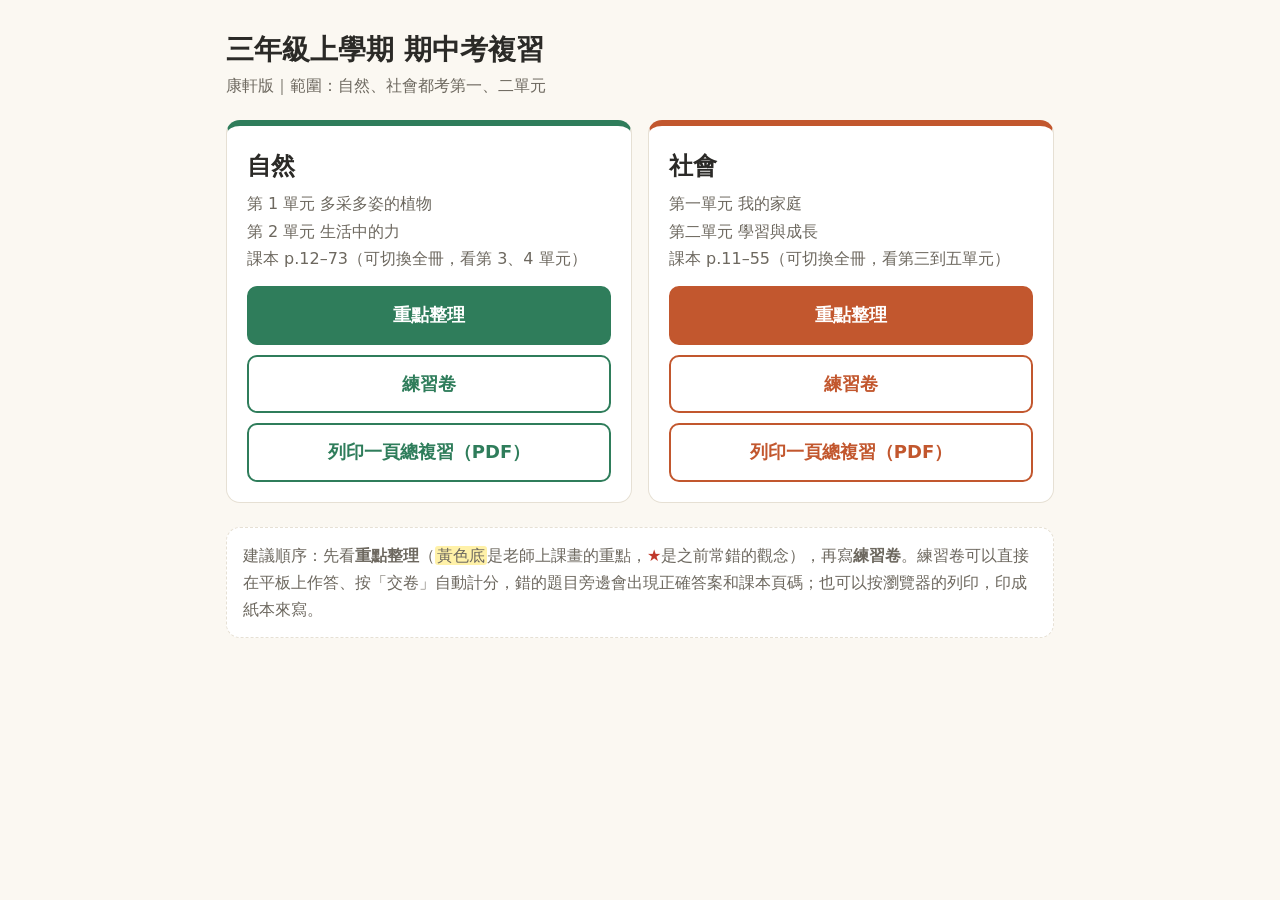
<file: index.html>
<!doctype html>
<html lang="zh-Hant">
<head>
<meta charset="utf-8">
<meta name="viewport" content="width=device-width, initial-scale=1">
<title>三年級上學期 期中考複習</title>
<link rel="stylesheet" href="assets/style.css">
</head>
<body>
<div class="wrap">
  <h1>三年級上學期 期中考複習</h1>
  <p class="sub">康軒版｜範圍：自然、社會都考第一、二單元</p>

  <div class="subjects">
    <section class="subject science">
      <h2>自然</h2>
      <p>第 1 單元 多采多姿的植物<br>第 2 單元 生活中的力<br>課本 p.12–73（可切換全冊，看第 3、4 單元）</p>
      <div class="btns">
        <a class="btn primary" href="science/notes.html">重點整理</a>
        <a class="btn" href="science/quiz.html">練習卷</a>
        <a class="btn" href="print/3A_自然.pdf" target="_blank" rel="noopener">列印一頁總複習（PDF）</a>
      </div>
    </section>
    <section class="subject social">
      <h2>社會</h2>
      <p>第一單元 我的家庭<br>第二單元 學習與成長<br>課本 p.11–55（可切換全冊，看第三到五單元）</p>
      <div class="btns">
        <a class="btn primary" href="social/notes.html">重點整理</a>
        <a class="btn" href="social/quiz.html">練習卷</a>
        <a class="btn" href="print/3A_社會.pdf" target="_blank" rel="noopener">列印一頁總複習（PDF）</a>
      </div>
    </section>
  </div>

  <div class="tip">
    建議順序：先看<b>重點整理</b>（<span class="hl">黃色底</span>是老師上課畫的重點，<span class="star">★</span>是之前常錯的觀念），再寫<b>練習卷</b>。練習卷可以直接在平板上作答、按「交卷」自動計分，錯的題目旁邊會出現正確答案和課本頁碼；也可以按瀏覽器的列印，印成紙本來寫。
  </div>
</div>
</body>
</html>
</file>
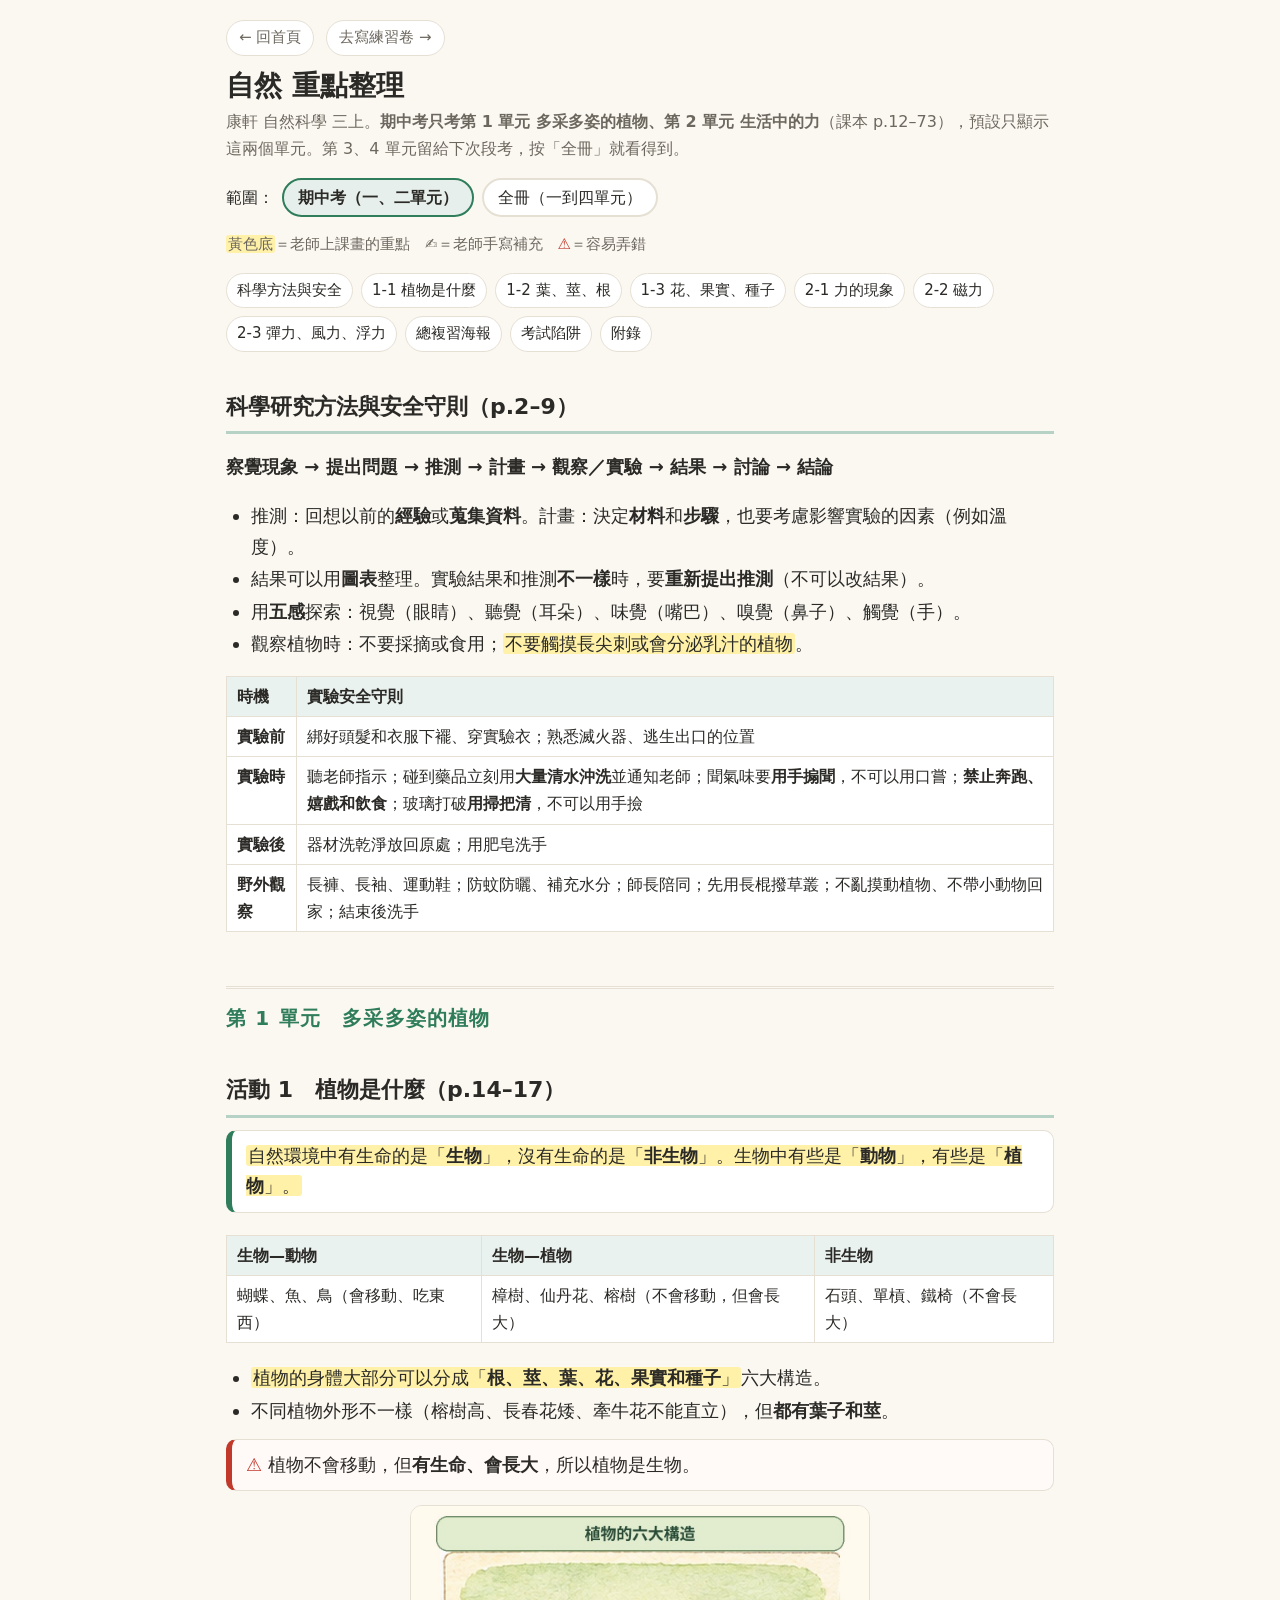
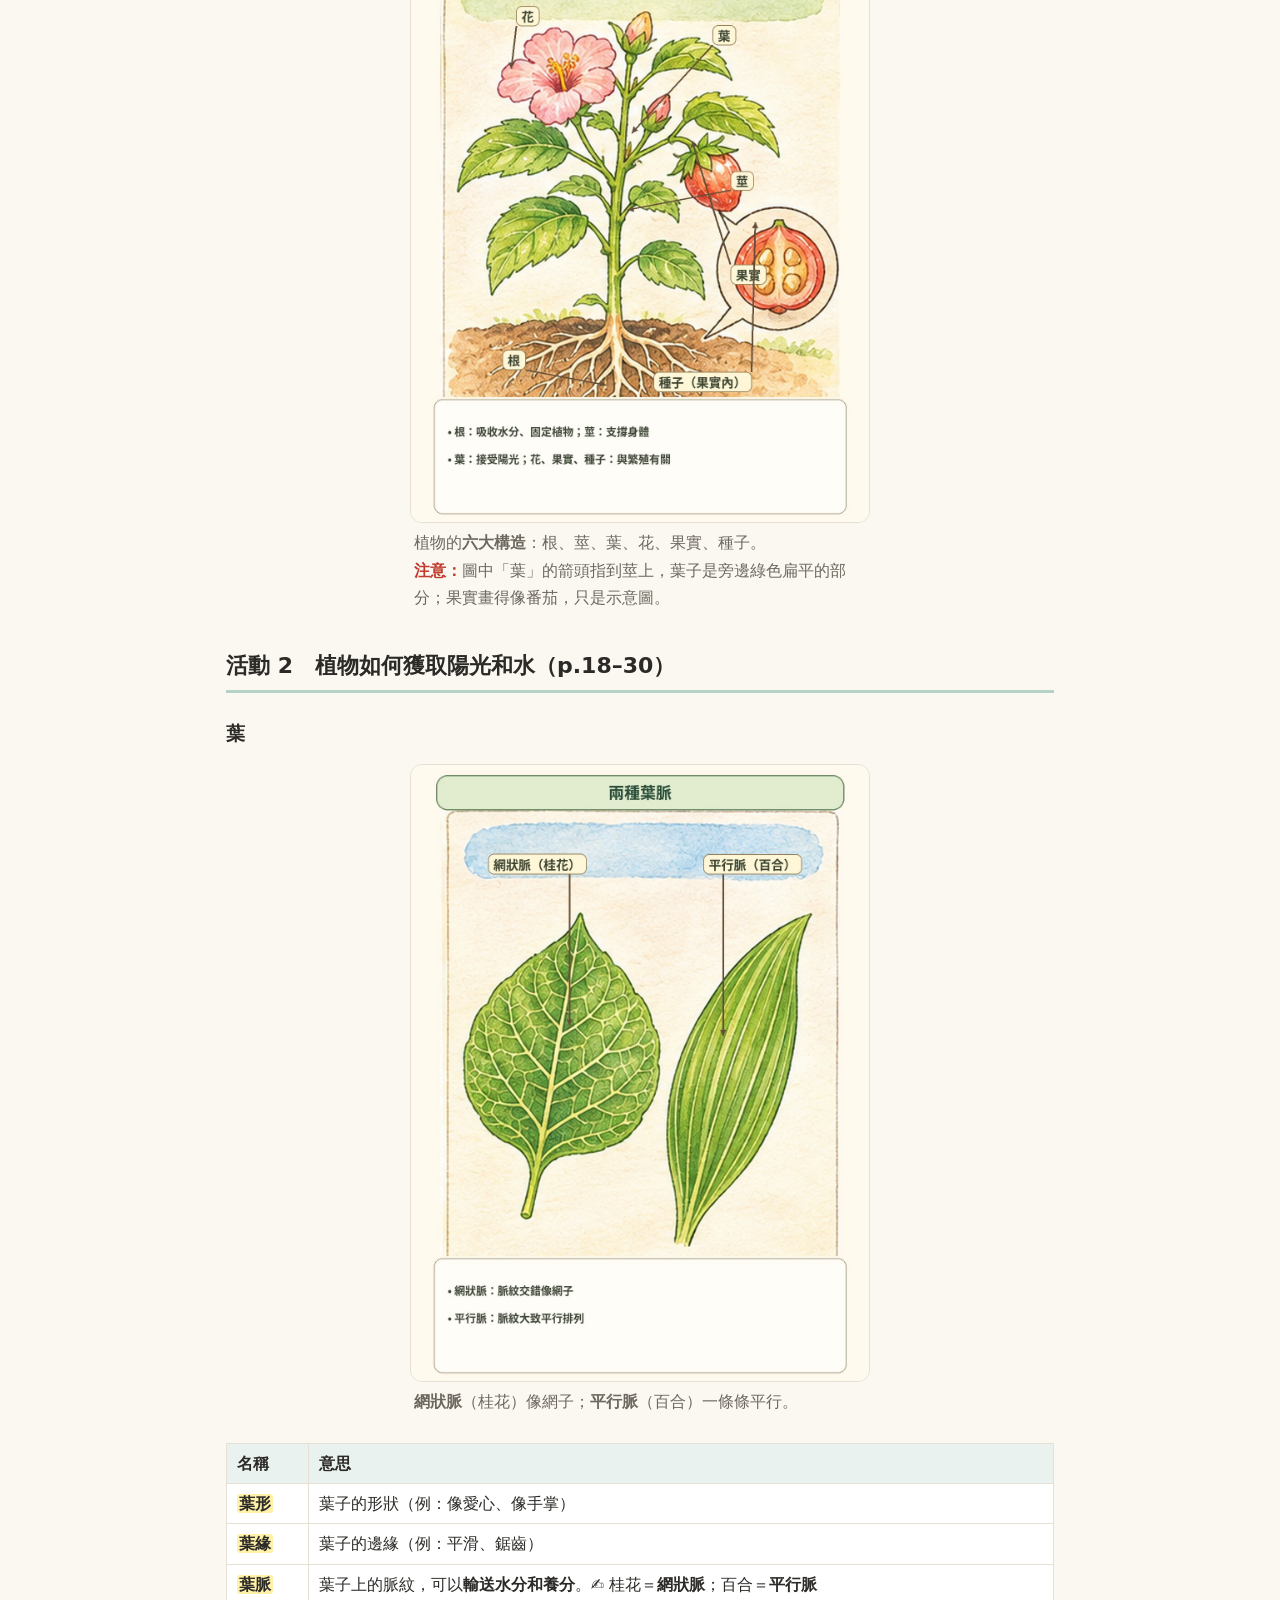
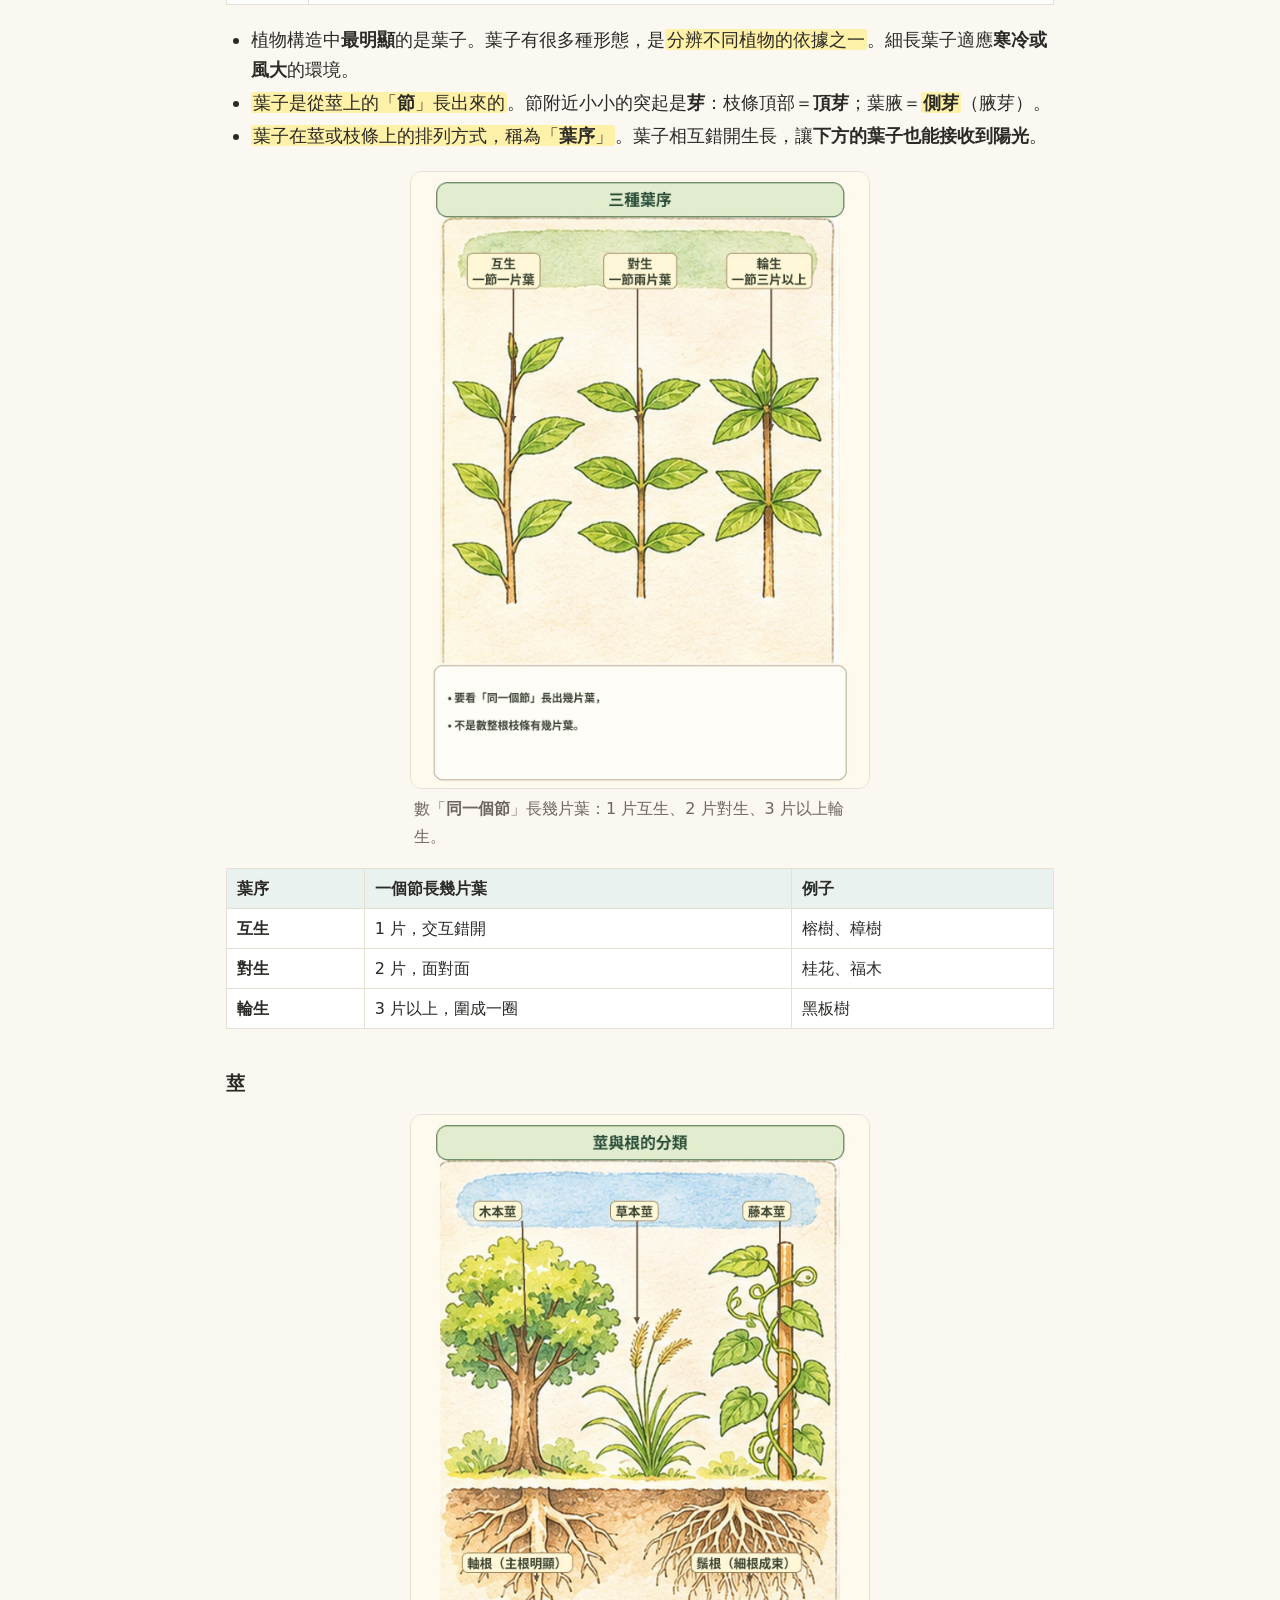
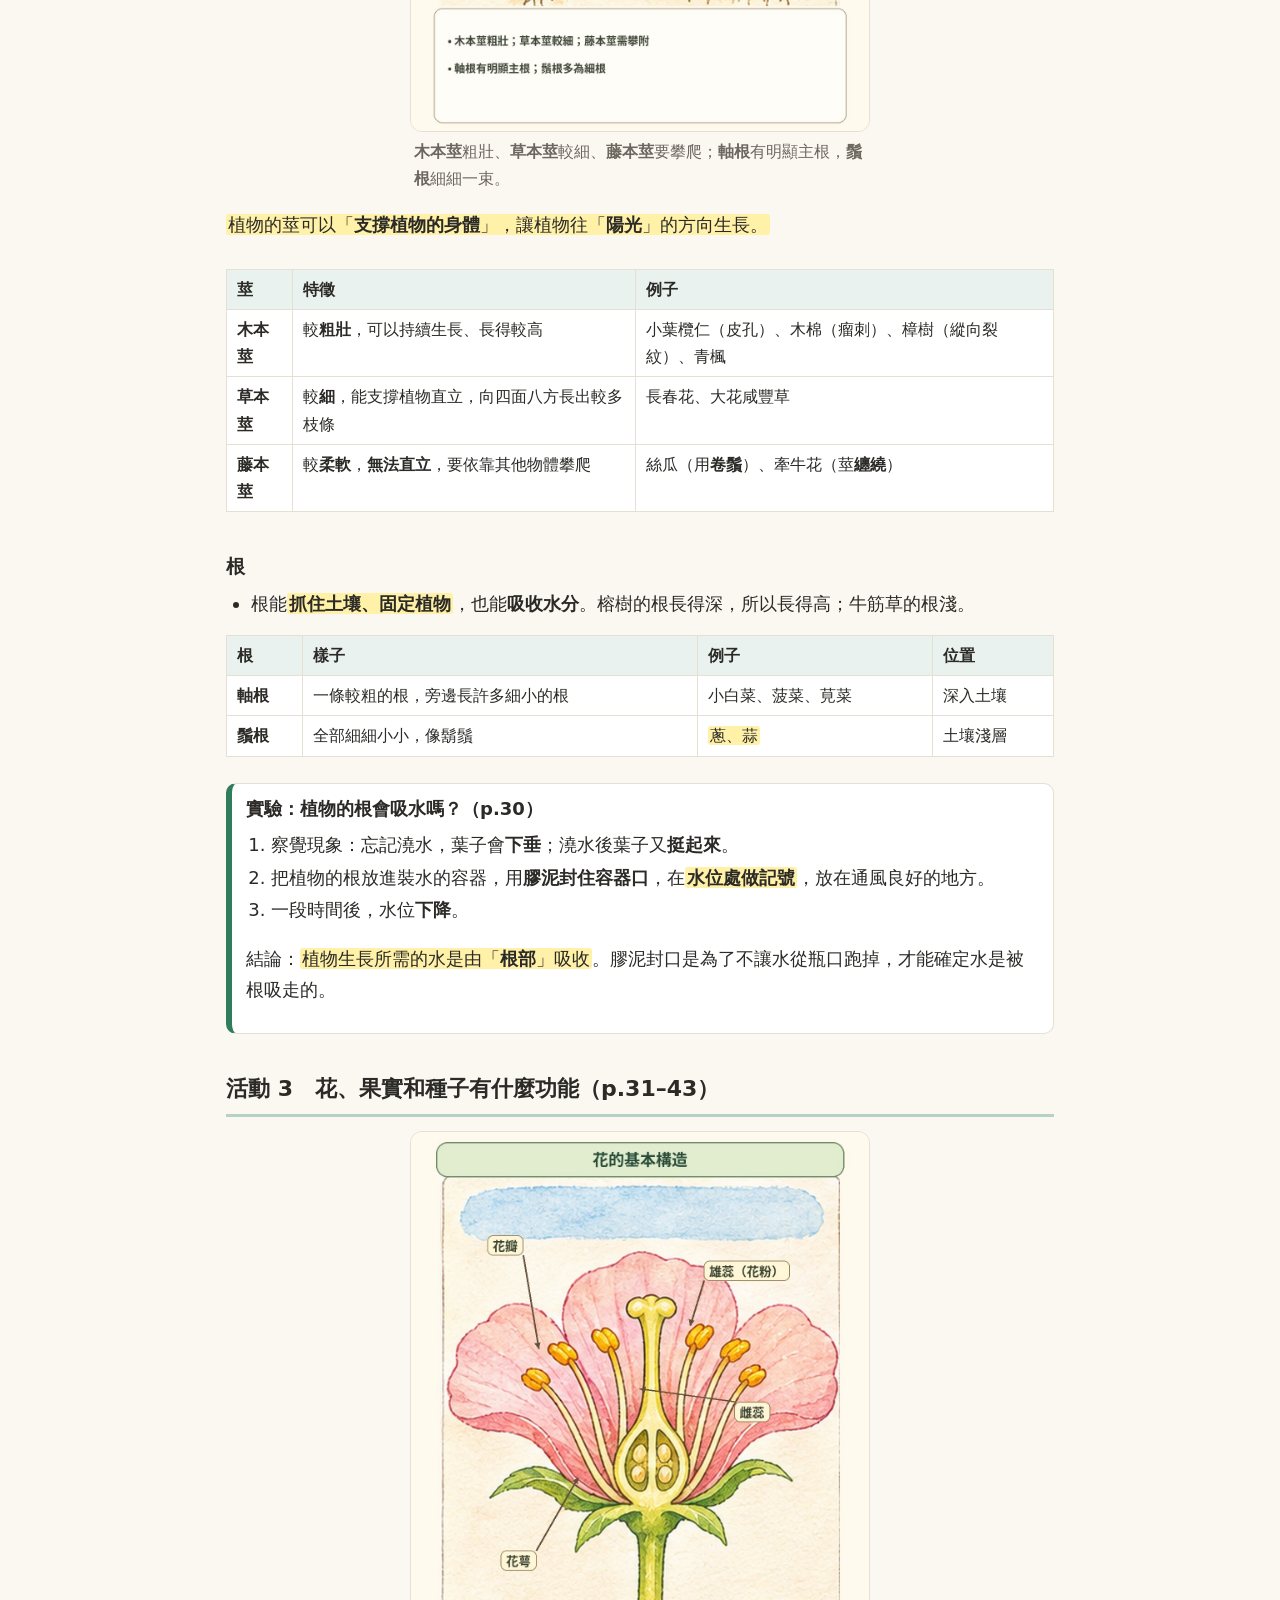
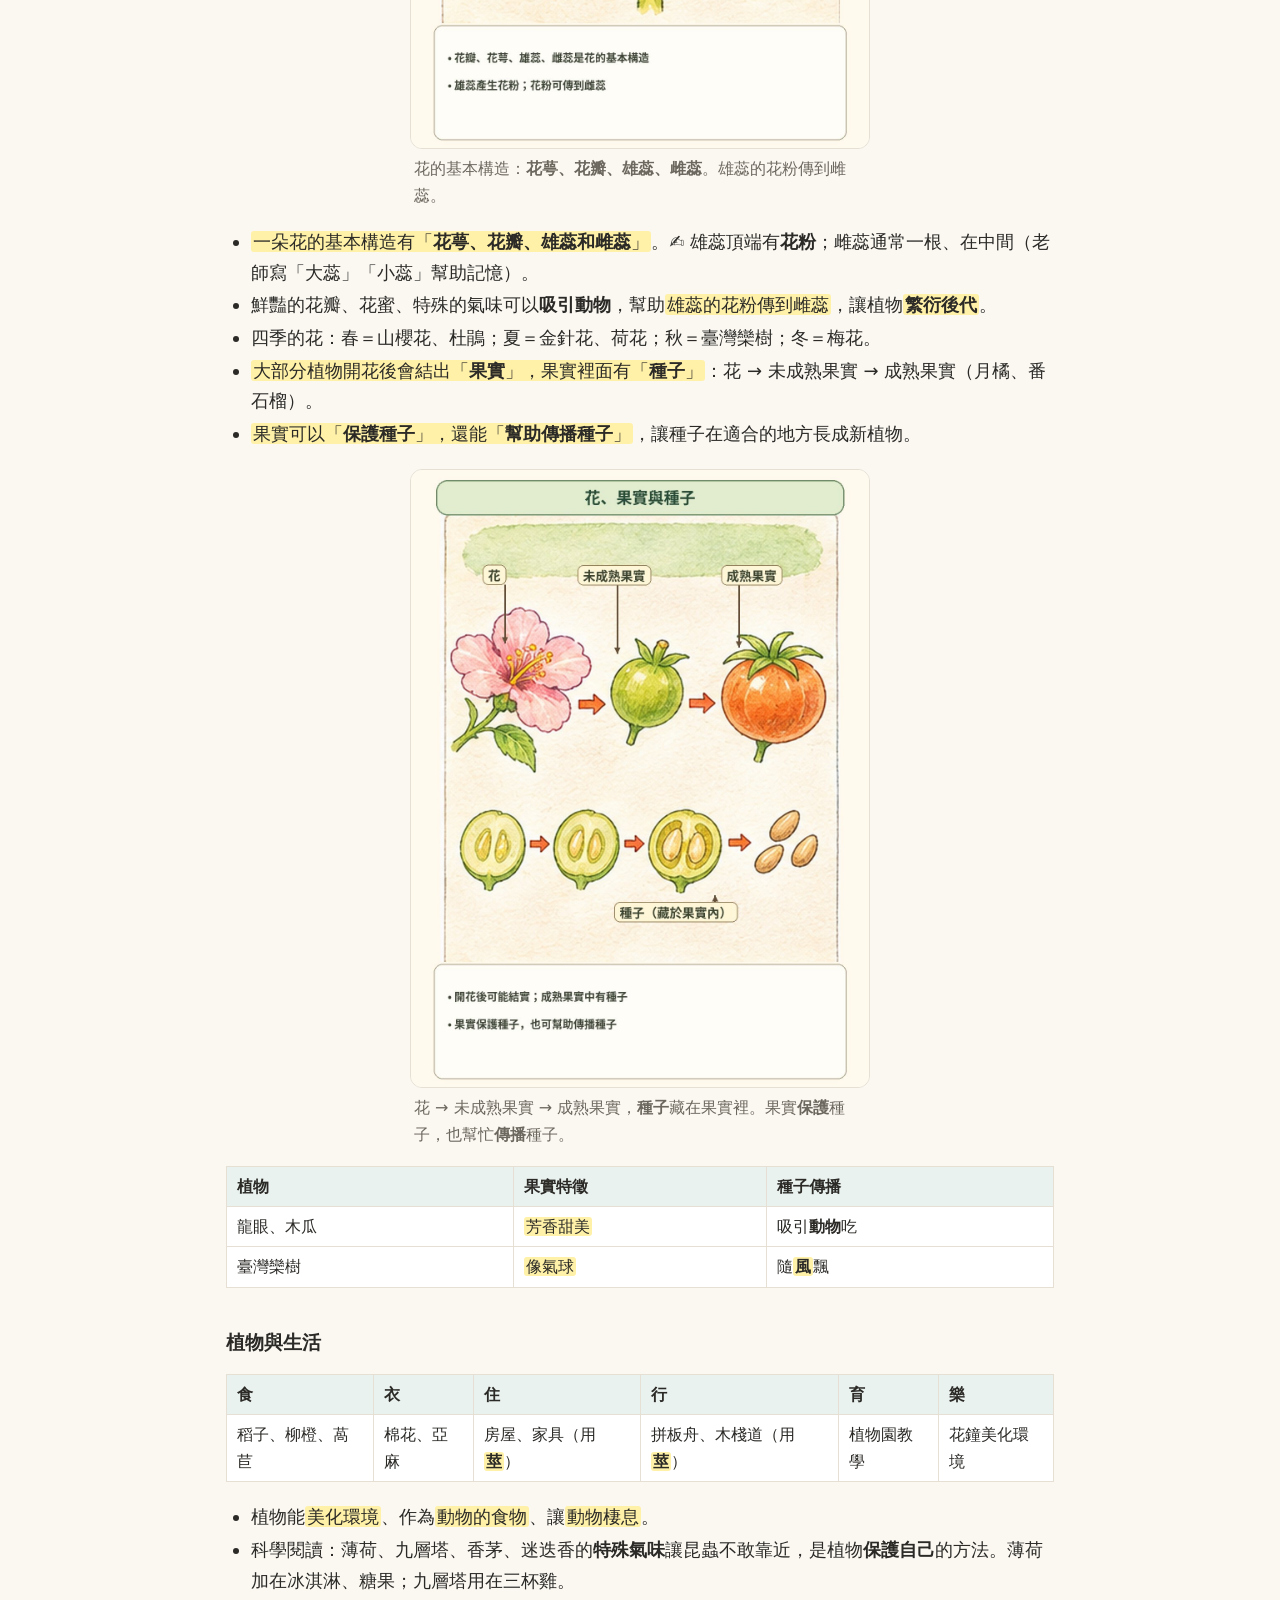
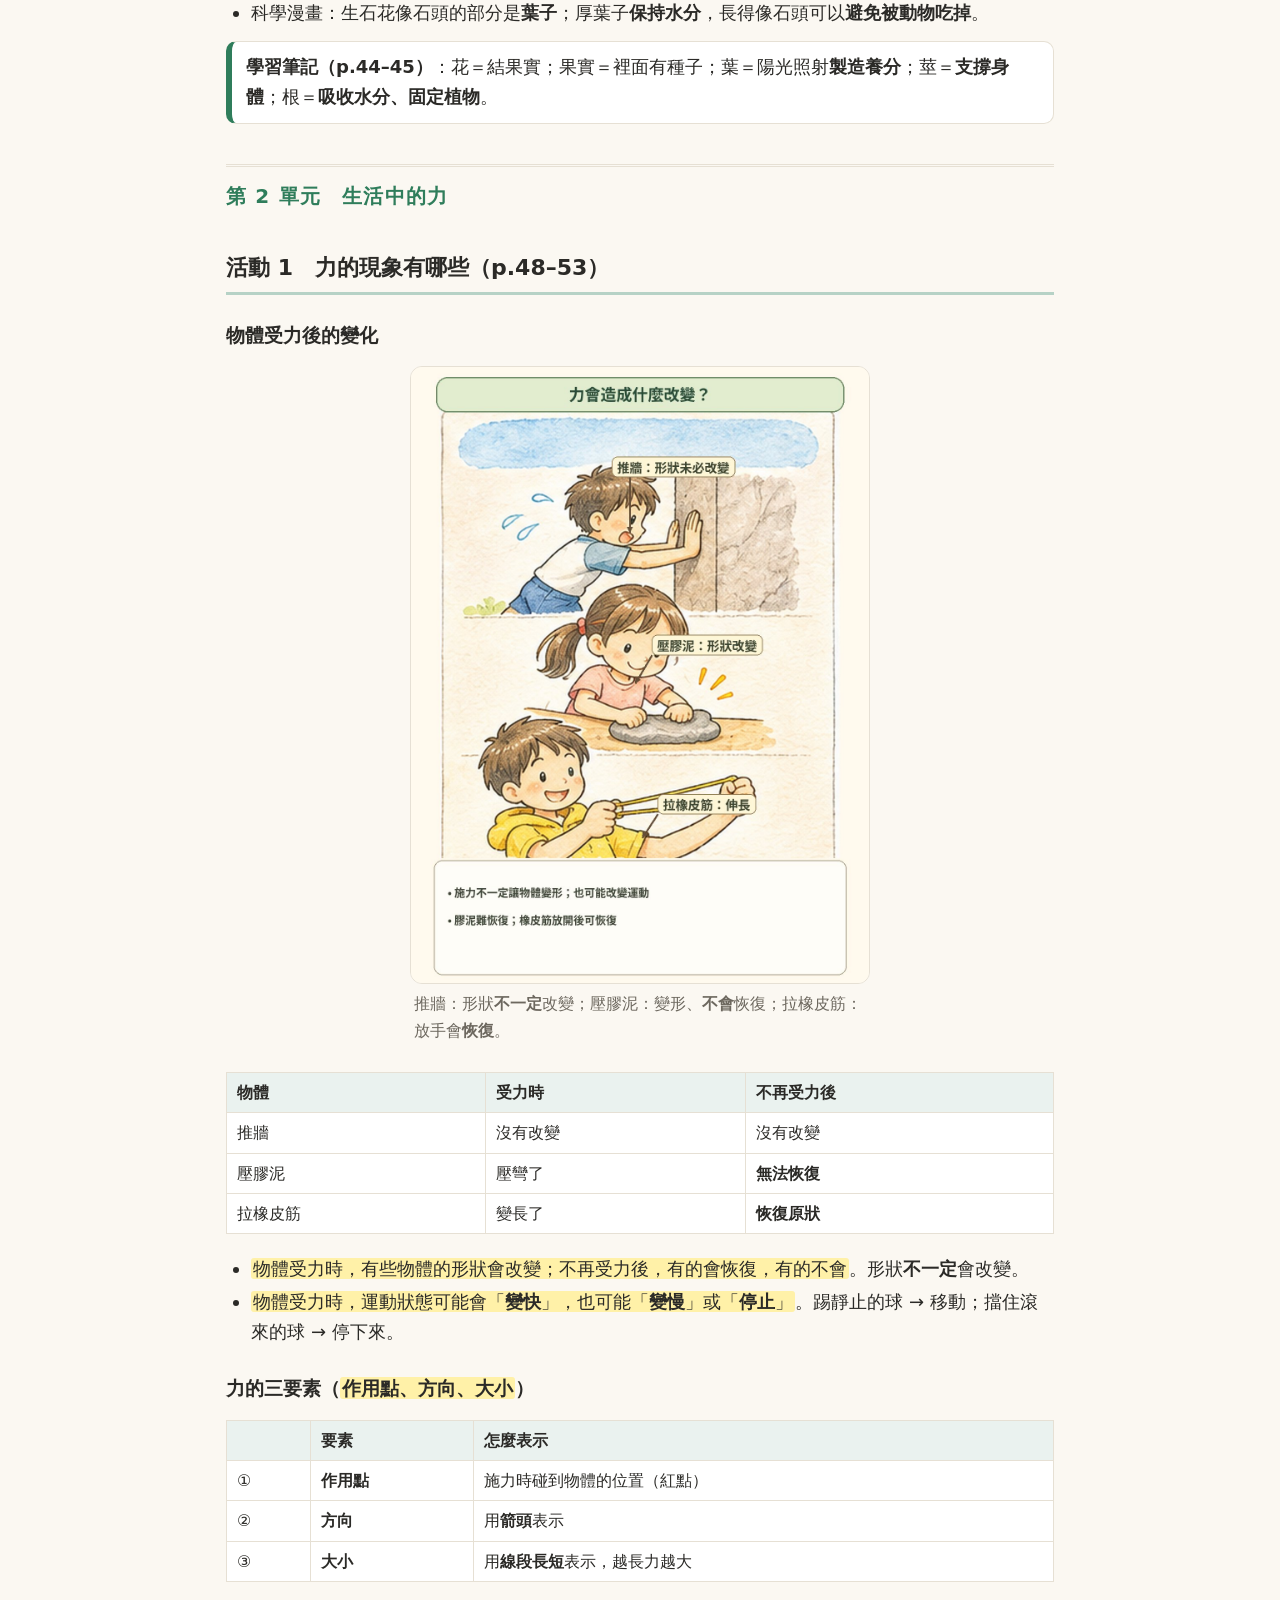
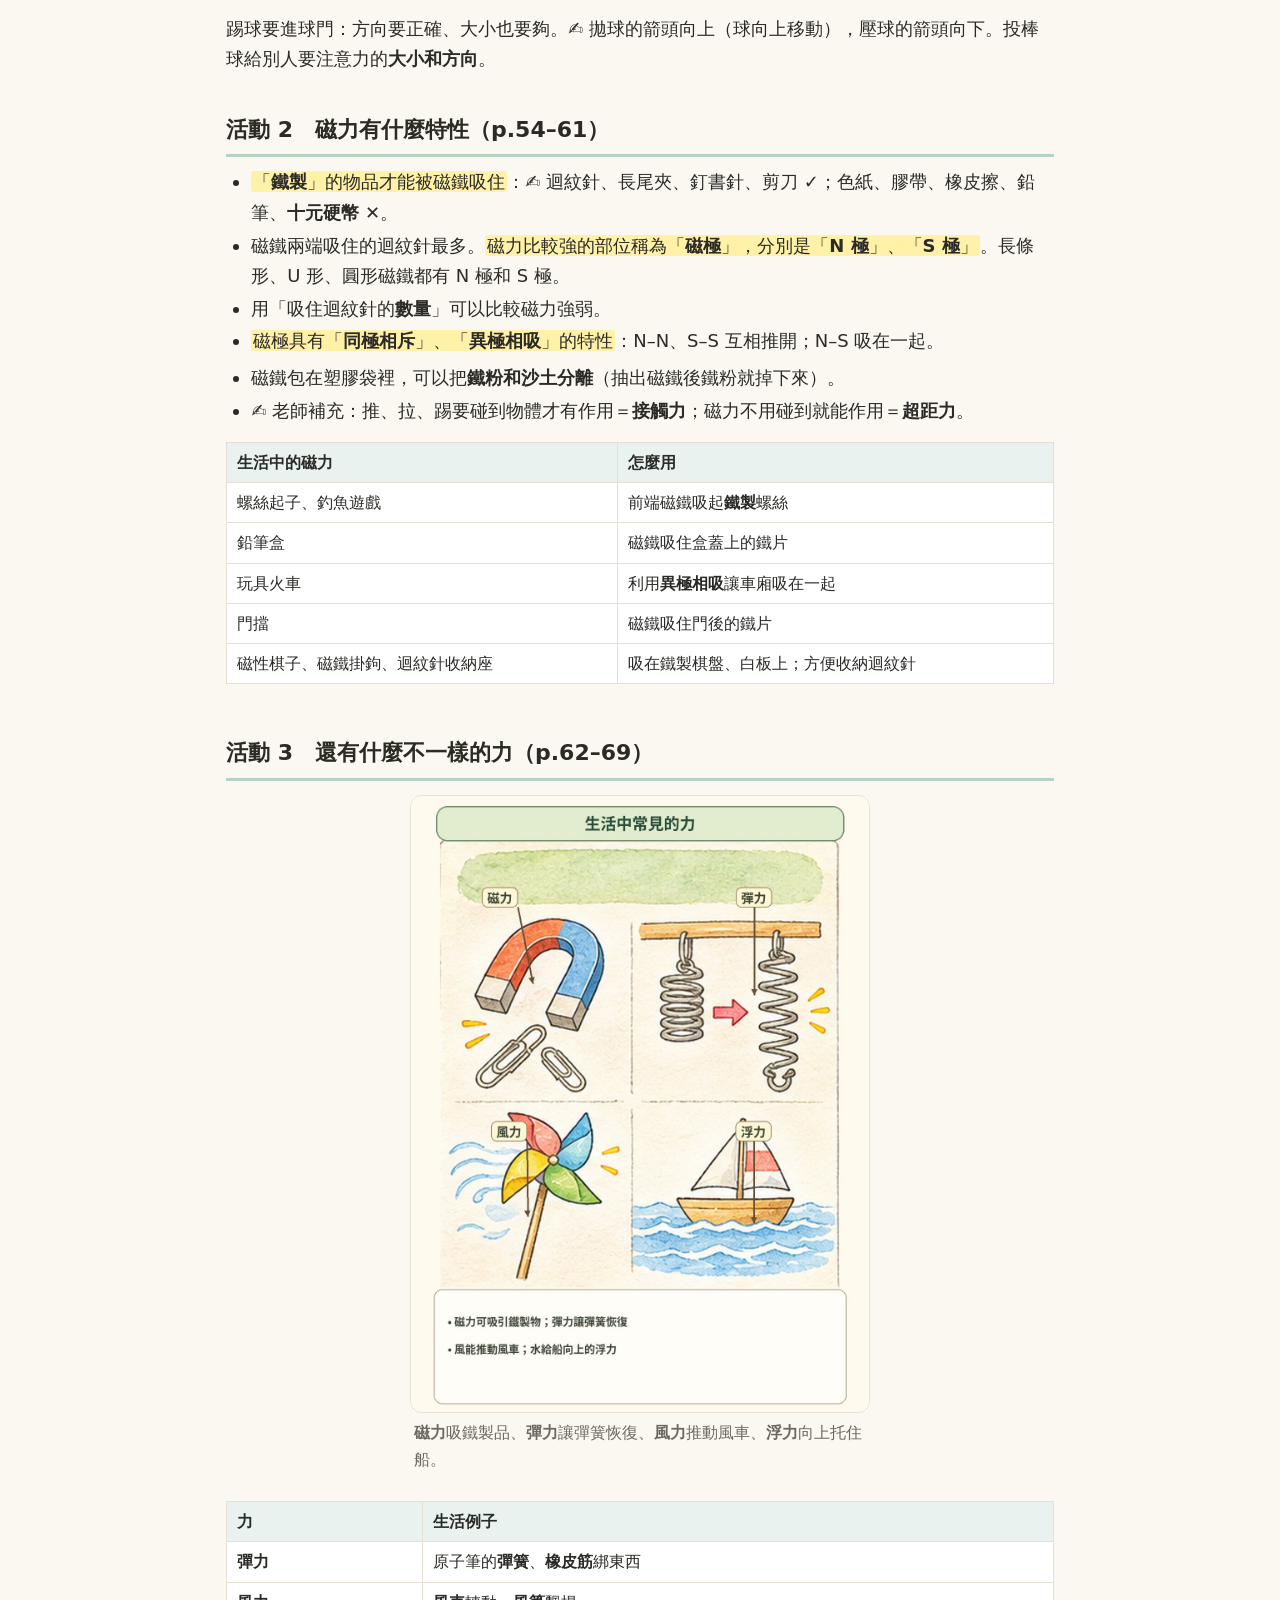
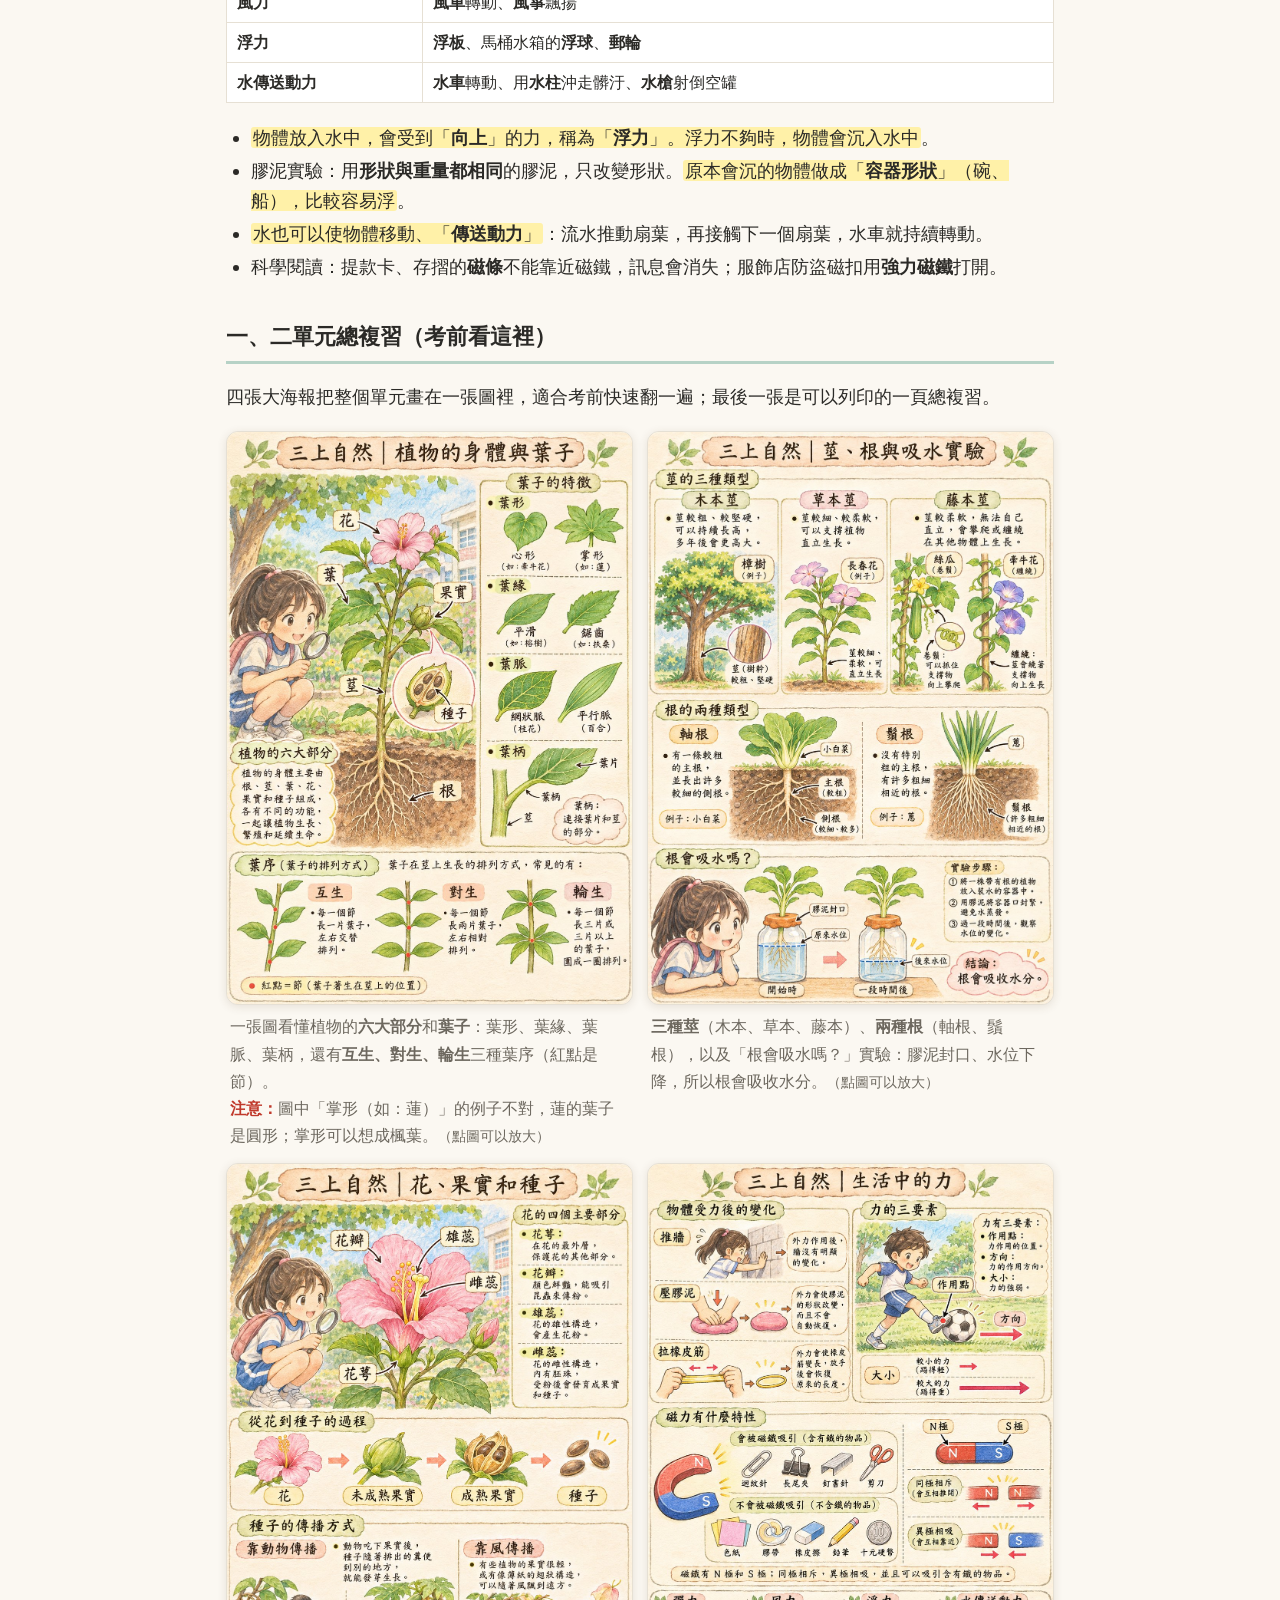
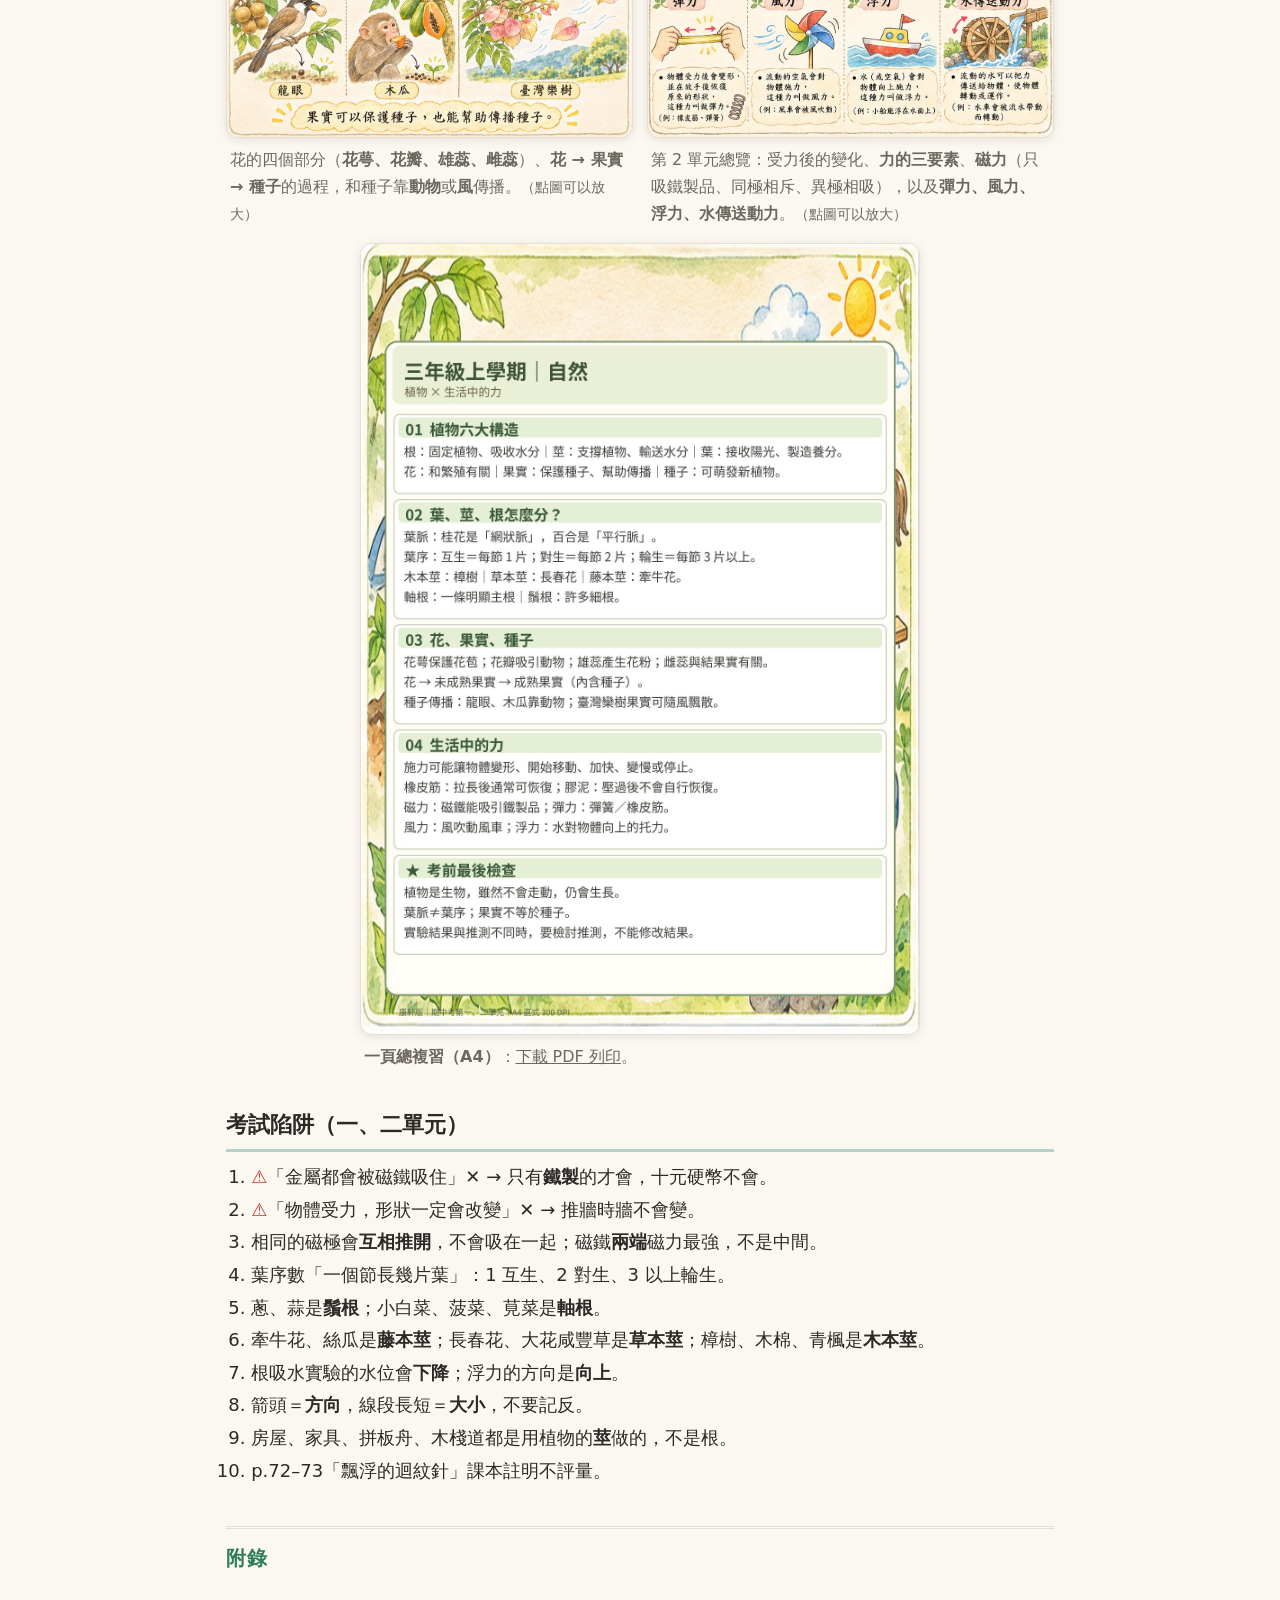
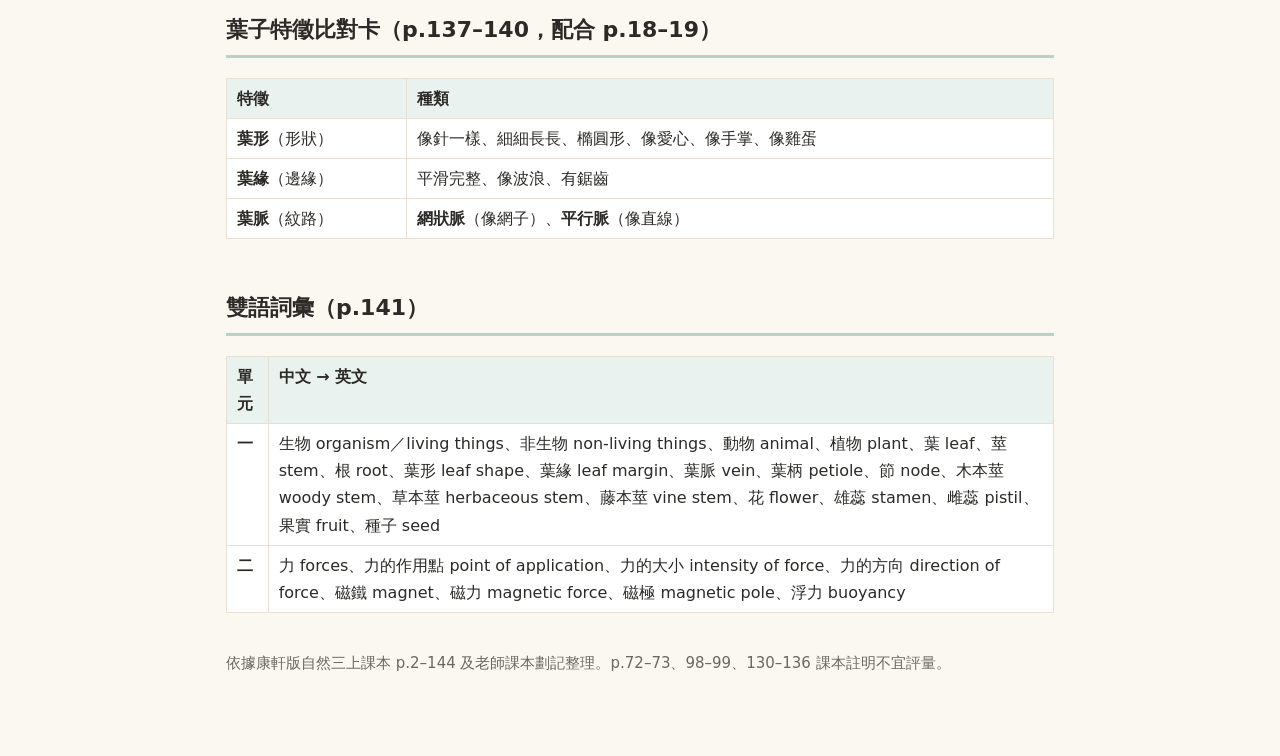
<file: science/notes.html>
<!doctype html>
<html lang="zh-Hant">
<head>
<meta charset="utf-8">
<meta name="viewport" content="width=device-width, initial-scale=1">
<title>自然 重點整理｜三上期中考</title>
<link rel="stylesheet" href="../assets/style.css">
</head>
<body class="science s12">
<div class="wrap notes">
  <header class="top"><a class="home" href="../index.html">← 回首頁</a><a class="home" href="quiz.html">去寫練習卷 →</a></header>
  <h1>自然 重點整理</h1>
  <p class="sub">康軒 自然科學 三上。<b>期中考只考第 1 單元 多采多姿的植物、第 2 單元 生活中的力</b>（課本 p.12–73），預設只顯示這兩個單元。第 3、4 單元留給下次段考，按「全冊」就看得到。</p>
  <div class="scope" role="group" aria-label="範圍"><span>範圍：</span><button type="button" data-s="12" aria-pressed="true">期中考（一、二單元）</button><button type="button" data-s="all" aria-pressed="false">全冊（一到四單元）</button></div>
  <p class="legend"><span class="hl">黃色底</span>＝老師上課畫的重點　✍️＝老師手寫補充　<span class="star">⚠</span>＝容易弄錯</p>
  <nav class="toc">
    <a href="#method">科學方法與安全</a><a href="#u1a1">1-1 植物是什麼</a><a href="#u1a2">1-2 葉、莖、根</a><a href="#u1a3">1-3 花、果實、種子</a>
    <a href="#u2a1">2-1 力的現象</a><a href="#u2a2">2-2 磁力</a><a href="#u2a3">2-3 彈力、風力、浮力</a><a href="#review">總複習海報</a><a href="#traps">考試陷阱</a>
    <a class="later" href="#u3">第 3 單元 空氣</a><a class="later" href="#u4">第 4 單元 廚房</a><a href="#appendix">附錄</a>
  </nav>

  <h2 id="method">科學研究方法與安全守則（p.2–9）</h2>
  <p><b>察覺現象 → 提出問題 → 推測 → 計畫 → 觀察／實驗 → 結果 → 討論 → 結論</b></p>
  <ul>
    <li>推測：回想以前的<b>經驗</b>或<b>蒐集資料</b>。計畫：決定<b>材料</b>和<b>步驟</b>，也要考慮影響實驗的因素（例如溫度）。</li>
    <li>結果可以用<b>圖表</b>整理。實驗結果和推測<b>不一樣</b>時，要<b>重新提出推測</b>（不可以改結果）。</li>
    <li>用<b>五感</b>探索：視覺（眼睛）、聽覺（耳朵）、味覺（嘴巴）、嗅覺（鼻子）、觸覺（手）。</li>
    <li>觀察植物時：不要採摘或食用；<span class="hl">不要觸摸長尖刺或會分泌乳汁的植物</span>。</li>
  </ul>
  <div class="table-scroll"><table>
    <tr><th>時機</th><th>實驗安全守則</th></tr>
    <tr><td><b>實驗前</b></td><td>綁好頭髮和衣服下襬、穿實驗衣；熟悉滅火器、逃生出口的位置</td></tr>
    <tr><td><b>實驗時</b></td><td>聽老師指示；碰到藥品立刻用<b>大量清水沖洗</b>並通知老師；聞氣味要<b>用手搧聞</b>，不可以用口嘗；<b>禁止奔跑、嬉戲和飲食</b>；玻璃打破<b>用掃把清</b>，不可以用手撿</td></tr>
    <tr><td><b>實驗後</b></td><td>器材洗乾淨放回原處；用肥皂洗手</td></tr>
    <tr><td><b>野外觀察</b></td><td>長褲、長袖、運動鞋；防蚊防曬、補充水分；師長陪同；先用長棍撥草叢；不亂摸動植物、不帶小動物回家；結束後洗手</td></tr>
  </table></div>

  <div class="unit">第 1 單元　多采多姿的植物</div>

  <h2 id="u1a1">活動 1　植物是什麼（p.14–17）</h2>
  <div class="box"><span class="hl">自然環境中有生命的是「<b>生物</b>」，沒有生命的是「<b>非生物</b>」。生物中有些是「<b>動物</b>」，有些是「<b>植物</b>」。</span></div>
  <div class="table-scroll"><table>
    <tr><th>生物—動物</th><th>生物—植物</th><th>非生物</th></tr>
    <tr><td>蝴蝶、魚、鳥（會移動、吃東西）</td><td>樟樹、仙丹花、榕樹（不會移動，但會長大）</td><td>石頭、單槓、鐵椅（不會長大）</td></tr>
  </table></div>
  <ul>
    <li><span class="hl">植物的身體大部分可以分成「<b>根、莖、葉、花、果實和種子</b>」</span>六大構造。</li>
    <li>不同植物外形不一樣（榕樹高、長春花矮、牽牛花不能直立），但<b>都有葉子和莖</b>。</li>
  </ul>
  <div class="box warn"><span class="star">⚠</span> 植物不會移動，但<b>有生命、會長大</b>，所以植物是生物。</div>

  <figure class="panel">
    <a href="img/p01-six-parts.jpg" target="_blank" rel="noopener"><img src="img/p01-six-parts.jpg" alt="植物的六大構造：根、莖、葉、花、果實、種子" loading="lazy" width="1100" height="1480"></a>
    <figcaption>植物的<b>六大構造</b>：根、莖、葉、花、果實、種子。<br><span class="star">注意：</span>圖中「葉」的箭頭指到莖上，葉子是旁邊綠色扁平的部分；果實畫得像番茄，只是示意圖。</figcaption>
  </figure>

  <h2 id="u1a2">活動 2　植物如何獲取陽光和水（p.18–30）</h2>
  <h3>葉</h3>
  <figure class="panel">
    <a href="img/p02-leaf-veins.jpg" target="_blank" rel="noopener"><img src="img/p02-leaf-veins.jpg" alt="兩種葉脈：網狀脈（桂花）、平行脈（百合）" loading="lazy" width="1100" height="1480"></a>
    <figcaption><b>網狀脈</b>（桂花）像網子；<b>平行脈</b>（百合）一條條平行。</figcaption>
  </figure>
  <div class="table-scroll"><table>
    <tr><th>名稱</th><th>意思</th></tr>
    <tr><td><span class="hl"><b>葉形</b></span></td><td>葉子的形狀（例：像愛心、像手掌）</td></tr>
    <tr><td><span class="hl"><b>葉緣</b></span></td><td>葉子的邊緣（例：平滑、鋸齒）</td></tr>
    <tr><td><span class="hl"><b>葉脈</b></span></td><td>葉子上的脈紋，可以<b>輸送水分和養分</b>。✍️ 桂花＝<b>網狀脈</b>；百合＝<b>平行脈</b></td></tr>
  </table></div>
  <ul>
    <li>植物構造中<b>最明顯</b>的是葉子。葉子有很多種形態，是<span class="hl">分辨不同植物的依據之一</span>。細長葉子適應<b>寒冷或風大</b>的環境。</li>
    <li><span class="hl">葉子是從莖上的「<b>節</b>」長出來的</span>。節附近小小的突起是<b>芽</b>：枝條頂部＝<b>頂芽</b>；葉腋＝<span class="hl"><b>側芽</b></span>（腋芽）。</li>
    <li><span class="hl">葉子在莖或枝條上的排列方式，稱為「<b>葉序</b>」</span>。葉子相互錯開生長，讓<b>下方的葉子也能接收到陽光</b>。</li>
  </ul>
  <div class="table-scroll"><table>
  <figure class="panel">
    <a href="img/p03-leaf-arrangement.jpg" target="_blank" rel="noopener"><img src="img/p03-leaf-arrangement.jpg" alt="三種葉序：互生一節一片葉，對生一節兩片葉，輪生一節三片以上" loading="lazy" width="1100" height="1480"></a>
    <figcaption>數「<b>同一個節</b>」長幾片葉：1 片互生、2 片對生、3 片以上輪生。</figcaption>
  </figure>
    <tr><th>葉序</th><th>一個節長幾片葉</th><th>例子</th></tr>
    <tr><td><b>互生</b></td><td>1 片，交互錯開</td><td>榕樹、樟樹</td></tr>
    <tr><td><b>對生</b></td><td>2 片，面對面</td><td>桂花、福木</td></tr>
    <tr><td><b>輪生</b></td><td>3 片以上，圍成一圈</td><td>黑板樹</td></tr>
  </table></div>
  <h3>莖</h3>
  <figure class="panel">
    <a href="img/p04-stem-root.jpg" target="_blank" rel="noopener"><img src="img/p04-stem-root.jpg" alt="莖與根的分類：木本莖、草本莖、藤本莖；軸根、鬚根" loading="lazy" width="1100" height="1480"></a>
    <figcaption><b>木本莖</b>粗壯、<b>草本莖</b>較細、<b>藤本莖</b>要攀爬；<b>軸根</b>有明顯主根，<b>鬚根</b>細細一束。</figcaption>
  </figure>
  <p><span class="hl">植物的莖可以「<b>支撐植物的身體</b>」，讓植物往「<b>陽光</b>」的方向生長。</span></p>
  <div class="table-scroll"><table>
    <tr><th>莖</th><th>特徵</th><th>例子</th></tr>
    <tr><td><b>木本莖</b></td><td>較<b>粗壯</b>，可以持續生長、長得較高</td><td>小葉欖仁（皮孔）、木棉（瘤刺）、樟樹（縱向裂紋）、青楓</td></tr>
    <tr><td><b>草本莖</b></td><td>較<b>細</b>，能支撐植物直立，向四面八方長出較多枝條</td><td>長春花、大花咸豐草</td></tr>
    <tr><td><b>藤本莖</b></td><td>較<b>柔軟</b>，<b>無法直立</b>，要依靠其他物體攀爬</td><td>絲瓜（用<b>卷鬚</b>）、牽牛花（莖<b>纏繞</b>）</td></tr>
  </table></div>
  <h3>根</h3>
  <ul>
    <li>根能<span class="hl"><b>抓住土壤、固定植物</b></span>，也能<b>吸收水分</b>。榕樹的根長得深，所以長得高；牛筋草的根淺。</li>
  </ul>
  <div class="table-scroll"><table>
    <tr><th>根</th><th>樣子</th><th>例子</th><th>位置</th></tr>
    <tr><td><b>軸根</b></td><td>一條較粗的根，旁邊長許多細小的根</td><td>小白菜、菠菜、莧菜</td><td>深入土壤</td></tr>
    <tr><td><b>鬚根</b></td><td>全部細細小小，像鬍鬚</td><td><span class="hl">蔥、蒜</span></td><td>土壤淺層</td></tr>
  </table></div>
  <div class="box">
    <b>實驗：植物的根會吸水嗎？（p.30）</b>
    <ol>
      <li>察覺現象：忘記澆水，葉子會<b>下垂</b>；澆水後葉子又<b>挺起來</b>。</li>
      <li>把植物的根放進裝水的容器，用<b>膠泥封住容器口</b>，在<span class="hl"><b>水位處做記號</b></span>，放在通風良好的地方。</li>
      <li>一段時間後，水位<b>下降</b>。</li>
    </ol>
    <p>結論：<span class="hl">植物生長所需的水是由「<b>根部</b>」吸收</span>。膠泥封口是為了不讓水從瓶口跑掉，才能確定水是被根吸走的。</p>
  </div>

  <h2 id="u1a3">活動 3　花、果實和種子有什麼功能（p.31–43）</h2>
  <figure class="panel">
    <a href="img/p05-flower-parts.jpg" target="_blank" rel="noopener"><img src="img/p05-flower-parts.jpg" alt="花的基本構造：花瓣、花萼、雄蕊、雌蕊" loading="lazy" width="1100" height="1480"></a>
    <figcaption>花的基本構造：<b>花萼、花瓣、雄蕊、雌蕊</b>。雄蕊的花粉傳到雌蕊。</figcaption>
  </figure>
  <ul>
    <li><span class="hl">一朵花的基本構造有「<b>花萼、花瓣、雄蕊和雌蕊</b>」</span>。✍️ 雄蕊頂端有<b>花粉</b>；雌蕊通常一根、在中間（老師寫「大蕊」「小蕊」幫助記憶）。</li>
    <li>鮮豔的花瓣、花蜜、特殊的氣味可以<b>吸引動物</b>，幫助<span class="hl">雄蕊的花粉傳到雌蕊</span>，讓植物<span class="hl"><b>繁衍後代</b></span>。</li>
    <li>四季的花：春＝山櫻花、杜鵑；夏＝金針花、荷花；秋＝臺灣欒樹；冬＝梅花。</li>
    <li><span class="hl">大部分植物開花後會結出「<b>果實</b>」，果實裡面有「<b>種子</b>」</span>：花 → 未成熟果實 → 成熟果實（月橘、番石榴）。</li>
    <li><span class="hl">果實可以「<b>保護種子</b>」，還能「<b>幫助傳播種子</b>」</span>，讓種子在適合的地方長成新植物。</li>
  </ul>
  <div class="table-scroll"><table>
  <figure class="panel">
    <a href="img/p06-flower-fruit-seed.jpg" target="_blank" rel="noopener"><img src="img/p06-flower-fruit-seed.jpg" alt="花、未成熟果實、成熟果實，種子藏在果實內" loading="lazy" width="1100" height="1480"></a>
    <figcaption>花 → 未成熟果實 → 成熟果實，<b>種子</b>藏在果實裡。果實<b>保護</b>種子，也幫忙<b>傳播</b>種子。</figcaption>
  </figure>
    <tr><th>植物</th><th>果實特徵</th><th>種子傳播</th></tr>
    <tr><td>龍眼、木瓜</td><td><span class="hl">芳香甜美</span></td><td>吸引<b>動物</b>吃</td></tr>
    <tr><td>臺灣欒樹</td><td><span class="hl">像氣球</span></td><td>隨<span class="hl"><b>風</b></span>飄</td></tr>
  </table></div>
  <h3>植物與生活</h3>
  <div class="table-scroll"><table>
    <tr><th>食</th><th>衣</th><th>住</th><th>行</th><th>育</th><th>樂</th></tr>
    <tr><td>稻子、柳橙、萵苣</td><td>棉花、亞麻</td><td>房屋、家具（用<span class="hl"><b>莖</b></span>）</td><td>拼板舟、木棧道（用<span class="hl"><b>莖</b></span>）</td><td>植物園教學</td><td>花鐘美化環境</td></tr>
  </table></div>
  <ul>
    <li>植物能<span class="hl">美化環境</span>、作為<span class="hl">動物的食物</span>、讓<span class="hl">動物棲息</span>。</li>
    <li>科學閱讀：薄荷、九層塔、香茅、迷迭香的<b>特殊氣味</b>讓昆蟲不敢靠近，是植物<b>保護自己</b>的方法。薄荷加在冰淇淋、糖果；九層塔用在三杯雞。</li>
    <li>科學漫畫：生石花像石頭的部分是<b>葉子</b>；厚葉子<b>保持水分</b>，長得像石頭可以<b>避免被動物吃掉</b>。</li>
  </ul>
  <div class="box">
    <b>學習筆記（p.44–45）</b>：花＝結果實；果實＝裡面有種子；葉＝陽光照射<b>製造養分</b>；莖＝<b>支撐身體</b>；根＝<b>吸收水分、固定植物</b>。
  </div>

  <div class="unit">第 2 單元　生活中的力</div>

  <h2 id="u2a1">活動 1　力的現象有哪些（p.48–53）</h2>
  <h3>物體受力後的變化</h3>
  <figure class="panel">
    <a href="img/p07-force-changes.jpg" target="_blank" rel="noopener"><img src="img/p07-force-changes.jpg" alt="力會造成什麼改變：推牆、壓膠泥、拉橡皮筋" loading="lazy" width="1100" height="1480"></a>
    <figcaption>推牆：形狀<b>不一定</b>改變；壓膠泥：變形、<b>不會</b>恢復；拉橡皮筋：放手會<b>恢復</b>。</figcaption>
  </figure>
  <div class="table-scroll"><table>
    <tr><th>物體</th><th>受力時</th><th>不再受力後</th></tr>
    <tr><td>推牆</td><td>沒有改變</td><td>沒有改變</td></tr>
    <tr><td>壓膠泥</td><td>壓彎了</td><td><b>無法恢復</b></td></tr>
    <tr><td>拉橡皮筋</td><td>變長了</td><td><b>恢復原狀</b></td></tr>
  </table></div>
  <ul>
    <li><span class="hl">物體受力時，有些物體的形狀會改變；不再受力後，有的會恢復，有的不會</span>。形狀<b>不一定</b>會改變。</li>
    <li><span class="hl">物體受力時，運動狀態可能會「<b>變快</b>」，也可能「<b>變慢</b>」或「<b>停止</b>」</span>。踢靜止的球 → 移動；擋住滾來的球 → 停下來。</li>
  </ul>
  <h3>力的三要素（<span class="hl">作用點、方向、大小</span>）</h3>
  <div class="table-scroll"><table>
    <tr><th></th><th>要素</th><th>怎麼表示</th></tr>
    <tr><td>①</td><td><b>作用點</b></td><td>施力時碰到物體的位置（紅點）</td></tr>
    <tr><td>②</td><td><b>方向</b></td><td>用<b>箭頭</b>表示</td></tr>
    <tr><td>③</td><td><b>大小</b></td><td>用<b>線段長短</b>表示，越長力越大</td></tr>
  </table></div>
  <p>踢球要進球門：方向要正確、大小也要夠。✍️ 拋球的箭頭向上（球向上移動），壓球的箭頭向下。投棒球給別人要注意力的<b>大小和方向</b>。</p>

  <h2 id="u2a2">活動 2　磁力有什麼特性（p.54–61）</h2>
  <ul>
    <li><span class="hl">「<b>鐵製</b>」的物品才能被磁鐵吸住</span>：✍️ 迴紋針、長尾夾、釘書針、剪刀 ✓；色紙、膠帶、橡皮擦、鉛筆、<b>十元硬幣</b> ✕。</li>
    <li>磁鐵兩端吸住的迴紋針最多。<span class="hl">磁力比較強的部位稱為「<b>磁極</b>」，分別是「<b>N 極</b>」、「<b>S 極</b>」</span>。長條形、U 形、圓形磁鐵都有 N 極和 S 極。</li>
    <li>用「吸住迴紋針的<b>數量</b>」可以比較磁力強弱。</li>
    <li><span class="hl">磁極具有「<b>同極相斥</b>」、「<b>異極相吸</b>」的特性</span>：N–N、S–S 互相推開；N–S 吸在一起。</li>
  </ul>
  <ul>
    <li>磁鐵包在塑膠袋裡，可以把<b>鐵粉和沙土分離</b>（抽出磁鐵後鐵粉就掉下來）。</li>
    <li>✍️ 老師補充：推、拉、踢要碰到物體才有作用＝<b>接觸力</b>；磁力不用碰到就能作用＝<b>超距力</b>。</li>
  </ul>
  <div class="table-scroll"><table>
    <tr><th>生活中的磁力</th><th>怎麼用</th></tr>
    <tr><td>螺絲起子、釣魚遊戲</td><td>前端磁鐵吸起<b>鐵製</b>螺絲</td></tr>
    <tr><td>鉛筆盒</td><td>磁鐵吸住盒蓋上的鐵片</td></tr>
    <tr><td>玩具火車</td><td>利用<b>異極相吸</b>讓車廂吸在一起</td></tr>
    <tr><td>門擋</td><td>磁鐵吸住門後的鐵片</td></tr>
    <tr><td>磁性棋子、磁鐵掛鉤、迴紋針收納座</td><td>吸在鐵製棋盤、白板上；方便收納迴紋針</td></tr>
  </table></div>

  <h2 id="u2a3">活動 3　還有什麼不一樣的力（p.62–69）</h2>
  <figure class="panel">
    <a href="img/p08-everyday-forces.jpg" target="_blank" rel="noopener"><img src="img/p08-everyday-forces.jpg" alt="生活中常見的力：磁力、彈力、風力、浮力" loading="lazy" width="1100" height="1480"></a>
    <figcaption><b>磁力</b>吸鐵製品、<b>彈力</b>讓彈簧恢復、<b>風力</b>推動風車、<b>浮力</b>向上托住船。</figcaption>
  </figure>
  <div class="table-scroll"><table>
    <tr><th>力</th><th>生活例子</th></tr>
    <tr><td><b>彈力</b></td><td>原子筆的<b>彈簧</b>、<b>橡皮筋</b>綁東西</td></tr>
    <tr><td><b>風力</b></td><td><b>風車</b>轉動、<b>風箏</b>飄揚</td></tr>
    <tr><td><b>浮力</b></td><td><b>浮板</b>、馬桶水箱的<b>浮球</b>、<b>郵輪</b></td></tr>
    <tr><td><b>水傳送動力</b></td><td><b>水車</b>轉動、用<b>水柱</b>沖走髒汙、<b>水槍</b>射倒空罐</td></tr>
  </table></div>
  <ul>
    <li><span class="hl">物體放入水中，會受到「<b>向上</b>」的力，稱為「<b>浮力</b>」。浮力不夠時，物體會沉入水中</span>。</li>
    <li>膠泥實驗：用<b>形狀與重量都相同</b>的膠泥，只改變形狀。<span class="hl">原本會沉的物體做成「<b>容器形狀</b>」（碗、船），比較容易浮</span>。</li>
    <li><span class="hl">水也可以使物體移動、「<b>傳送動力</b>」</span>：流水推動扇葉，再接觸下一個扇葉，水車就持續轉動。</li>
    <li>科學閱讀：提款卡、存摺的<b>磁條</b>不能靠近磁鐵，訊息會消失；服飾店防盜磁扣用<b>強力磁鐵</b>打開。</li>
  </ul>

  <h2 id="review">一、二單元總複習（考前看這裡）</h2>
  <p>四張大海報把整個單元畫在一張圖裡，適合考前快速翻一遍；最後一張是可以列印的一頁總複習。</p>
  <div class="poster-grid">
  <figure class="poster">
    <a href="img/3a_01-plant-body-leaf.jpg" target="_blank" rel="noopener"><img src="img/3a_01-plant-body-leaf.jpg" alt="植物的身體與葉子：植物的六大部分（根、莖、葉、花、果實、種子），葉形、葉緣、葉脈、葉柄，以及互生、對生、輪生三種葉序" loading="lazy" width="1055" height="1491"></a>
    <figcaption>一張圖看懂植物的<b>六大部分</b>和<b>葉子</b>：葉形、葉緣、葉脈、葉柄，還有<b>互生、對生、輪生</b>三種葉序（紅點是節）。<br><span class="star">注意：</span>圖中「掌形（如：蓮）」的例子不對，蓮的葉子是圓形；掌形可以想成楓葉。<span class="zoom-hint">（點圖可以放大）</span></figcaption>
  </figure>
  <figure class="poster">
    <a href="img/3a_02-stem-root-water.jpg" target="_blank" rel="noopener"><img src="img/3a_02-stem-root-water.jpg" alt="莖、根與吸水實驗：木本莖、草本莖、藤本莖；軸根與鬚根；根會吸水的實驗" loading="lazy" width="1055" height="1491"></a>
    <figcaption><b>三種莖</b>（木本、草本、藤本）、<b>兩種根</b>（軸根、鬚根），以及「根會吸水嗎？」實驗：膠泥封口、水位下降，所以根會吸收水分。<span class="zoom-hint">（點圖可以放大）</span></figcaption>
  </figure>
  <figure class="poster">
    <a href="img/3a_03-flower-fruit-seed.jpg" target="_blank" rel="noopener"><img src="img/3a_03-flower-fruit-seed.jpg" alt="花、果實和種子：花的四個主要部分、從花到種子的過程、種子靠動物或風傳播" loading="lazy" width="1055" height="1491"></a>
    <figcaption>花的四個部分（<b>花萼、花瓣、雄蕊、雌蕊</b>）、<b>花 → 果實 → 種子</b>的過程，和種子靠<b>動物</b>或<b>風</b>傳播。<span class="zoom-hint">（點圖可以放大）</span></figcaption>
  </figure>
  <figure class="poster">
    <a href="img/3a_04-forces.jpg" target="_blank" rel="noopener"><img src="img/3a_04-forces.jpg" alt="生活中的力：物體受力後的變化、力的三要素、磁力的特性、彈力風力浮力與水傳送動力" loading="lazy" width="1055" height="1491"></a>
    <figcaption>第 2 單元總覽：受力後的變化、<b>力的三要素</b>、<b>磁力</b>（只吸鐵製品、同極相斥、異極相吸），以及<b>彈力、風力、浮力、水傳送動力</b>。<span class="zoom-hint">（點圖可以放大）</span></figcaption>
  </figure>
  </div>
  <figure class="poster summary">
    <a href="../print/3A_自然.pdf" target="_blank" rel="noopener"><img src="../print/3A_自然.jpg" alt="三年級上學期自然一頁總複習：植物六大構造、葉莖根、花果實種子、生活中的力、考前最後檢查" loading="lazy" width="1240" height="1754"></a>
    <figcaption><b>一頁總複習（A4）</b>：<a href="../print/3A_自然.pdf" target="_blank" rel="noopener">下載 PDF 列印</a>。</figcaption>
  </figure>

  <h2 id="traps">考試陷阱（一、二單元）</h2>
  <ol>
    <li><span class="star">⚠</span>「金屬都會被磁鐵吸住」✕ → 只有<b>鐵製</b>的才會，十元硬幣不會。</li>
    <li><span class="star">⚠</span>「物體受力，形狀一定會改變」✕ → 推牆時牆不會變。</li>
    <li>相同的磁極會<b>互相推開</b>，不會吸在一起；磁鐵<b>兩端</b>磁力最強，不是中間。</li>
    <li>葉序數「一個節長幾片葉」：1 互生、2 對生、3 以上輪生。</li>
    <li>蔥、蒜是<b>鬚根</b>；小白菜、菠菜、莧菜是<b>軸根</b>。</li>
    <li>牽牛花、絲瓜是<b>藤本莖</b>；長春花、大花咸豐草是<b>草本莖</b>；樟樹、木棉、青楓是<b>木本莖</b>。</li>
    <li>根吸水實驗的水位會<b>下降</b>；浮力的方向是<b>向上</b>。</li>
    <li>箭頭＝<b>方向</b>，線段長短＝<b>大小</b>，不要記反。</li>
    <li>房屋、家具、拼板舟、木棧道都是用植物的<b>莖</b>做的，不是根。</li>
    <li>p.72–73「飄浮的迴紋針」課本註明不評量。</li>
  </ol>

  <div class="later">
    <div class="unit" id="u3">第 3 單元　奇妙的空氣<span class="tag-later">期中不考</span></div>

    <h2>活動 1　空氣在哪裡（p.76–83）</h2>
    <ul>
      <li>石頭、水和空氣都是地球上的物質。空氣看不見，但<b>空氣是無所不在的</b>：塑膠袋捏住袋口放進水中、擠壓海綿或放入粉筆，都會<b>冒出氣泡</b>。</li>
      <li>紙團實驗：紙團塞緊在杯底，杯子<b>垂直</b>倒放壓入水中，再<b>垂直</b>拿出來 → 紙團<b>沒有溼</b>。結論：<b>空氣和石頭、水一樣，都占有空間</b>。</li>
      <li><b>空氣占有空間且沒有固定形狀</b>：游泳圈、籃球、漂浮床充氣；餅乾包裝（避免碎裂）、氣泡袋（避免碰撞）。真空收納袋是把空氣<b>排出</b>，節省空間。</li>
    </ul>
    <div class="box warn"><span class="star">⚠</span> 杯子歪斜放入，空氣會從杯口跑掉（冒泡），水跑進去，紙團就溼了。</div>

    <h2>活動 2　空氣還有什麼特性（p.84–90）</h2>
    <ul>
      <li>注射筒前貼紙條，推活塞 → 紙條飄動。<b>風是空氣流動所形成的現象</b>。</li>
      <li><b>空氣流動得越快，風就越強</b>：頭髮、旗子飄得越高，風車轉得越快，風越強。</li>
      <li>注射筒拉到 20 毫升，筒口<b>抵住橡皮擦</b>（不讓空氣跑掉），壓活塞 → 壓得下去但壓不到底；放開 → <b>彈回去</b>。結論：<b>空氣占有空間，可以被壓縮</b>。</li>
      <li>空氣發射器（注射筒＋胡蘿蔔片）：<b>被壓縮的空氣能傳送力量、快速流動，使物體移動</b>。<b>不可以對人發射</b>。</li>
    </ul>

    <h2>活動 3　乾淨空氣重要嗎（p.91–95）</h2>
    <ul>
      <li>生物都需要空氣才能生存。空氣也能讓游泳圈浮在水上、<b>風幫蒲公英傳播種子</b>、<b>推動風帆</b>。</li>
      <li>汙染來源：<b>砍伐森林</b>（塵土飛揚）、<b>燃燒</b>稻草和廢棄物（濃煙）、<b>工廠和汽機車</b>廢氣。</li>
      <li>維護方法：風力發電等低汙染發電、搭<b>大眾運輸</b>、騎腳踏車、少砍伐多種樹。</li>
      <li>吸盤本身<b>沒有吸力</b>，用力按壓把裡面的空氣擠出去，外面的空氣把吸盤<b>壓</b>在平面上；掀開邊緣讓空氣進去就能取下。</li>
    </ul>
    <div class="table-scroll"><table>
      <tr><th>空氣品質旗</th><th>防護措施</th></tr>
      <tr><td><span class="sw" style="background:#3aa655"></span>良好</td><td>戶外活動可安心</td></tr>
      <tr><td><span class="sw" style="background:#f2c94c"></span>普通</td><td>戶外活動要小心</td></tr>
      <tr><td><span class="sw" style="background:#f2994a"></span>敏感</td><td>敏感體質要留意</td></tr>
      <tr><td><span class="sw" style="background:#d64545"></span>不良</td><td>避免劇烈運動，下課多待室內</td></tr>
      <tr><td><span class="sw" style="background:#8e44ad"></span>非常不良</td><td>暫停戶外活動，外出戴口罩</td></tr>
      <tr><td><span class="sw" style="background:#7b2d26"></span>危害</td><td>停止戶外活動，門窗緊閉</td></tr>
    </table></div>

    <div class="unit" id="u4">第 4 單元　廚房裡的科學<span class="tag-later">期中不考</span></div>

    <h2>活動 1　如何辨認廚房中的材料（p.102–110）</h2>
    <ul>
      <li>用感官觀察：<b>看</b>顏色、外觀；<b>摸</b>顆粒大小；<b>聞</b>氣味（先用手搓一搓再聞）。<b>不可以把實驗材料放入口中</b>。</li>
      <li><b>溶解</b>：物質加入水中後，與水<b>均勻混合</b>的現象（砂糖顆粒慢慢看不見）。</li>
      <li>實驗：5 杯各 <b>100 毫升</b>水，各加 <b>1 平匙</b>，攪拌 1 分鐘。攪拌棒要<b>洗乾淨</b>才能用。</li>
      <li>讀量筒：眼睛<b>平視水位中央最低處</b>。1 平匙：用<b>玻璃棒刮平</b>湯匙。</li>
    </ul>
    <div class="table-scroll"><table>
      <tr><th>完全溶解</th><th>不能完全溶解</th></tr>
      <tr><td>砂糖、食鹽、小蘇打粉、檸檬酸（成為<b>水溶液</b>）</td><td><b>黑胡椒粒</b>：一部分溶解讓水變色，一部分沉在杯底</td></tr>
    </table></div>
    <ul>
      <li>生活中的溶解：煮湯加鹽、紅茶加糖、維他命 C 發泡錠、洗衣粉、清潔餐具加小蘇打粉。</li>
      <li>分離食鹽和沙子：加水溶解食鹽 → 用濾網過濾 → 得到食鹽水和沙子。</li>
    </ul>

    <h2>活動 2　如何增加物質溶解的量（p.111–115）</h2>
    <ul>
      <li>50 毫升常溫水一匙一匙加食鹽，直到有溶不掉的顆粒 → <b>大多數物質在水中溶解的量是有限的</b>。</li>
      <li>常溫水和熱水各 50 毫升、各加 4 平匙 → 熱水杯底顆粒較少。<b>溫度會影響溶解的量，水溫較高，溶解的量較多</b>。增加水量也可以。</li>
    </ul>
    <div class="box warn"><span class="star">⚠</span> 攪拌只能<b>加快溶解速度</b>，<b>不能增加</b>溶解的量。</div>

    <h2>活動 3　怎麼辨認水溶液的酸鹼（p.116–127）</h2>
    <ul>
      <li>酸性水溶液聞起來常有酸酸的氣味，但<b>只靠感官無法準確判斷</b>酸性、中性或鹼性。黑胡椒粒不能完全溶解，<b>無法判別酸鹼</b>。</li>
      <li>紫色高麗菜汁：切細絲 → 熱水浸泡 → 冷卻後過濾。滴管：先輕壓吸頭 → 放入汁液 → 緩慢放開吸取 → 輕壓讓汁液流出。</li>
    </ul>
    <div class="table-scroll"><table>
      <tr><th>酸鹼性</th><th>紫色高麗菜汁變成</th><th>例子</th></tr>
      <tr><td><b>酸性</b></td><td><span class="sw" style="background:#e88aa8"></span>偏紅色</td><td>醋、檸檬酸水</td></tr>
      <tr><td><b>中性</b></td><td><span class="sw" style="background:#8e6bbf"></span>維持紫色</td><td>食鹽水、砂糖水</td></tr>
      <tr><td><b>鹼性</b></td><td><span class="sw" style="background:#5fb8a8"></span>偏藍綠色</td><td>小蘇打水</td></tr>
    </table></div>
    <ul>
      <li>蝶豆花汁加檸檬汁會變色；紫色葡萄皮、紅鳳菜葉的汁液也會隨酸鹼變色。</li>
      <li>科學閱讀：肥皂、洗碗精會和<b>油汙結合</b>再被水帶走；小蘇打水洗汗漬、檸檬酸水洗水垢。</li>
      <li>科學漫畫：氣泡水裡溶解了<b>二氧化碳</b>，氣體也能溶解在水中。</li>
    </ul>
  </div>

  <div class="unit" id="appendix">附錄</div>
  <h2>葉子特徵比對卡（p.137–140，配合 p.18–19）</h2>
  <div class="table-scroll"><table>
    <tr><th>特徵</th><th>種類</th></tr>
    <tr><td><b>葉形</b>（形狀）</td><td>像針一樣、細細長長、橢圓形、像愛心、像手掌、像雞蛋</td></tr>
    <tr><td><b>葉緣</b>（邊緣）</td><td>平滑完整、像波浪、有鋸齒</td></tr>
    <tr><td><b>葉脈</b>（紋路）</td><td><b>網狀脈</b>（像網子）、<b>平行脈</b>（像直線）</td></tr>
  </table></div>
  <h2>雙語詞彙（p.141）</h2>
  <div class="table-scroll"><table>
    <tr><th>單元</th><th>中文 → 英文</th></tr>
    <tr><td><b>一</b></td><td>生物 organism／living things、非生物 non-living things、動物 animal、植物 plant、葉 leaf、莖 stem、根 root、葉形 leaf shape、葉緣 leaf margin、葉脈 vein、葉柄 petiole、節 node、木本莖 woody stem、草本莖 herbaceous stem、藤本莖 vine stem、花 flower、雄蕊 stamen、雌蕊 pistil、果實 fruit、種子 seed</td></tr>
    <tr><td><b>二</b></td><td>力 forces、力的作用點 point of application、力的大小 intensity of force、力的方向 direction of force、磁鐵 magnet、磁力 magnetic force、磁極 magnetic pole、浮力 buoyancy</td></tr>
    <tr class="later"><td><b>三</b></td><td>空氣 air、空間 space、空氣流動 air flow、風 wind、水 water、空氣汙染 air pollution</td></tr>
    <tr class="later"><td><b>四</b></td><td>小蘇打粉 baking soda、檸檬酸 citric acid、量筒 cylinder、燒杯 beaker、酸性溶液 acid solution、鹼性溶液 basic solution、中性溶液 neutral solution</td></tr>
  </table></div>

  <p class="legend" style="margin-top:24px">依據康軒版自然三上課本 p.2–144 及老師課本劃記整理。p.72–73、98–99、130–136 課本註明不宜評量。</p>
</div>
<script>
(function () {
  var KEY = 'sci3a-scope';
  var btns = document.querySelectorAll('.scope button');
  function set(v) {
    document.body.classList.toggle('s12', v === '12');
    btns.forEach(function (b) { b.setAttribute('aria-pressed', String(b.dataset.s === v)); });
    try { localStorage.setItem(KEY, v); } catch (e) {}
  }
  btns.forEach(function (b) { b.addEventListener('click', function () { set(b.dataset.s); }); });
  var saved = '12';
  try { saved = localStorage.getItem(KEY) || '12'; } catch (e) {}
  set(saved);
})();
</script>
</body>
</html>
</file>
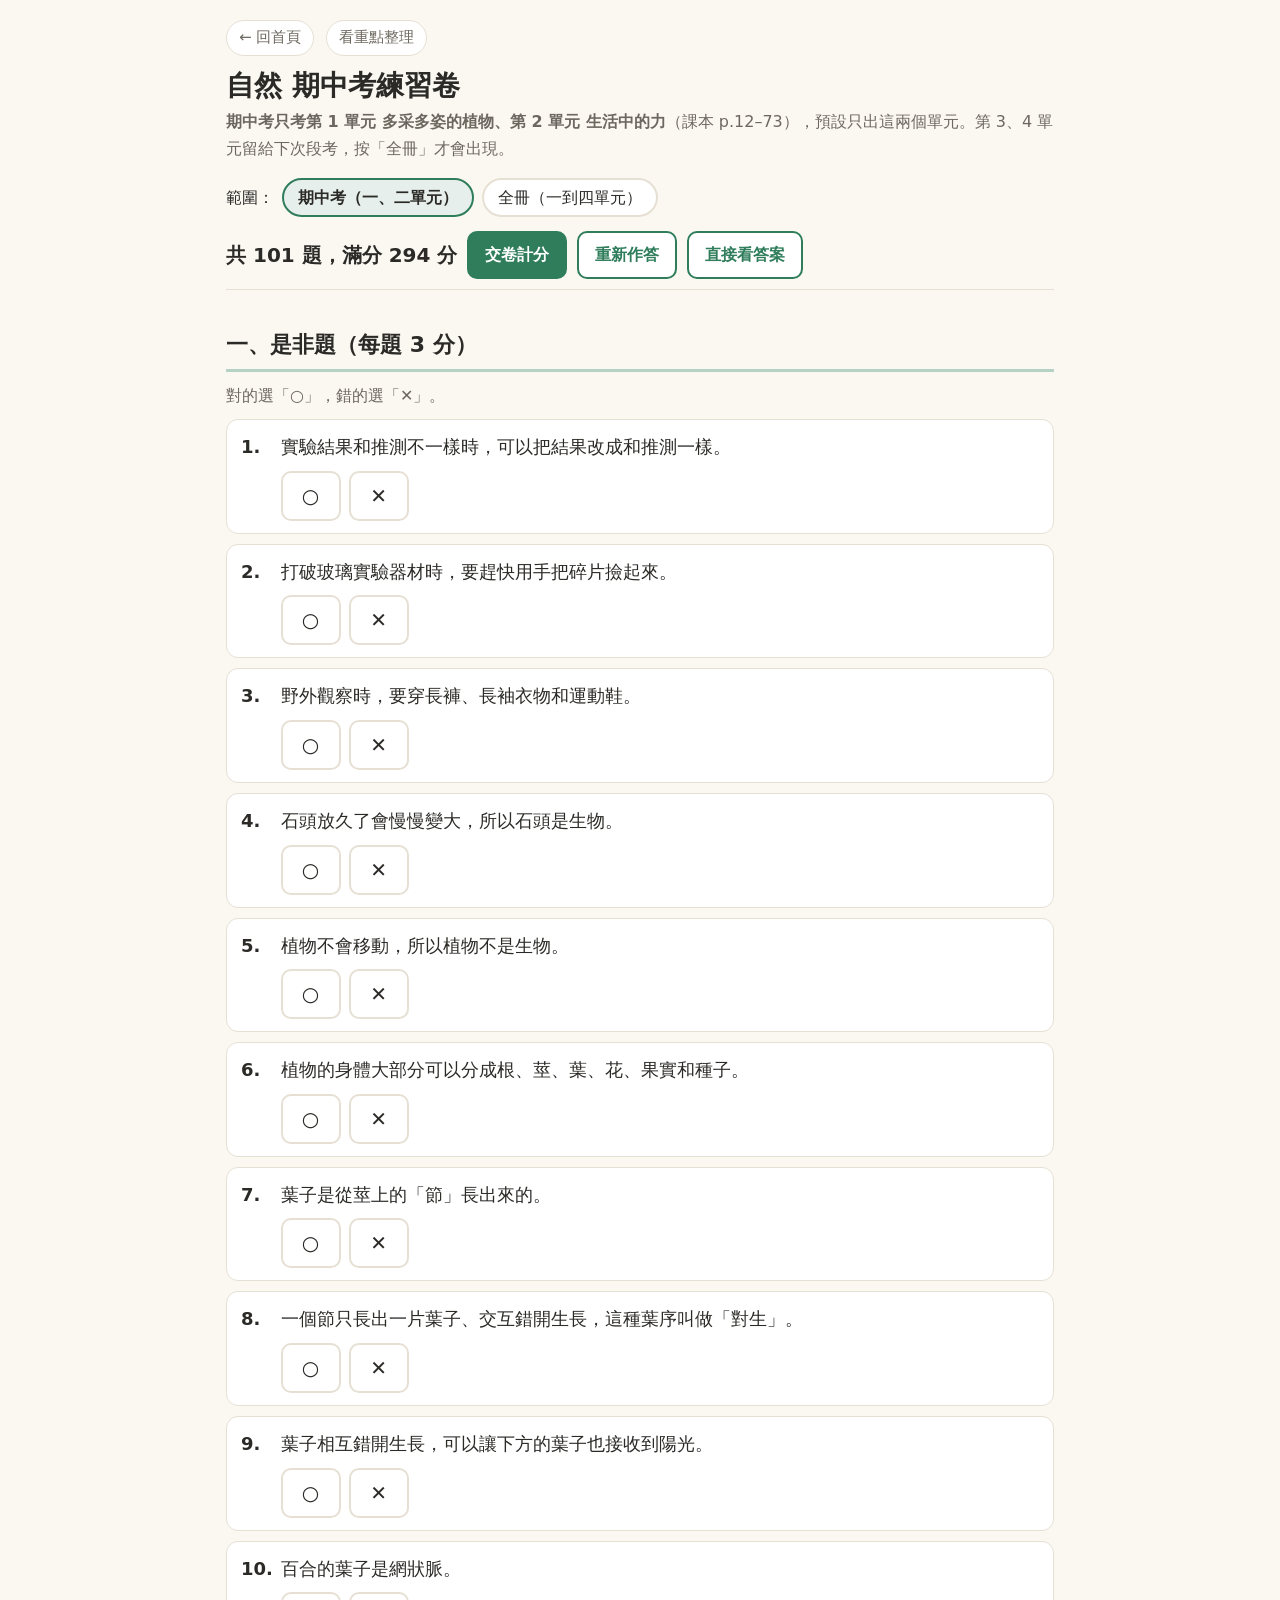
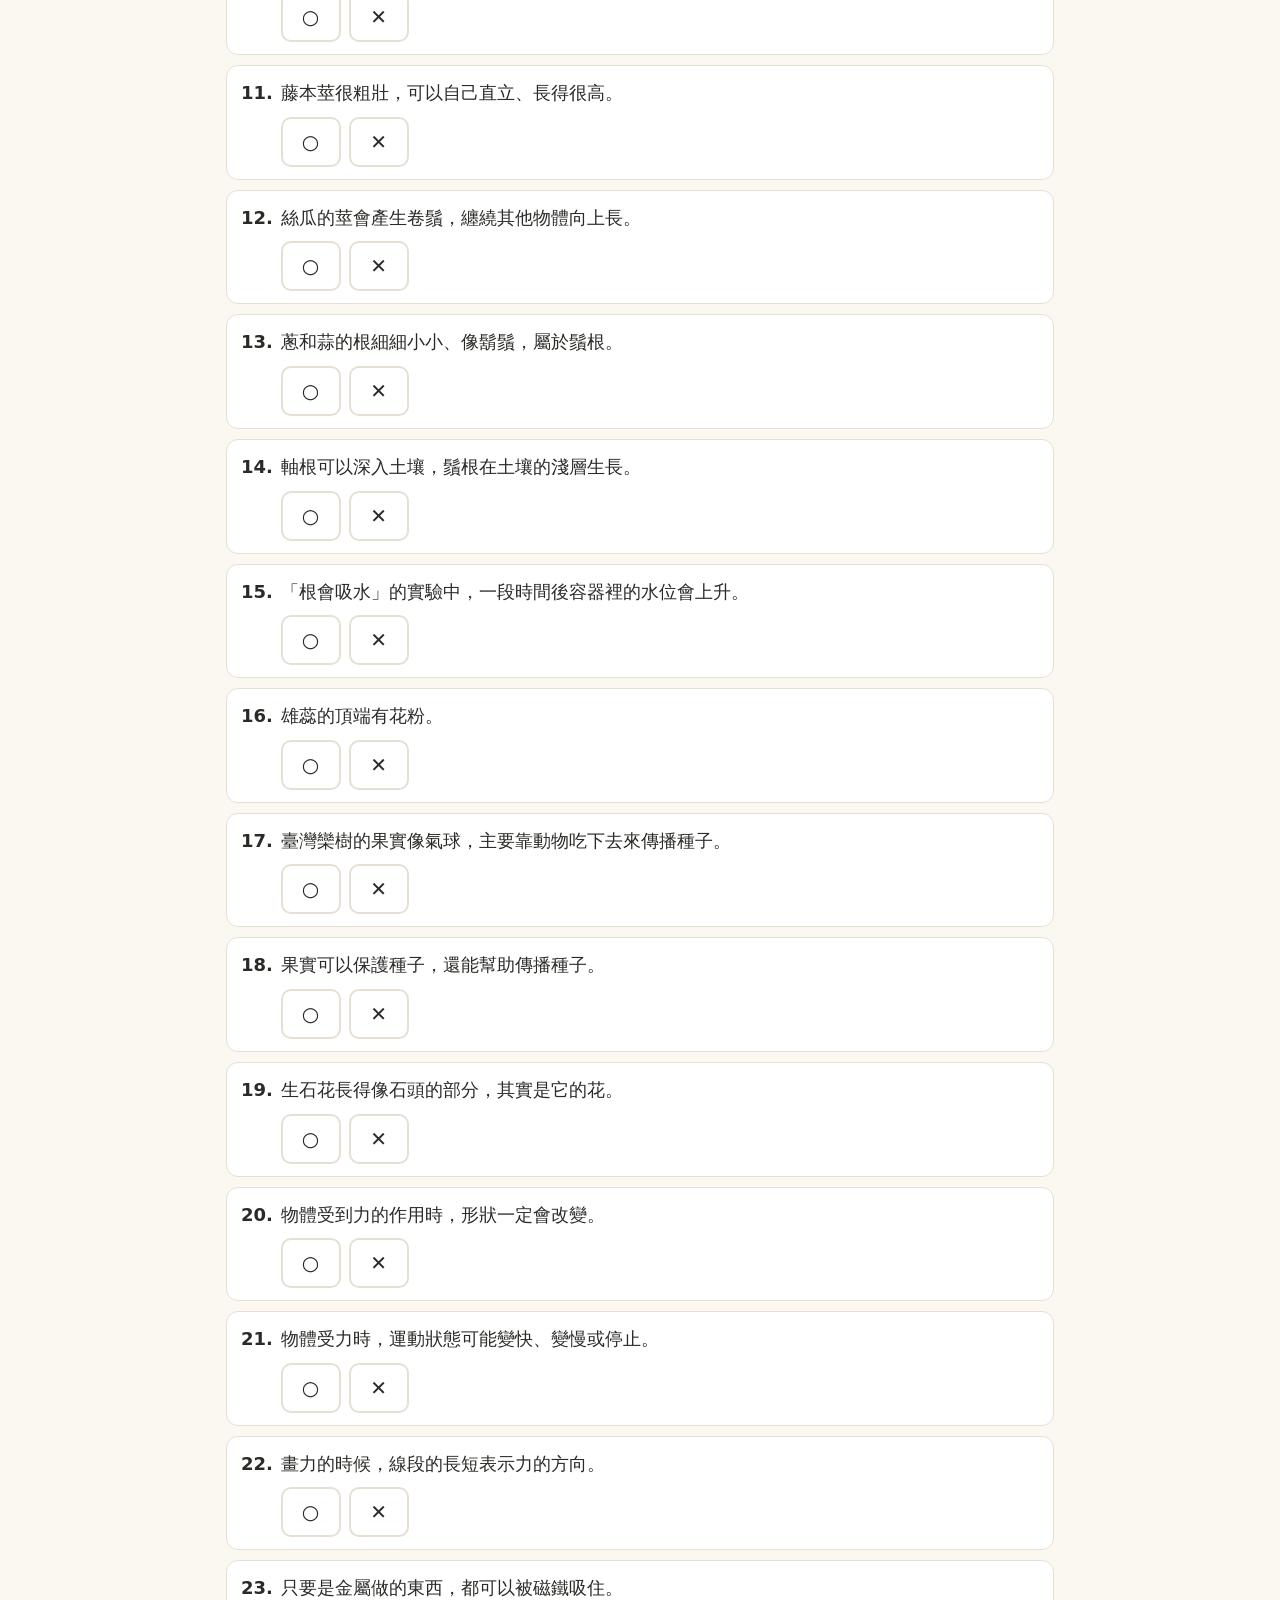
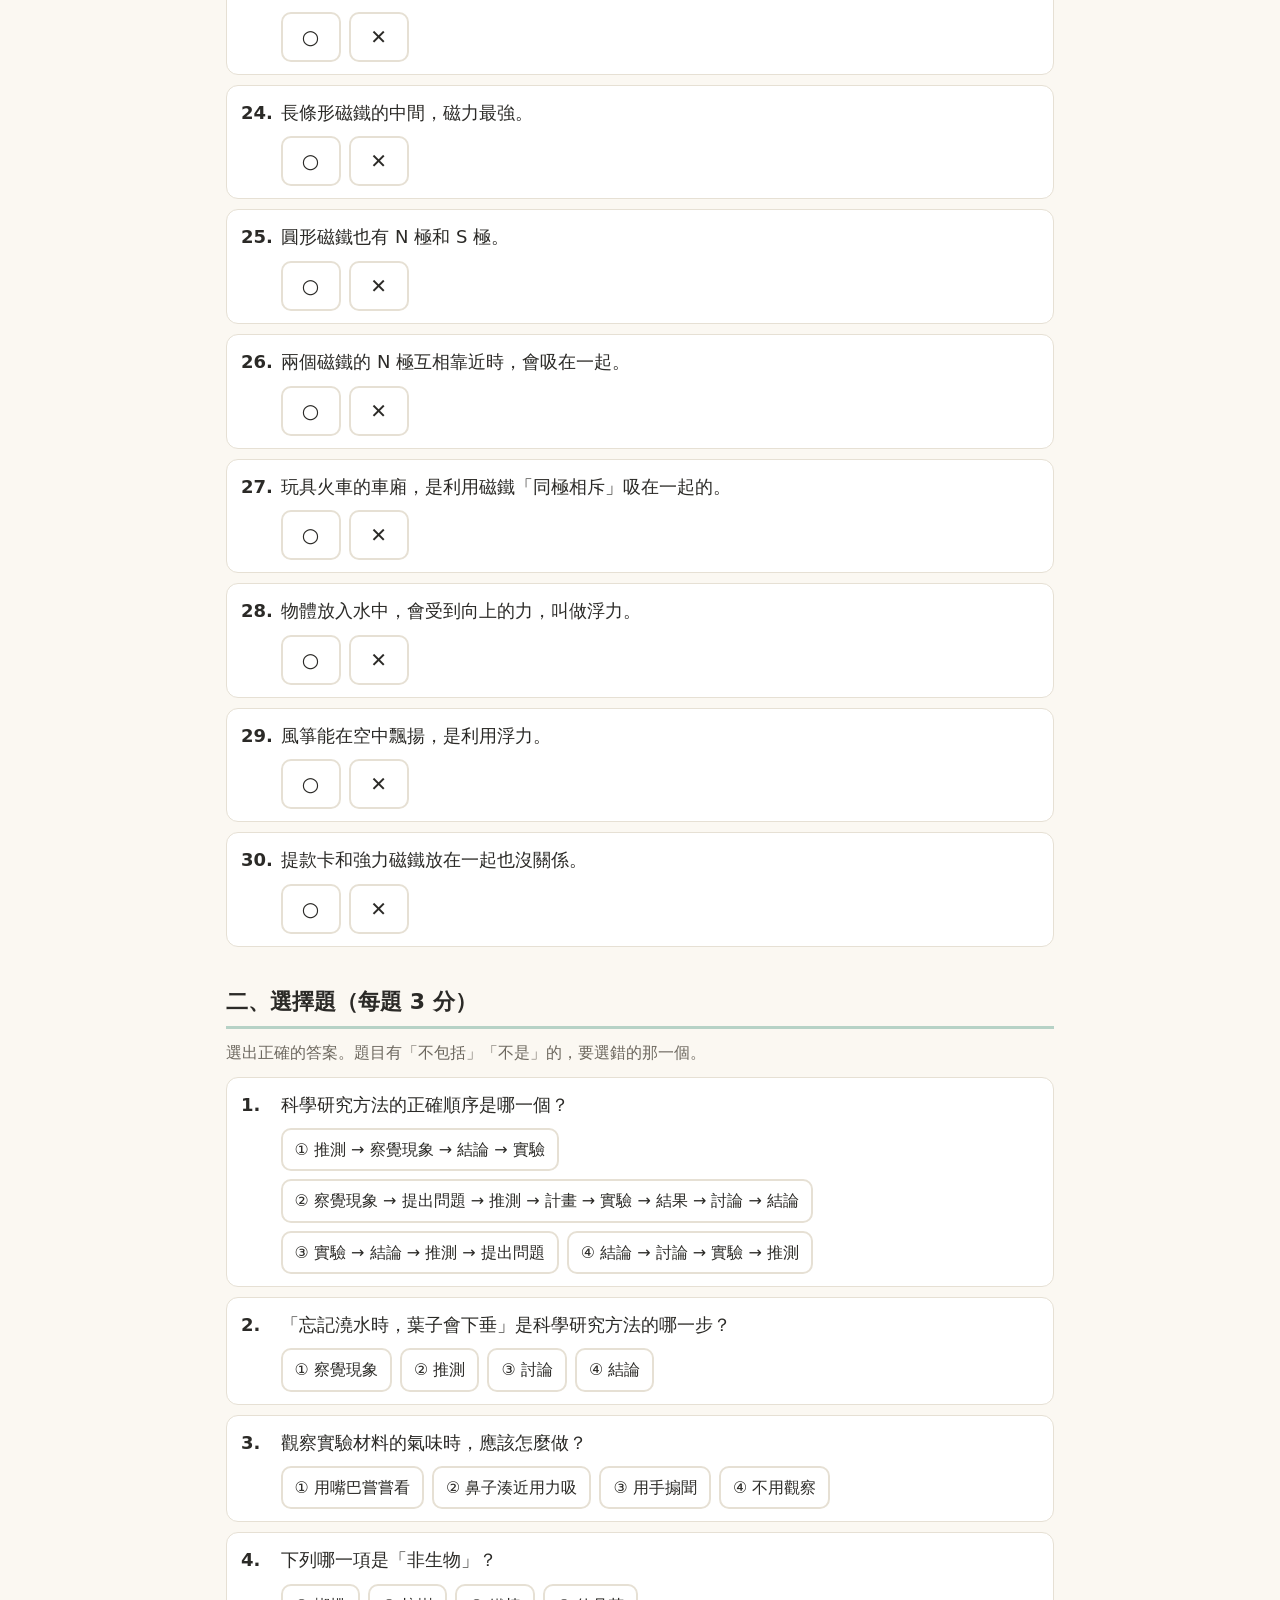
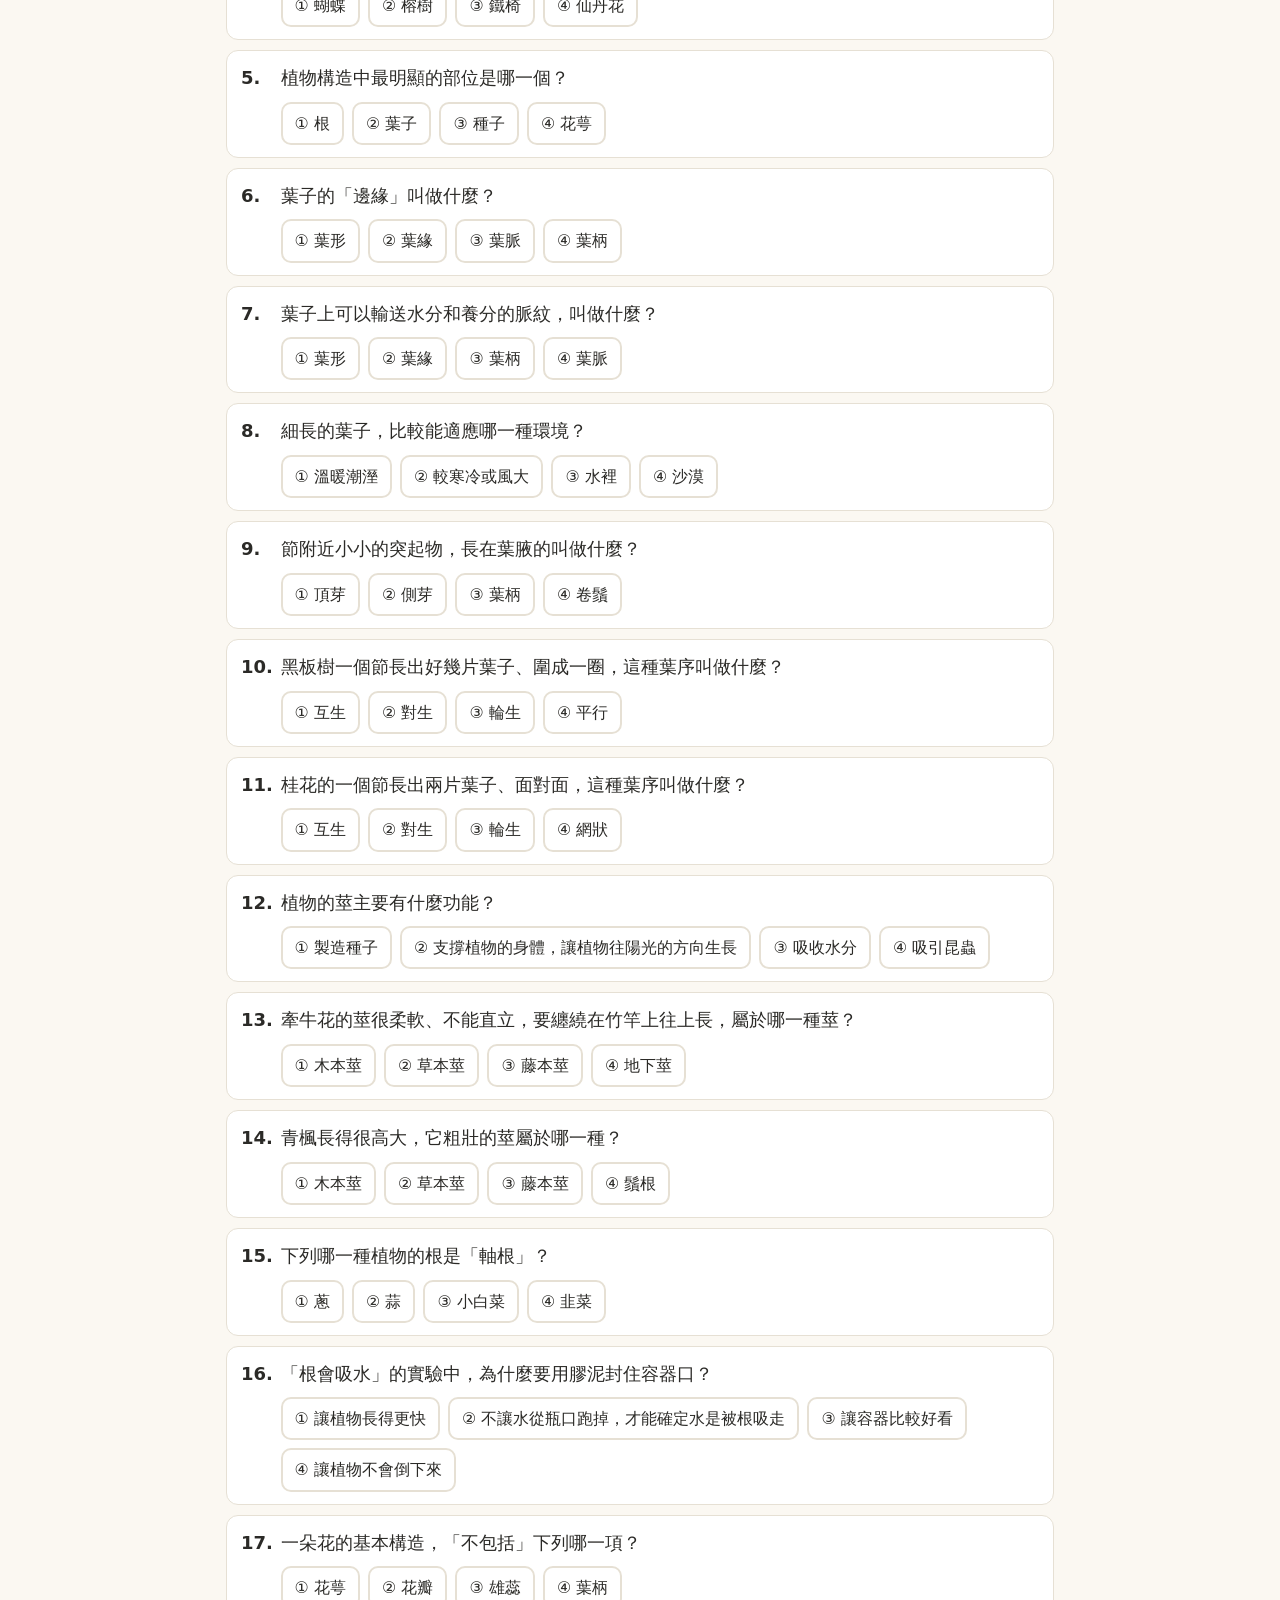
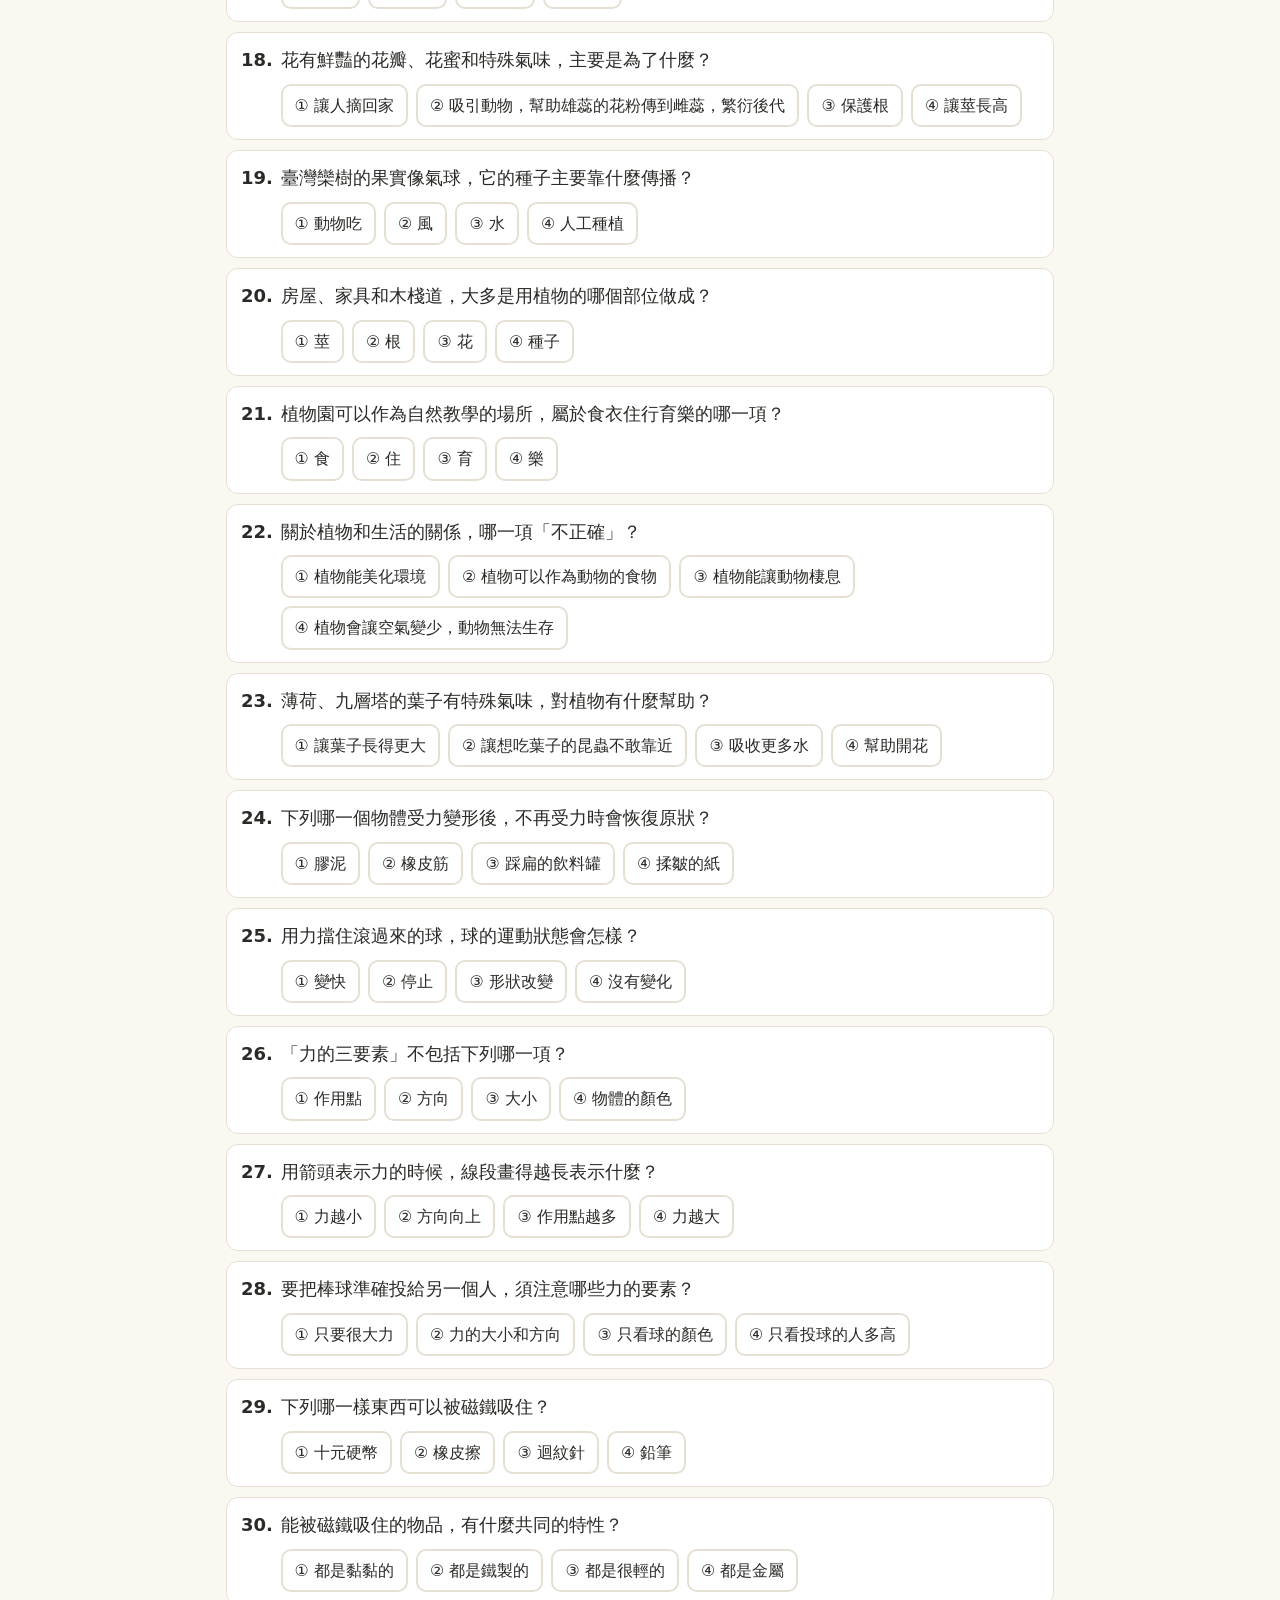
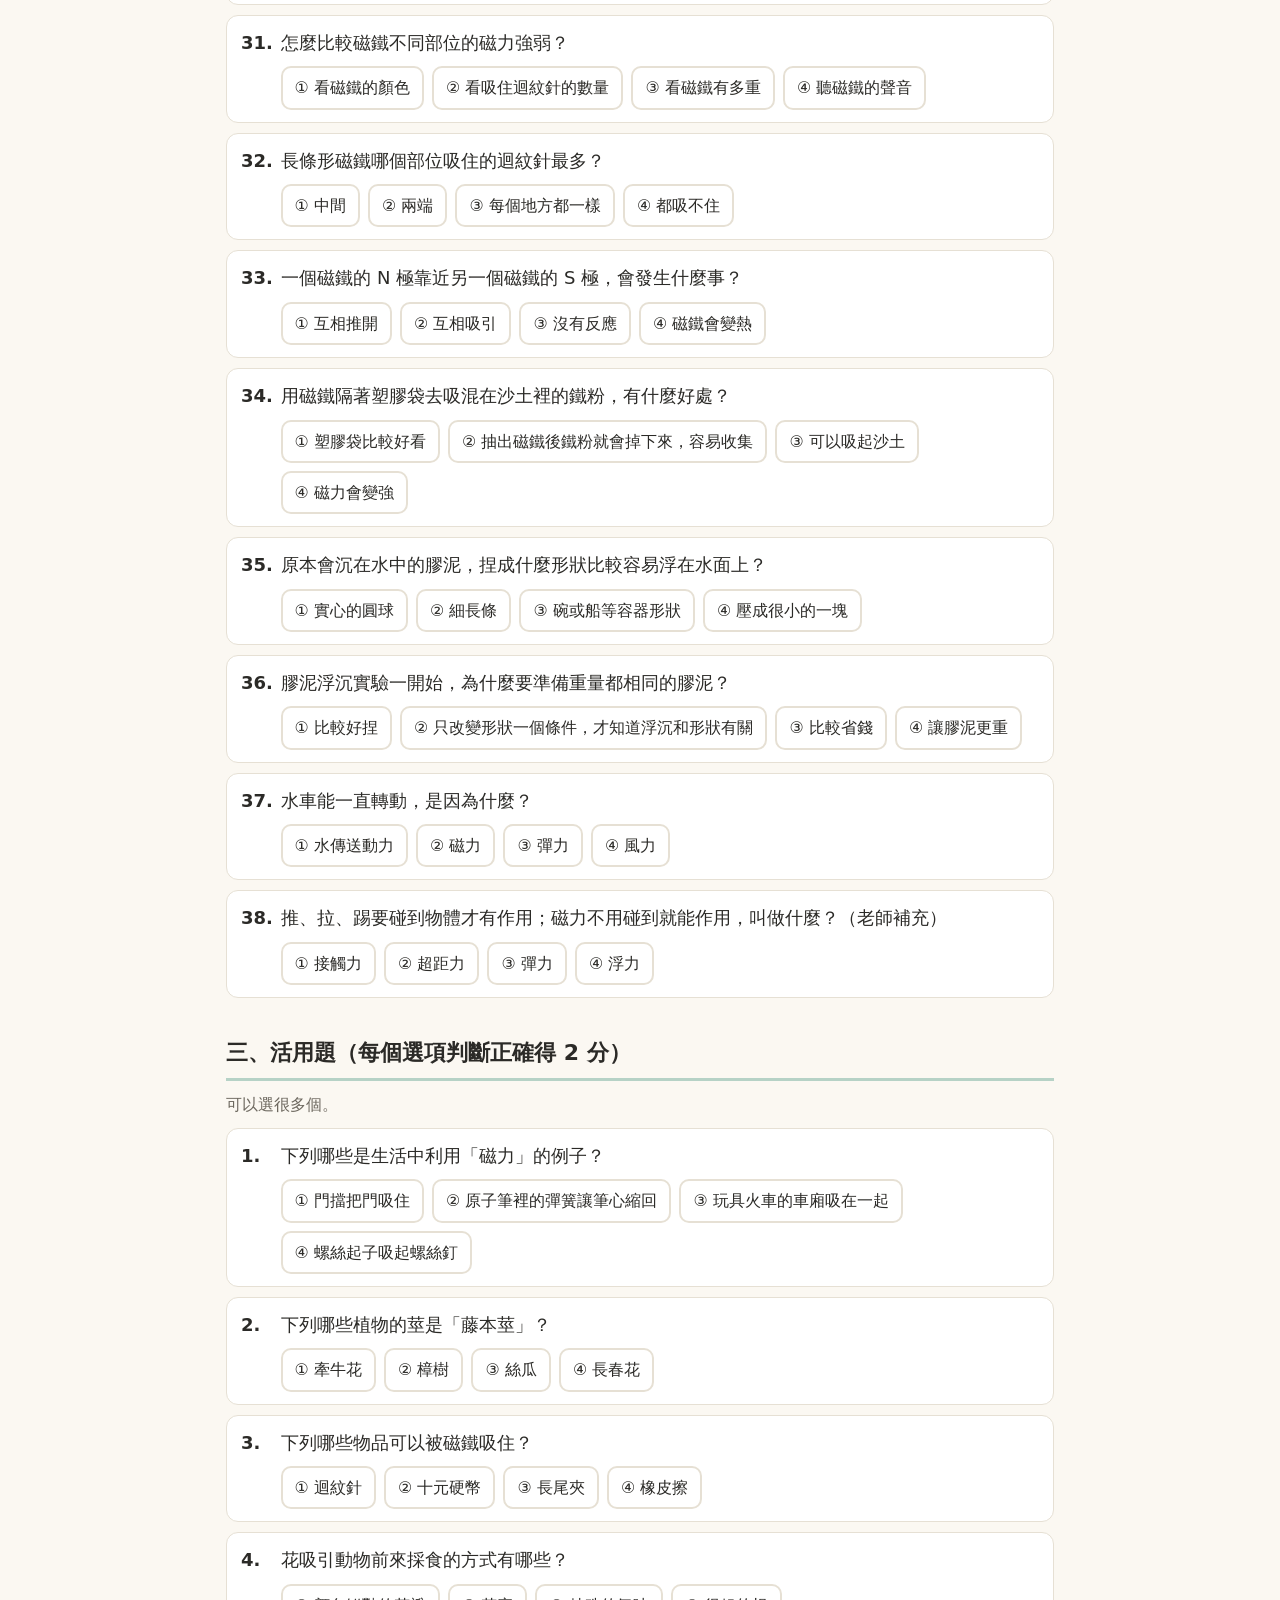
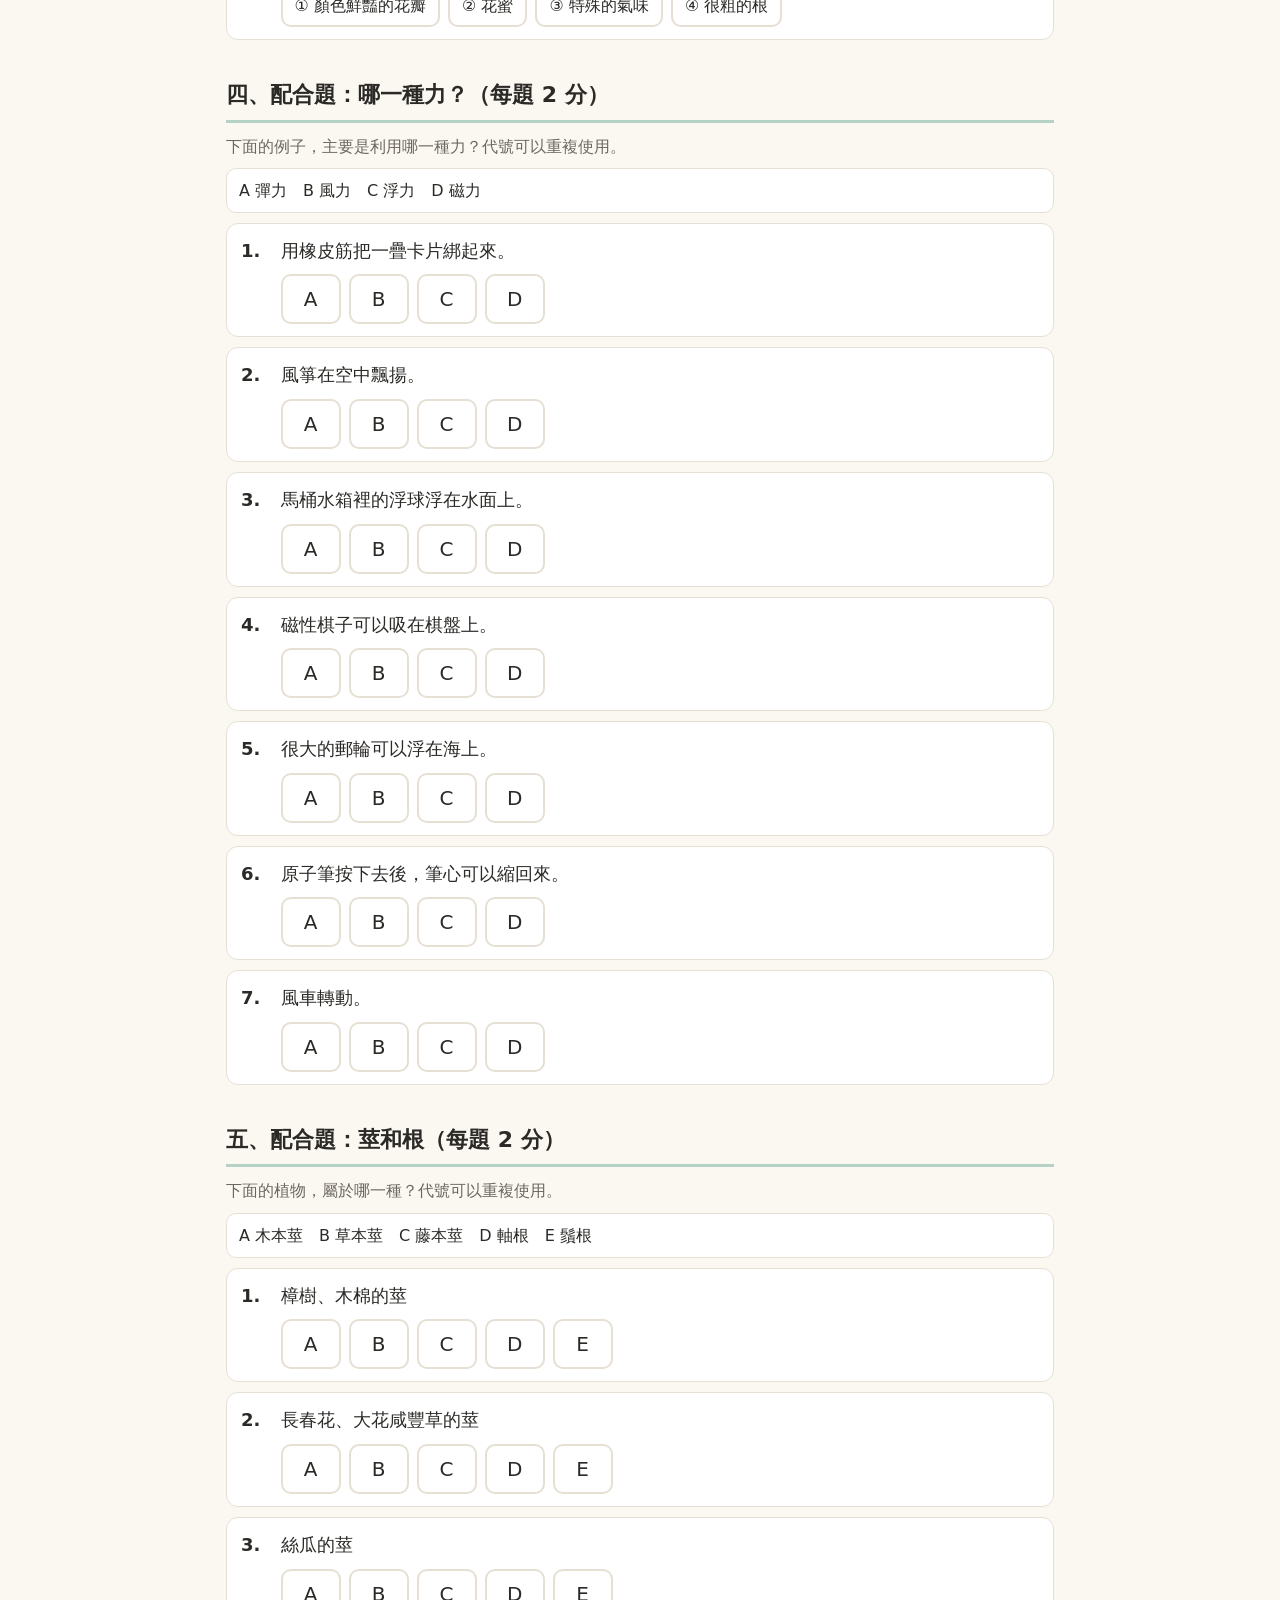
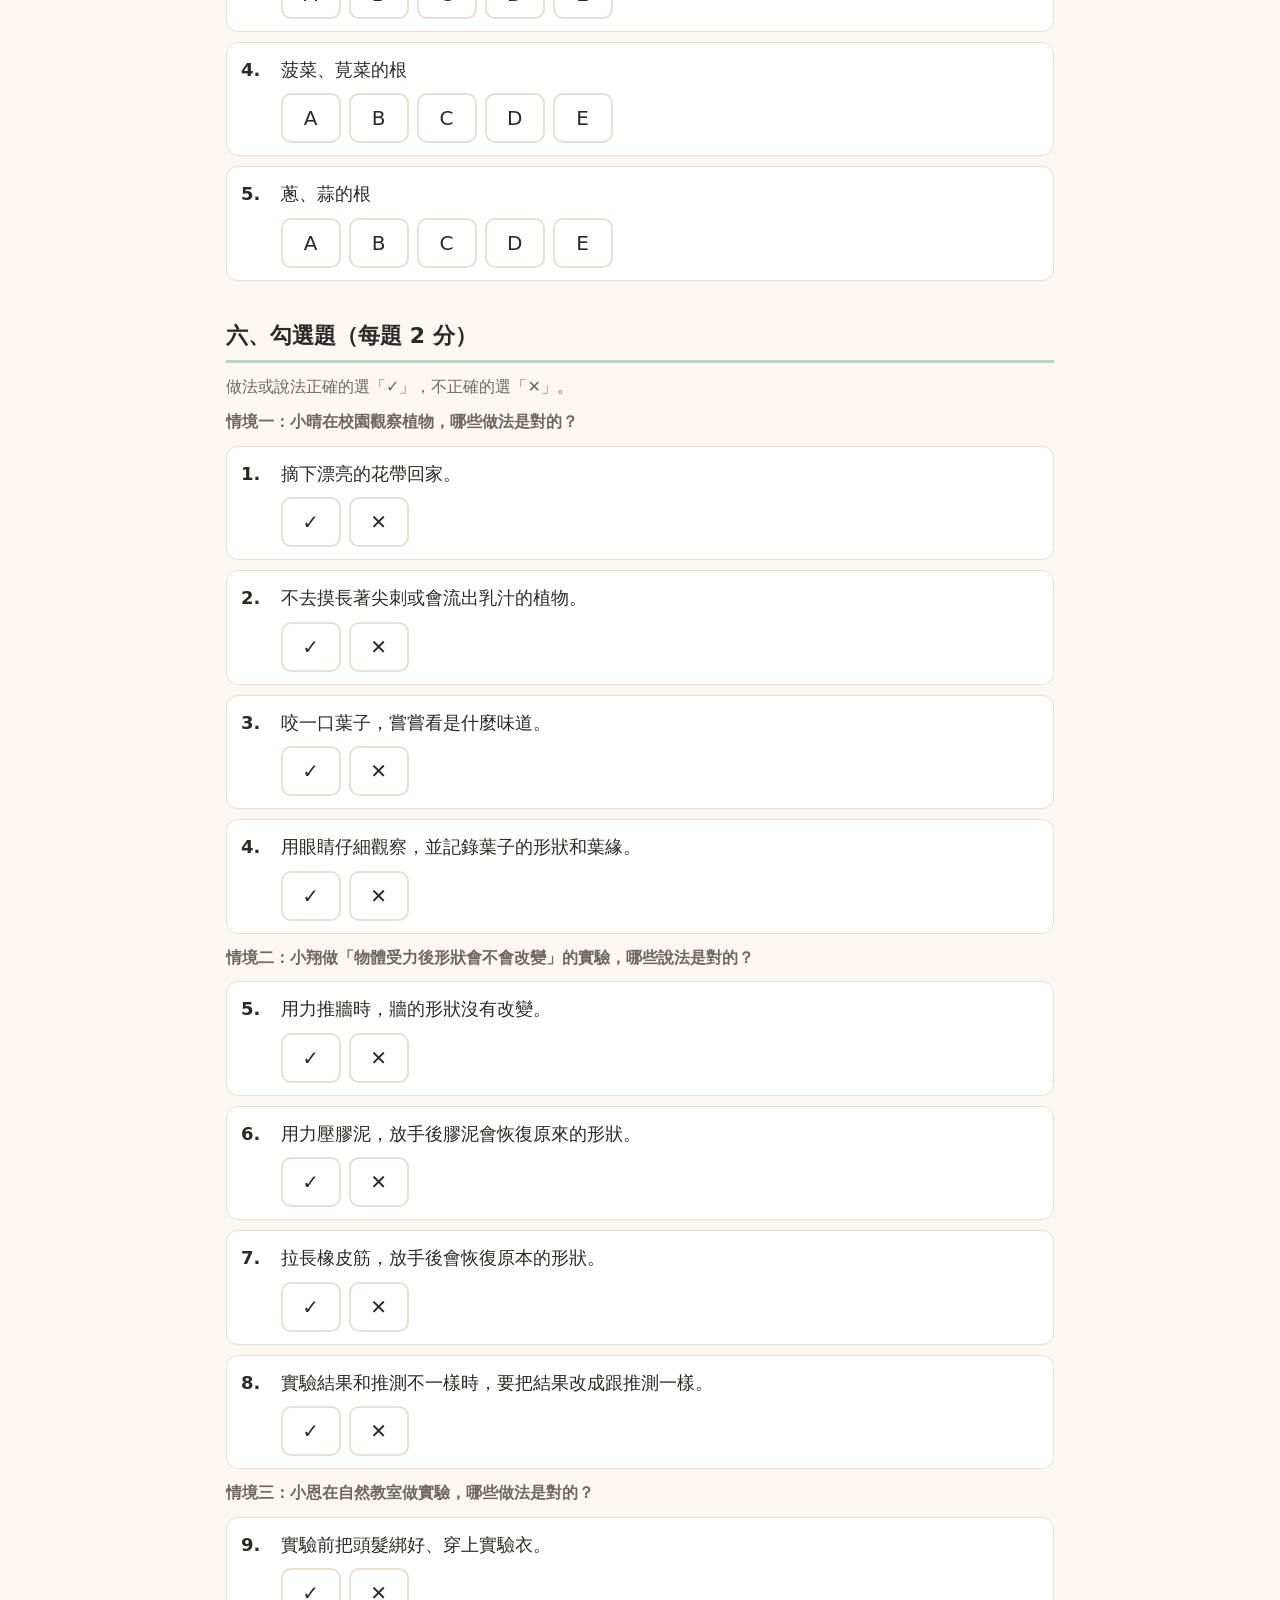
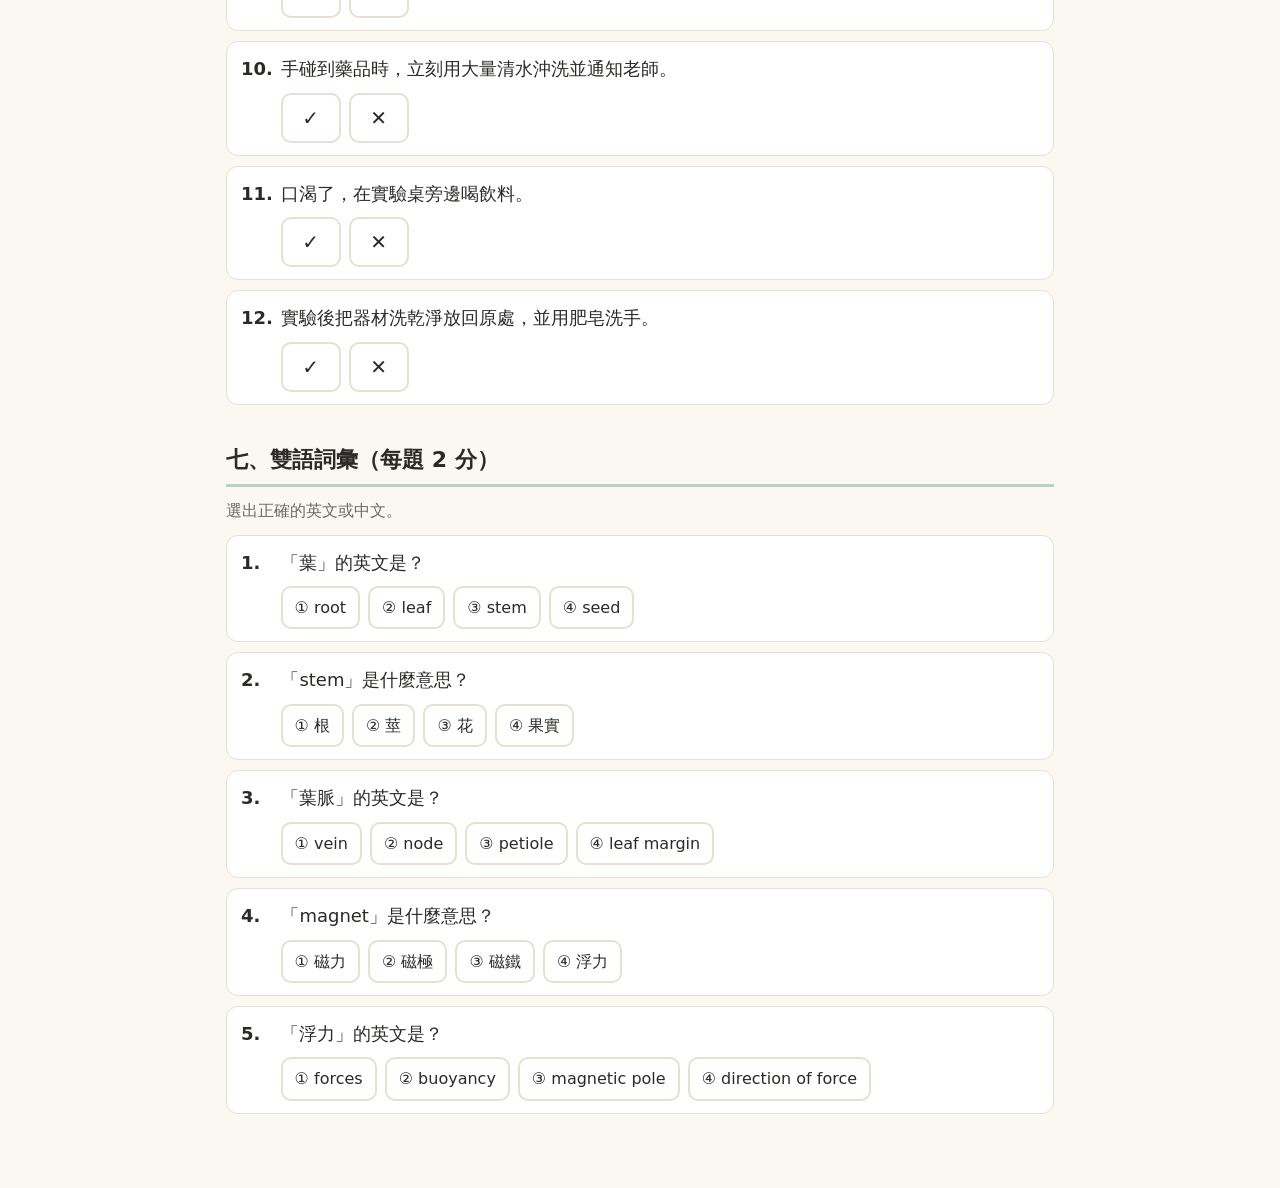
<file: science/quiz.html>
<!doctype html>
<html lang="zh-Hant">
<head>
<meta charset="utf-8">
<meta name="viewport" content="width=device-width, initial-scale=1">
<title>自然 練習卷｜三上期中考</title>
<link rel="stylesheet" href="../assets/style.css">
</head>
<body class="science">
<div class="wrap">
  <header class="top"><a class="home" href="../index.html">← 回首頁</a><a class="home" href="notes.html">看重點整理</a></header>
  <h1>自然 期中考練習卷</h1>
  <p class="sub"><b>期中考只考第 1 單元 多采多姿的植物、第 2 單元 生活中的力</b>（課本 p.12–73），預設只出這兩個單元。第 3、4 單元留給下次段考，按「全冊」才會出現。</p>
  <div class="scope" role="group" aria-label="範圍"><span>範圍：</span><button type="button" data-s="12" aria-pressed="true">期中考（一、二單元）</button><button type="button" data-s="all" aria-pressed="false">全冊（一到四單元）</button></div>
  <div class="score-bar">
    <span id="score" class="score"></span>
    <button id="submit" type="button">交卷計分</button>
    <button id="reset" class="ghost" type="button">重新作答</button>
    <button id="answers" class="ghost" type="button">直接看答案</button>
  </div>
  <div id="quiz"></div>
</div>
<script src="quiz-data.js"></script>
<script src="../assets/quiz.js"></script>
</body>
</html>
</file>
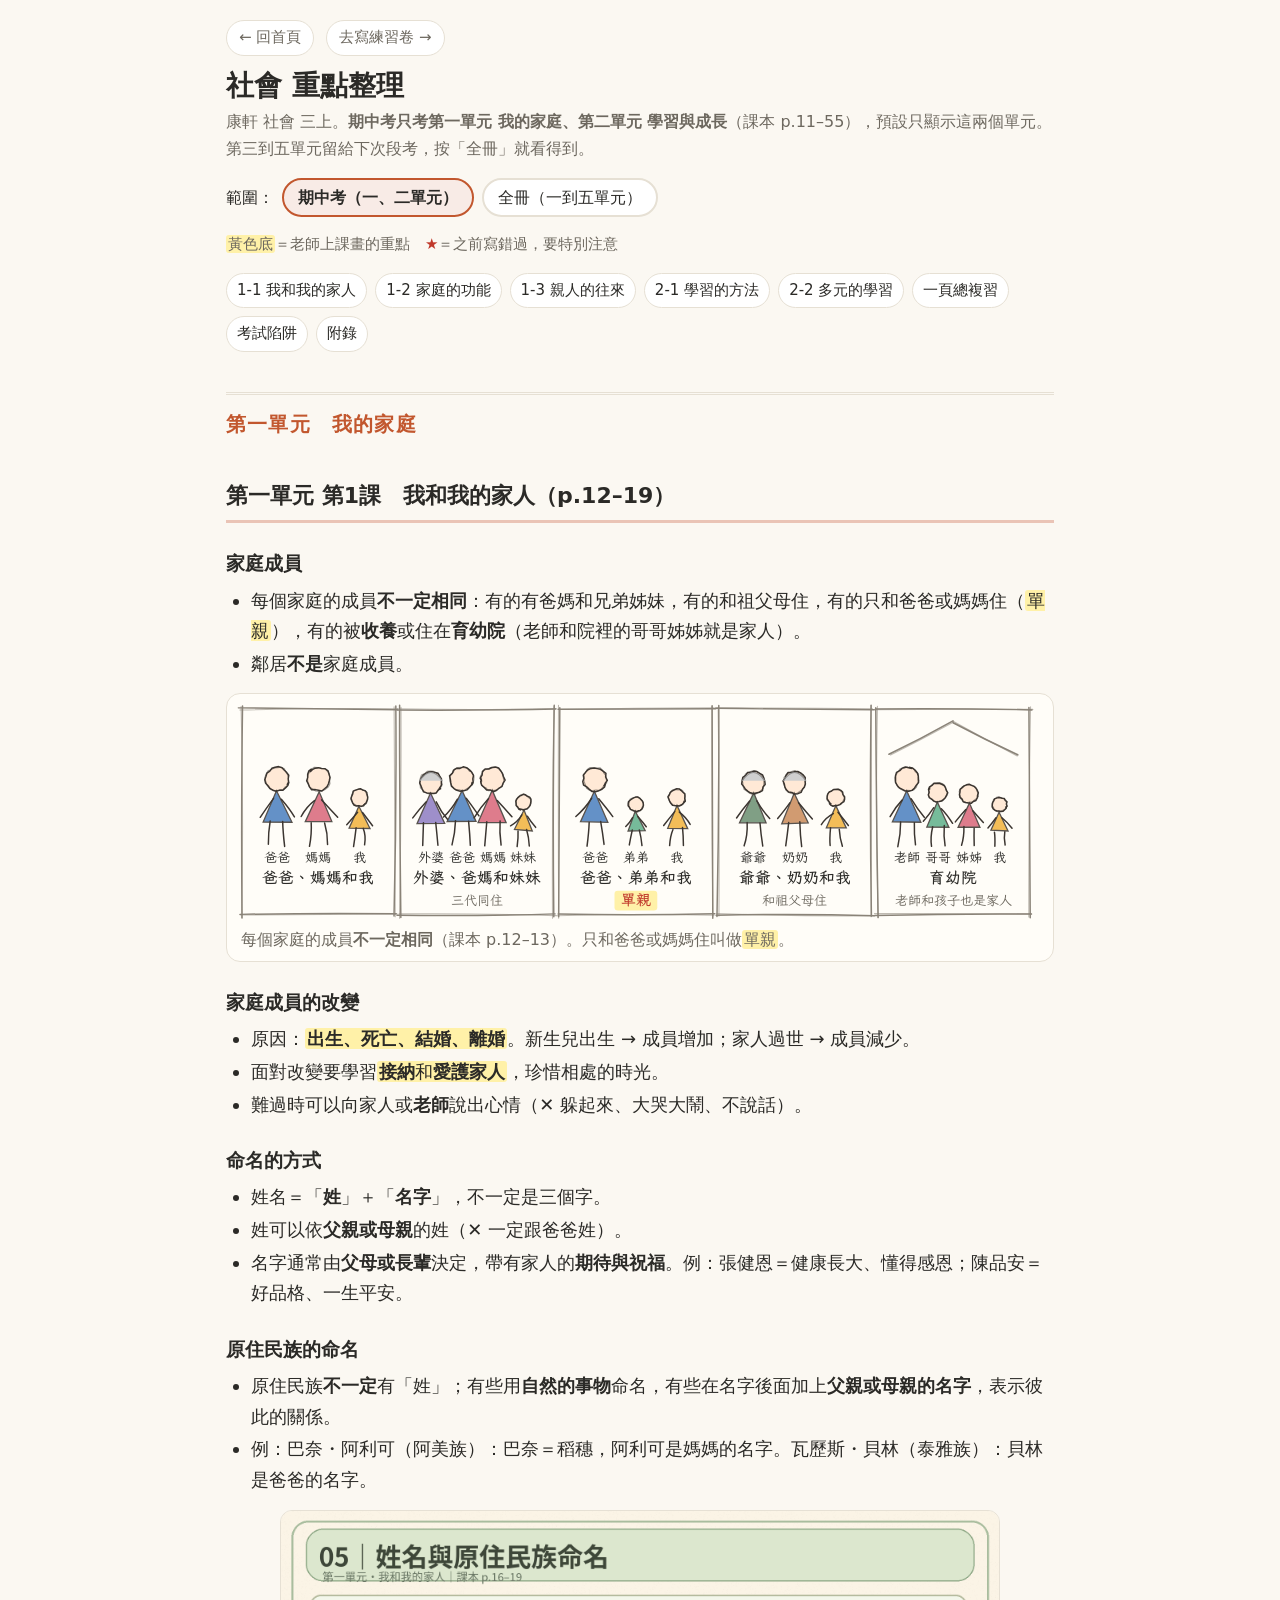
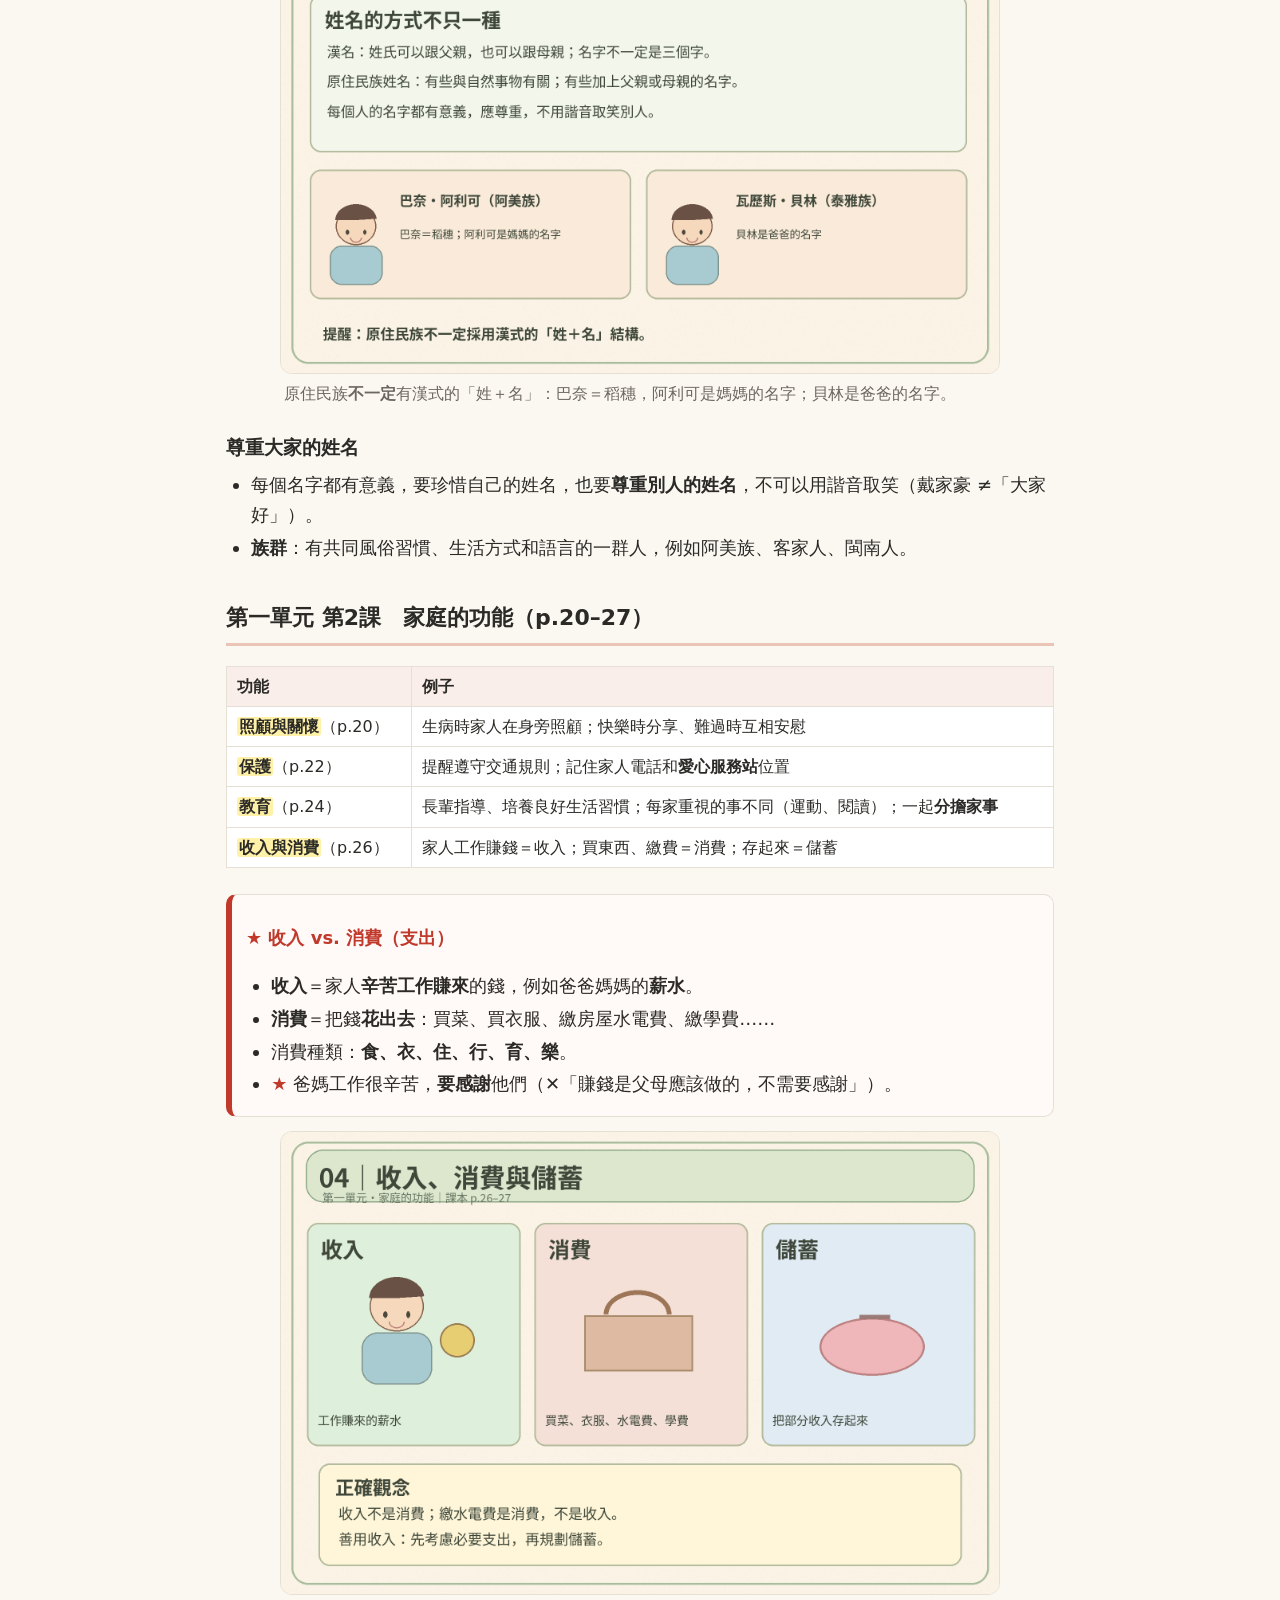
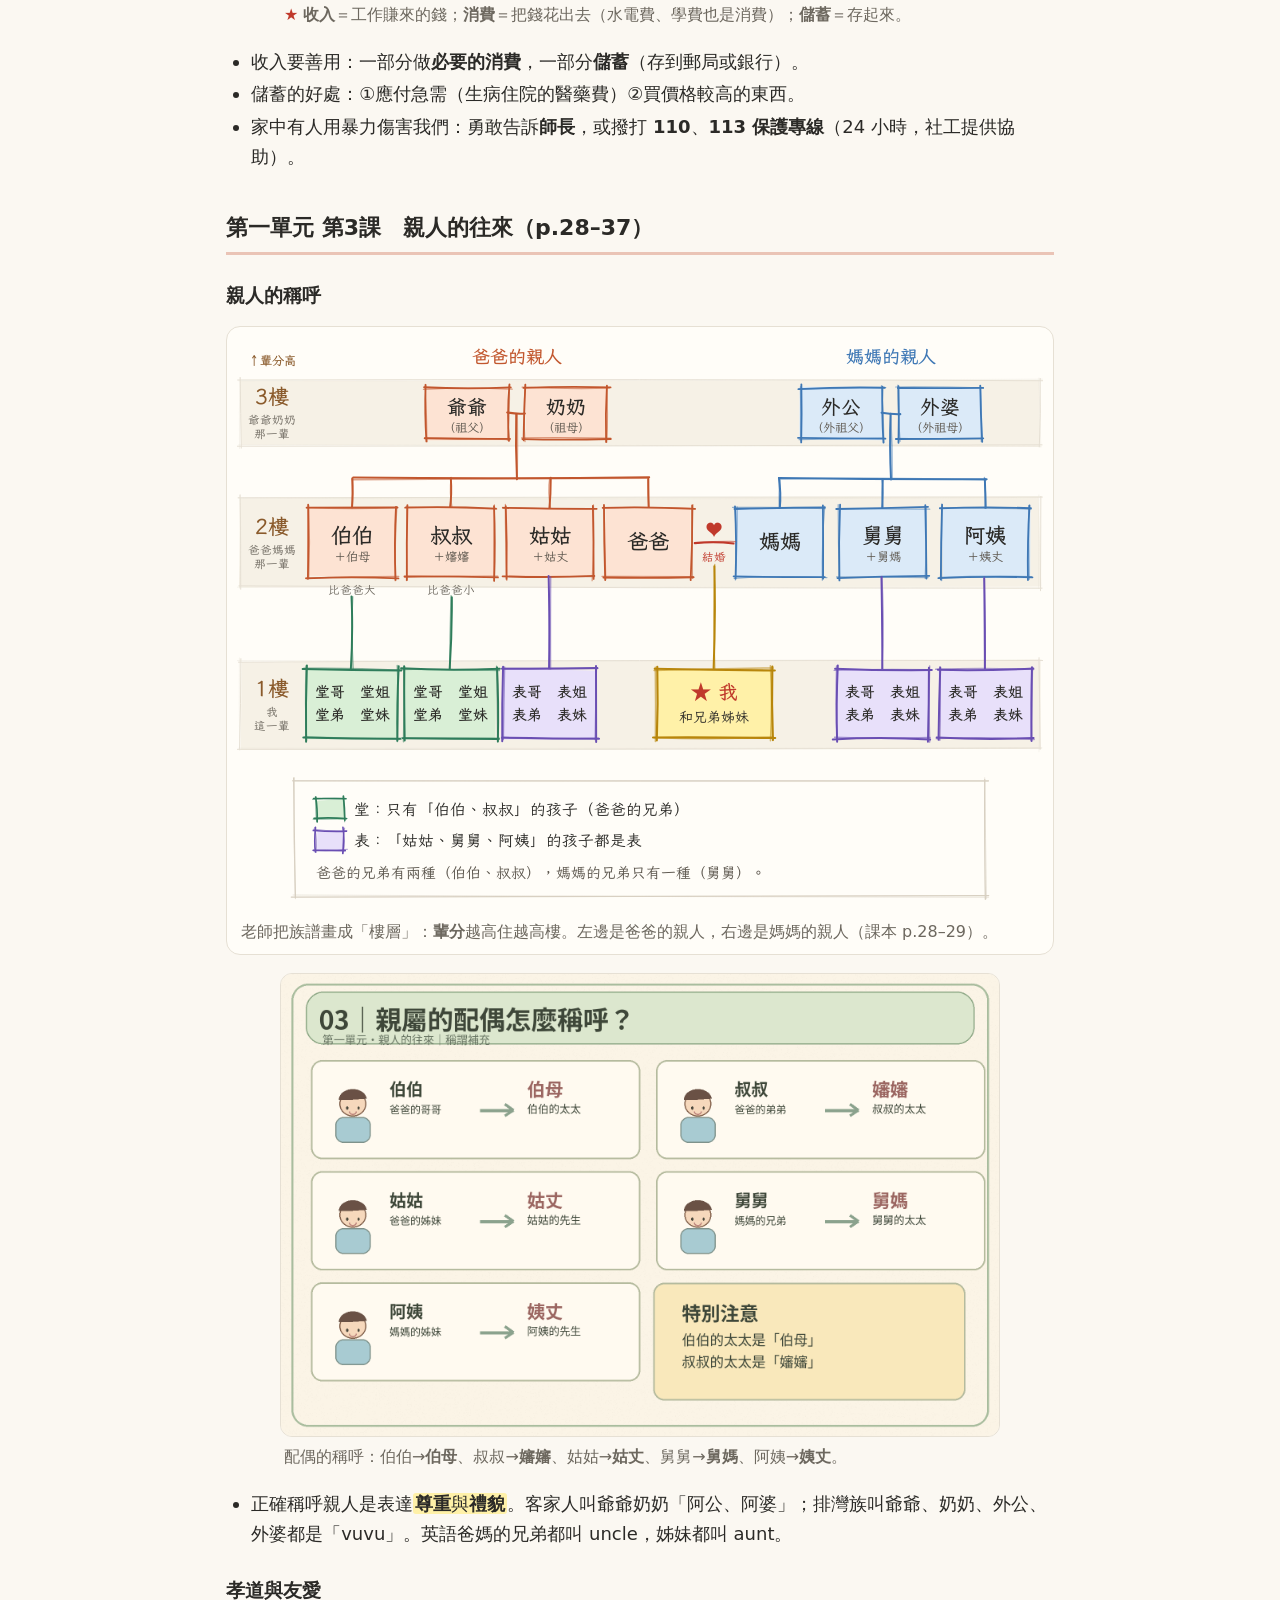
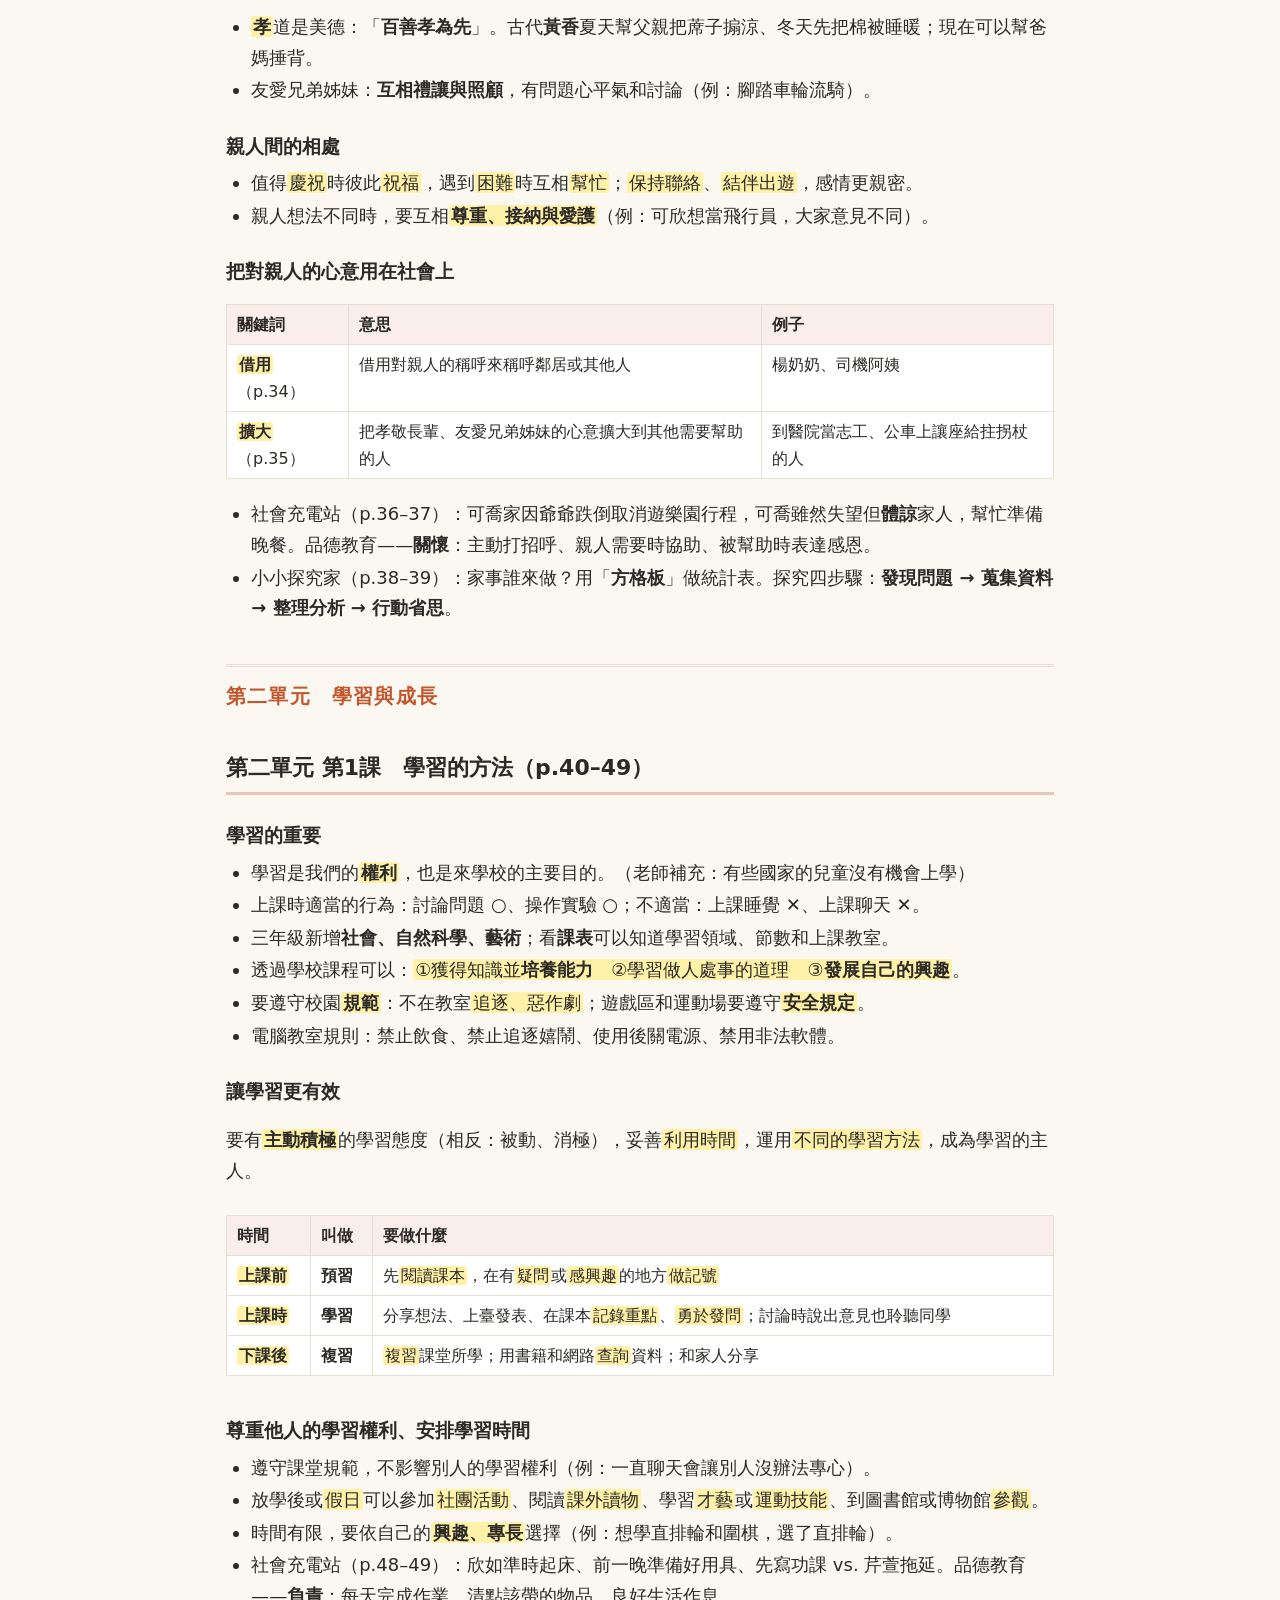
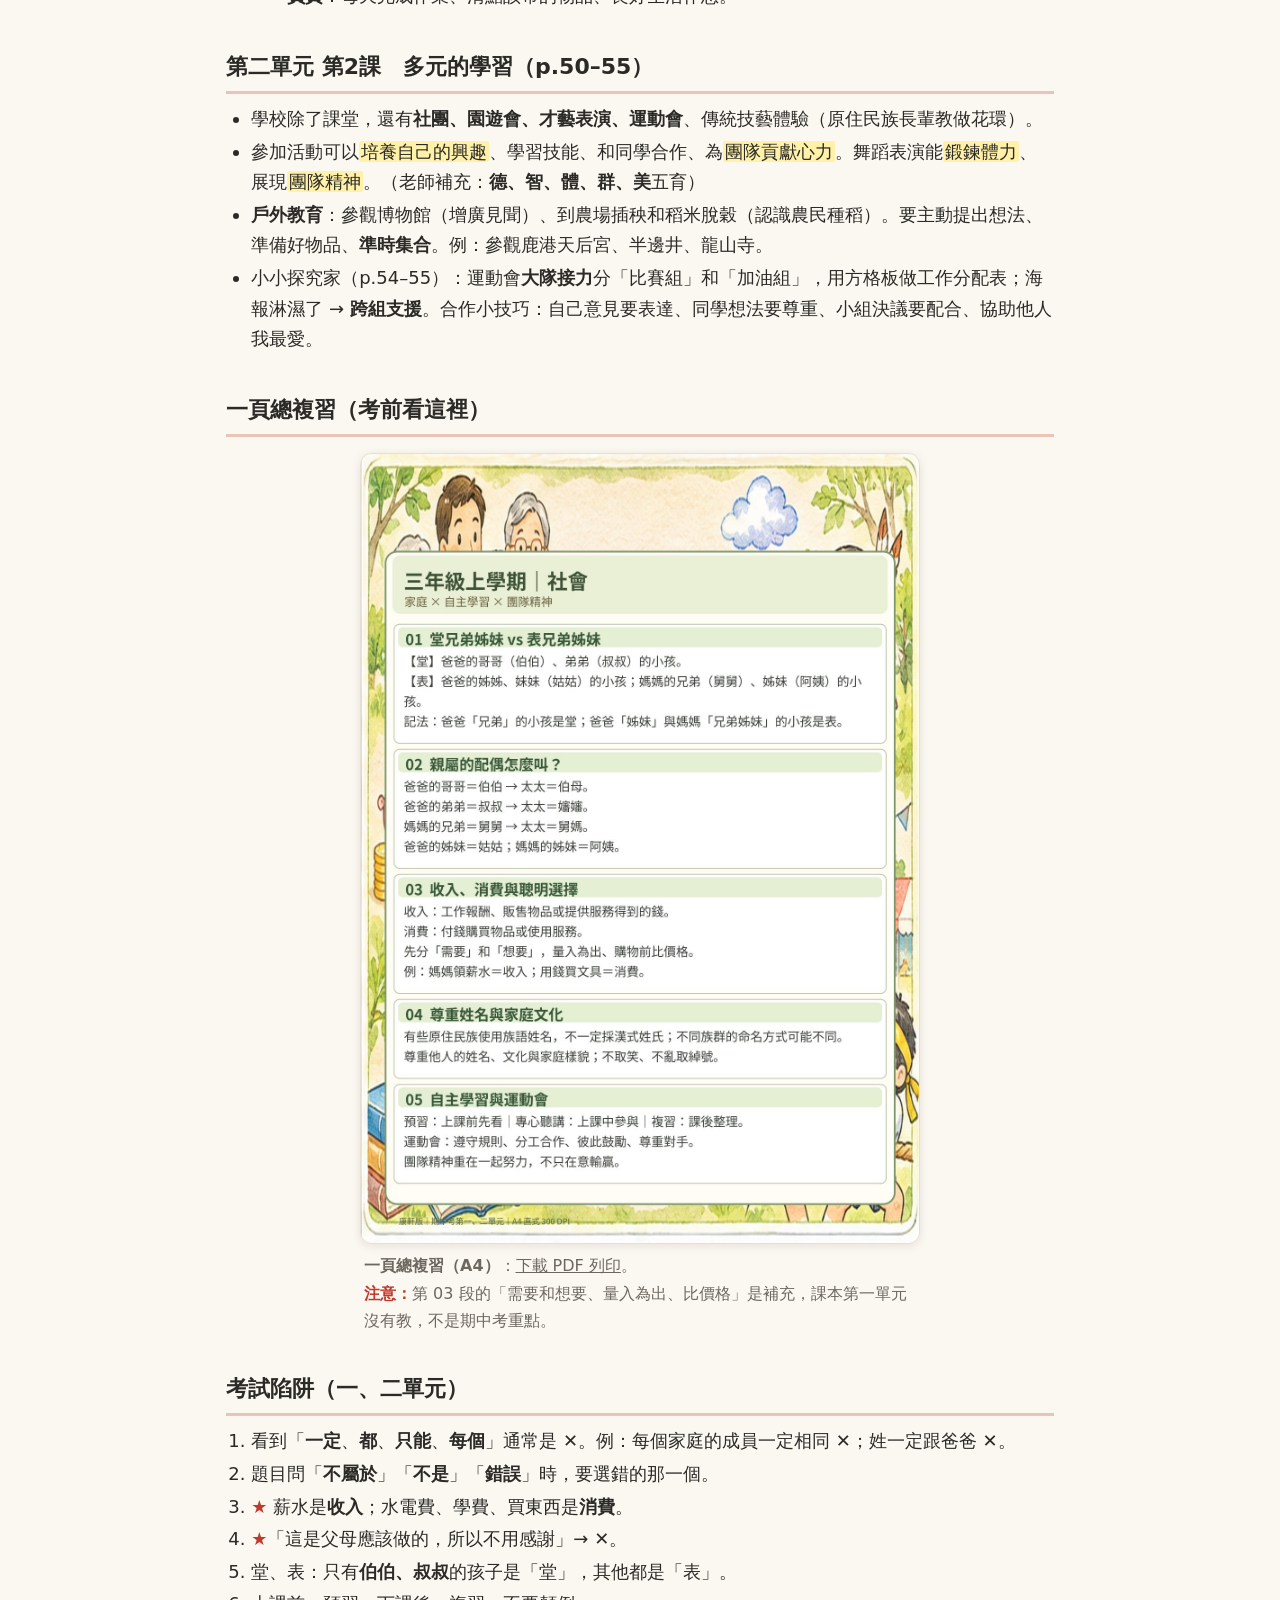
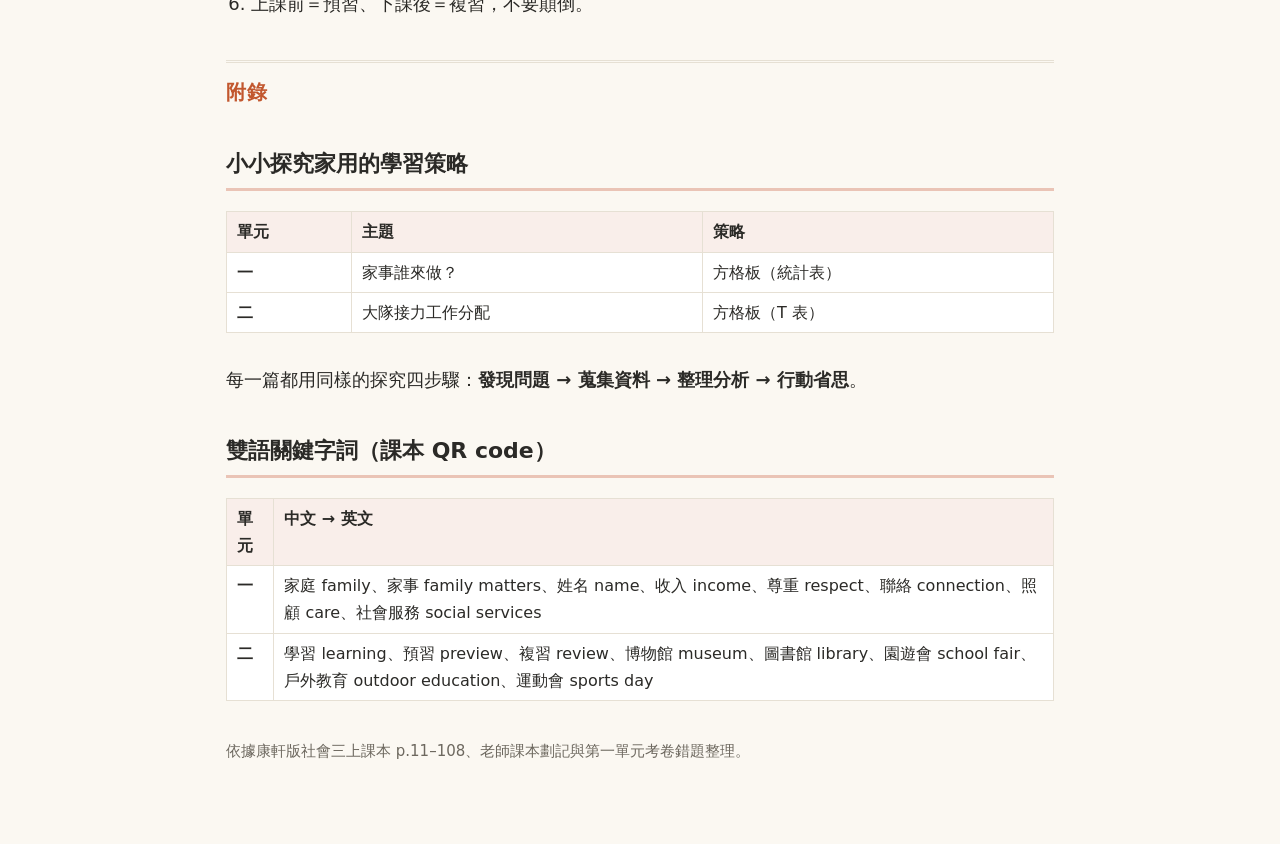
<file: social/notes.html>
<!doctype html>
<html lang="zh-Hant">
<head>
<meta charset="utf-8">
<meta name="viewport" content="width=device-width, initial-scale=1">
<title>社會 重點整理｜三上期中考</title>
<link rel="preconnect" href="https://fonts.googleapis.com"><link rel="preconnect" href="https://fonts.gstatic.com" crossorigin>
<link href="https://fonts.googleapis.com/css2?family=LXGW+WenKai+TC:wght@400;700&display=swap" rel="stylesheet">
<link rel="stylesheet" href="../assets/style.css">
</head>
<body class="social s12">
<div class="wrap notes">
  <header class="top"><a class="home" href="../index.html">← 回首頁</a><a class="home" href="quiz.html">去寫練習卷 →</a></header>
  <h1>社會 重點整理</h1>
  <p class="sub">康軒 社會 三上。<b>期中考只考第一單元 我的家庭、第二單元 學習與成長</b>（課本 p.11–55），預設只顯示這兩個單元。第三到五單元留給下次段考，按「全冊」就看得到。</p>
  <div class="scope" role="group" aria-label="範圍"><span>範圍：</span><button type="button" data-s="12" aria-pressed="true">期中考（一、二單元）</button><button type="button" data-s="all" aria-pressed="false">全冊（一到五單元）</button></div>
  <p class="legend"><span class="hl">黃色底</span>＝老師上課畫的重點　<span class="star">★</span>＝之前寫錯過，要特別注意</p>
  <nav class="toc">
    <a href="#u1l1">1-1 我和我的家人</a><a href="#u1l2">1-2 家庭的功能</a><a href="#u1l3">1-3 親人的往來</a>
    <a href="#u2l1">2-1 學習的方法</a><a href="#u2l2">2-2 多元的學習</a><a href="#review">一頁總複習</a><a href="#traps">考試陷阱</a>
    <a class="later" href="#u3">第三單元 班級與我</a><a class="later" href="#u4">第四單元 學校與我</a><a class="later" href="#u5">第五單元 讓班級更美好</a><a href="#appendix">附錄</a>
  </nav>

  <div class="unit">第一單元　我的家庭</div>

  <h2 id="u1l1">第一單元 第1課　我和我的家人（p.12–19）</h2>
  <h3>家庭成員</h3>
  <ul>
    <li>每個家庭的成員<b>不一定相同</b>：有的有爸媽和兄弟姊妹，有的和祖父母住，有的只和爸爸或媽媽住（<span class="hl">單親</span>），有的被<b>收養</b>或住在<b>育幼院</b>（老師和院裡的哥哥姊姊就是家人）。</li>
    <li>鄰居<b>不是</b>家庭成員。</li>
  </ul>
  <figure class="sketch">
    <div class="sketch-scroll"><!-- fig:family-types -->
<svg viewBox="0 0 980 262" xmlns="http://www.w3.org/2000/svg" role="img" aria-label="五種不同的家庭組成"><polygon points="5.3,4.6 192.6,4.3 192.1,255.5 4.2,256.0" fill="#fffdf8" stroke="none"/><path d="M1.6,4.7 Q97.0,5.7 194.8,7.0" fill="none" stroke="#8a8378" stroke-width="1.8" stroke-linecap="round" opacity="1"/><path d="M3.4,7.4 Q97.3,4.8 195.2,5.7" fill="none" stroke="#8a8378" stroke-width="1.3" stroke-linecap="round" opacity="0.55"/><path d="M193.1,2.3 Q194.1,129.0 190.9,257.8" fill="none" stroke="#8a8378" stroke-width="1.8" stroke-linecap="round" opacity="1"/><path d="M191.0,3.3 Q191.2,132.4 192.4,258.6" fill="none" stroke="#8a8378" stroke-width="1.3" stroke-linecap="round" opacity="0.55"/><path d="M193.6,255.1 Q99.2,254.1 3.6,255.8" fill="none" stroke="#8a8378" stroke-width="1.8" stroke-linecap="round" opacity="1"/><path d="M194.9,255.4 Q98.2,256.4 3.9,256.6" fill="none" stroke="#8a8378" stroke-width="1.3" stroke-linecap="round" opacity="0.55"/><path d="M6.1,260.2 Q4.9,131.3 6.7,2.3" fill="none" stroke="#8a8378" stroke-width="1.8" stroke-linecap="round" opacity="1"/><path d="M5.7,259.8 Q8.1,129.3 4.9,3.0" fill="none" stroke="#8a8378" stroke-width="1.3" stroke-linecap="round" opacity="0.55"/><path d="M63.2,95.0 L61.8,99.0 L58.9,102.0 L55.8,104.9 L51.5,105.0 L47.5,106.1 L43.5,104.8 L40.0,102.7 L37.4,99.5 L34.7,96.2 L33.7,92.0 L35.2,87.9 L36.4,84.0 L39.9,81.7 L42.3,78.2 L46.3,77.0 L50.6,76.1 L54.7,77.5 L57.6,80.6 L60.5,83.4 L62.9,86.7 L62.2,90.9 L62.8,94.9 L60.7,98.3" fill="#ffe9d6" stroke="#3b3530" stroke-width="1.8" stroke-linejoin="round" opacity="1"/><path d="M58.9,100.3 L56.8,104.1 L52.5,104.4 L48.7,105.1 L44.8,104.8 L40.5,104.0 L38.7,99.9 L36.0,97.0 L34.7,93.1 L34.0,88.9 L35.5,84.9 L37.8,81.2 L41.8,79.6 L45.3,77.8 L49.3,77.4 L53.6,76.9 L57.6,78.7 L59.4,82.8 L61.5,86.0 L62.6,89.7 L62.5,93.6 L61.8,97.6 L59.8,101.1 L56.2,103.1" fill="none" stroke="#3b3530" stroke-width="1.3" stroke-linejoin="round" opacity="0.5"/><polygon points="48.0,105.5 31.8,143.5 66.8,143.8" fill="#4a7fbf" opacity="0.85" stroke="#3b3530" stroke-width="1.6"/><path d="M44.4,114.7 Q35.4,127.0 28.2,137.8" fill="none" stroke="#3b3530" stroke-width="1.8" stroke-linecap="round" opacity="1"/><path d="M53.9,115.8 Q64.3,127.8 69.8,137.3" fill="none" stroke="#3b3530" stroke-width="1.8" stroke-linecap="round" opacity="1"/><path d="M40.3,142.3 Q38.0,155.8 38.1,170.6" fill="none" stroke="#3b3530" stroke-width="1.8" stroke-linecap="round" opacity="1"/><path d="M55.5,143.0 Q55.9,156.2 57.9,173.2" fill="none" stroke="#3b3530" stroke-width="1.8" stroke-linecap="round" opacity="1"/><text x="49.0" y="192" font-size="16" fill="#2b2a27" font-weight="normal" text-anchor="middle" font-family="'LXGW WenKai TC','Kaiti TC','BiauKai','DFKai-SB',serif">爸爸</text><path d="M88.8,82.6 L91.6,79.8 L95.1,78.0 L99.0,77.4 L102.8,78.5 L107.2,78.7 L110.7,81.3 L111.9,85.5 L113.1,89.4 L112.2,93.3 L111.2,97.0 L109.5,100.5 L106.4,103.0 L103.2,105.8 L99.0,104.9 L95.3,104.1 L90.7,104.3 L88.1,100.8 L86.7,97.0 L84.7,93.4 L85.9,89.5 L85.9,85.4 L87.4,81.3 L90.8,78.7" fill="#ffe9d6" stroke="#3b3530" stroke-width="1.8" stroke-linejoin="round" opacity="1"/><path d="M94.4,78.4 L98.2,77.4 L102.1,78.2 L106.4,78.4 L109.3,81.4 L112.2,84.5 L112.6,88.7 L112.6,92.6 L113.0,96.9 L111.2,100.8 L107.8,103.6 L104.0,105.5 L99.8,106.4 L95.6,105.9 L92.2,103.3 L88.7,101.4 L86.6,97.9 L86.0,94.0 L85.8,90.2 L86.2,86.4 L88.1,83.0 L90.4,79.5 L93.9,76.9 L98.2,77.2" fill="none" stroke="#3b3530" stroke-width="1.3" stroke-linejoin="round" opacity="0.5"/><polygon points="99.9,106.7 83.0,143.1 115.3,142.9" fill="#d9667a" opacity="0.85" stroke="#3b3530" stroke-width="1.6"/><path d="M94.2,117.4 Q84.0,125.2 78.0,136.8" fill="none" stroke="#3b3530" stroke-width="1.8" stroke-linecap="round" opacity="1"/><path d="M102.9,116.6 Q113.3,127.8 122.4,137.8" fill="none" stroke="#3b3530" stroke-width="1.8" stroke-linecap="round" opacity="1"/><path d="M90.2,144.3 Q91.0,157.6 88.1,173.0" fill="none" stroke="#3b3530" stroke-width="1.8" stroke-linecap="round" opacity="1"/><path d="M106.5,144.8 Q110.2,157.2 110.1,170.9" fill="none" stroke="#3b3530" stroke-width="1.8" stroke-linecap="round" opacity="1"/><text x="99.0" y="192" font-size="16" fill="#2b2a27" font-weight="normal" text-anchor="middle" font-family="'LXGW WenKai TC','Kaiti TC','BiauKai','DFKai-SB',serif">媽媽</text><path d="M155.8,120.9 L154.1,123.7 L151.2,124.5 L148.2,123.6 L145.1,124.1 L142.2,122.8 L140.5,120.2 L139.5,117.4 L138.6,114.6 L139.6,111.8 L140.7,109.3 L141.3,106.0 L144.1,104.7 L146.9,103.8 L149.9,103.0 L152.7,104.5 L155.6,105.3 L157.8,107.6 L158.2,110.7 L158.9,113.4 L158.7,116.2 L157.6,118.8 L156.3,121.4 L153.6,122.7" fill="#ffe9d6" stroke="#3b3530" stroke-width="1.8" stroke-linejoin="round" opacity="1"/><path d="M140.5,118.7 L138.3,116.4 L139.0,113.4 L139.4,110.5 L140.6,107.8 L142.3,105.3 L145.3,104.5 L148.1,103.0 L151.1,103.9 L153.9,104.8 L156.2,106.6 L157.3,109.3 L158.9,111.7 L158.8,114.6 L157.9,117.2 L157.7,120.3 L154.9,121.7 L152.7,123.5 L149.9,124.6 L146.9,124.1 L144.3,122.8 L141.8,121.3 L139.9,119.0 L138.5,116.4" fill="none" stroke="#3b3530" stroke-width="1.3" stroke-linejoin="round" opacity="0.5"/><polygon points="148.2,124.4 136.3,151.0 161.7,151.4" fill="#f2b33d" opacity="0.85" stroke="#3b3530" stroke-width="1.6"/><path d="M146.6,131.6 Q139.4,140.4 133.4,146.7" fill="none" stroke="#3b3530" stroke-width="1.8" stroke-linecap="round" opacity="1"/><path d="M152.6,131.9 Q158.9,140.1 164.8,148.1" fill="none" stroke="#3b3530" stroke-width="1.8" stroke-linecap="round" opacity="1"/><path d="M144.8,150.6 Q143.3,163.4 141.7,173.4" fill="none" stroke="#3b3530" stroke-width="1.8" stroke-linecap="round" opacity="1"/><path d="M153.4,151.2 Q157.0,160.1 155.1,171.2" fill="none" stroke="#3b3530" stroke-width="1.8" stroke-linecap="round" opacity="1"/><text x="149.0" y="192" font-size="16" fill="#2b2a27" font-weight="normal" text-anchor="middle" font-family="'LXGW WenKai TC','Kaiti TC','BiauKai','DFKai-SB',serif">我</text><text x="99.0" y="218" font-size="19" fill="#2b2a27" font-weight="bold" text-anchor="middle" font-family="'LXGW WenKai TC','Kaiti TC','BiauKai','DFKai-SB',serif">爸爸、媽媽和我</text><polygon points="197.3,6.7 386.1,7.6 383.6,256.9 199.6,254.6" fill="#fffdf8" stroke="none"/><path d="M195.1,7.4 Q293.7,8.1 387.7,6.0" fill="none" stroke="#8a8378" stroke-width="1.8" stroke-linecap="round" opacity="1"/><path d="M194.9,5.8 Q294.2,7.5 388.0,5.5" fill="none" stroke="#8a8378" stroke-width="1.3" stroke-linecap="round" opacity="0.55"/><path d="M385.7,1.5 Q383.7,130.2 385.2,258.8" fill="none" stroke="#8a8378" stroke-width="1.8" stroke-linecap="round" opacity="1"/><path d="M385.4,3.0 Q382.9,130.3 383.6,260.6" fill="none" stroke="#8a8378" stroke-width="1.3" stroke-linecap="round" opacity="0.55"/><path d="M386.7,255.2 Q293.3,258.1 194.5,256.9" fill="none" stroke="#8a8378" stroke-width="1.8" stroke-linecap="round" opacity="1"/><path d="M387.8,257.3 Q291.0,254.4 197.0,255.2" fill="none" stroke="#8a8378" stroke-width="1.3" stroke-linecap="round" opacity="0.55"/><path d="M199.2,259.6 Q197.5,132.8 197.7,1.6" fill="none" stroke="#8a8378" stroke-width="1.8" stroke-linecap="round" opacity="1"/><path d="M197.6,260.4 Q199.8,130.7 199.4,4.0" fill="none" stroke="#8a8378" stroke-width="1.3" stroke-linecap="round" opacity="0.55"/><path d="M248.2,102.6 L244.5,104.6 L242.3,108.2 L238.3,108.7 L234.5,108.6 L230.6,108.1 L226.8,106.8 L225.1,103.0 L223.7,99.6 L222.1,96.0 L223.1,92.3 L224.7,89.0 L226.9,86.1 L230.0,84.2 L233.3,82.7 L237.0,82.3 L240.7,83.2 L244.5,84.3 L246.5,87.8 L248.6,91.0 L248.6,94.8 L248.6,98.6 L246.6,101.7 L244.7,104.9" fill="#ffe9d6" stroke="#3b3530" stroke-width="1.8" stroke-linejoin="round" opacity="1"/><path d="M249.8,96.8 L248.5,100.5 L245.9,103.4 L243.6,106.5 L240.5,109.2 L236.3,108.1 L232.4,109.3 L229.0,107.1 L225.9,104.8 L223.0,102.0 L222.6,97.9 L222.2,94.1 L222.8,90.2 L224.3,86.4 L228.1,84.6 L231.1,81.9 L235.1,81.4 L239.0,81.9 L242.5,83.9 L245.4,86.3 L247.0,89.7 L248.3,93.0 L248.3,96.6 L248.8,100.7" fill="none" stroke="#3b3530" stroke-width="1.3" stroke-linejoin="round" opacity="0.5"/><path d="M222.2,93.4 Q235.8,73.2 249.3,93.4" fill="#cfcfcf" stroke="#8a8a8a" stroke-width="1.5"/><polygon points="235.3,108.3 218.9,145.5 252.5,145.2" fill="#8e7cc3" opacity="0.85" stroke="#3b3530" stroke-width="1.6"/><path d="M230.1,118.8 Q221.8,127.6 213.7,138.5" fill="none" stroke="#3b3530" stroke-width="1.8" stroke-linecap="round" opacity="1"/><path d="M242.2,119.0 Q247.7,130.8 255.9,140.1" fill="none" stroke="#3b3530" stroke-width="1.8" stroke-linecap="round" opacity="1"/><path d="M226.7,144.5 Q226.3,157.8 225.8,172.0" fill="none" stroke="#3b3530" stroke-width="1.8" stroke-linecap="round" opacity="1"/><path d="M241.6,144.1 Q243.1,158.4 244.3,171.7" fill="none" stroke="#3b3530" stroke-width="1.8" stroke-linecap="round" opacity="1"/><text x="235.75" y="192" font-size="16" fill="#2b2a27" font-weight="normal" text-anchor="middle" font-family="'LXGW WenKai TC','Kaiti TC','BiauKai','DFKai-SB',serif">外婆</text><path d="M286.0,94.8 L285.1,98.6 L282.5,101.5 L279.6,104.4 L275.6,105.6 L271.5,106.2 L267.5,104.9 L263.8,102.8 L260.7,99.9 L259.9,95.7 L259.4,91.7 L258.4,87.4 L261.7,84.4 L263.3,80.4 L266.9,78.2 L271.1,78.3 L275.0,76.4 L279.2,77.4 L282.5,80.1 L285.5,83.1 L287.6,86.8 L286.7,91.1 L287.1,95.1 L285.5,98.8" fill="#ffe9d6" stroke="#3b3530" stroke-width="1.8" stroke-linejoin="round" opacity="1"/><path d="M280.8,78.5 L284.2,81.1 L286.2,84.9 L288.2,88.6 L287.9,92.9 L286.9,97.0 L283.9,99.9 L280.8,102.2 L277.6,104.2 L273.8,105.4 L270.0,104.4 L265.6,104.4 L262.7,101.3 L260.2,98.0 L258.9,94.1 L258.6,89.9 L260.0,86.0 L263.0,83.2 L264.7,79.1 L268.5,77.3 L272.7,77.1 L276.7,77.5 L280.7,78.8 L282.9,82.3" fill="none" stroke="#3b3530" stroke-width="1.3" stroke-linejoin="round" opacity="0.5"/><polygon points="273.7,105.2 255.5,142.9 290.6,142.8" fill="#4a7fbf" opacity="0.85" stroke="#3b3530" stroke-width="1.6"/><path d="M268.0,115.7 Q260.7,128.6 251.1,137.5" fill="none" stroke="#3b3530" stroke-width="1.8" stroke-linecap="round" opacity="1"/><path d="M278.9,114.7 Q288.1,127.0 294.2,136.1" fill="none" stroke="#3b3530" stroke-width="1.8" stroke-linecap="round" opacity="1"/><path d="M265.7,141.8 Q265.2,156.8 261.4,171.3" fill="none" stroke="#3b3530" stroke-width="1.8" stroke-linecap="round" opacity="1"/><path d="M281.6,142.7 Q283.1,158.5 283.7,171.9" fill="none" stroke="#3b3530" stroke-width="1.8" stroke-linecap="round" opacity="1"/><text x="273.25" y="192" font-size="16" fill="#2b2a27" font-weight="normal" text-anchor="middle" font-family="'LXGW WenKai TC','Kaiti TC','BiauKai','DFKai-SB',serif">爸爸</text><path d="M297.6,94.2 L295.6,90.3 L298.0,86.6 L298.4,82.2 L301.6,79.1 L306.2,79.0 L309.8,77.2 L314.0,76.7 L318.1,77.9 L320.8,81.4 L322.8,84.8 L324.1,88.5 L326.0,92.5 L323.5,96.2 L322.3,100.1 L318.8,102.2 L315.8,104.9 L311.8,106.7 L307.9,104.5 L303.5,104.6 L300.6,101.5 L297.4,98.7 L296.3,94.5 L297.1,90.4" fill="#ffe9d6" stroke="#3b3530" stroke-width="1.8" stroke-linejoin="round" opacity="1"/><path d="M322.1,82.8 L323.1,86.7 L323.9,90.4 L324.7,94.4 L323.2,98.2 L320.6,101.2 L317.2,103.2 L313.8,105.0 L309.8,105.2 L305.5,105.5 L302.9,102.0 L298.9,100.3 L296.6,96.7 L297.4,92.4 L295.8,88.2 L297.8,84.4 L300.0,80.7 L304.1,79.3 L307.7,77.7 L311.7,77.4 L316.1,76.9 L319.4,79.8 L321.9,83.0 L324.0,86.4" fill="none" stroke="#3b3530" stroke-width="1.3" stroke-linejoin="round" opacity="0.5"/><polygon points="310.3,104.8 293.1,144.1 327.2,144.3" fill="#d9667a" opacity="0.85" stroke="#3b3530" stroke-width="1.6"/><path d="M305.6,115.1 Q296.0,125.5 288.2,138.4" fill="none" stroke="#3b3530" stroke-width="1.8" stroke-linecap="round" opacity="1"/><path d="M316.4,117.4 Q326.1,127.9 334.3,137.1" fill="none" stroke="#3b3530" stroke-width="1.8" stroke-linecap="round" opacity="1"/><path d="M303.7,143.2 Q302.6,155.7 301.2,172.5" fill="none" stroke="#3b3530" stroke-width="1.8" stroke-linecap="round" opacity="1"/><path d="M319.9,142.2 Q318.9,155.7 321.1,171.5" fill="none" stroke="#3b3530" stroke-width="1.8" stroke-linecap="round" opacity="1"/><text x="310.75" y="192" font-size="16" fill="#2b2a27" font-weight="normal" text-anchor="middle" font-family="'LXGW WenKai TC','Kaiti TC','BiauKai','DFKai-SB',serif">媽媽</text><path d="M345.4,128.8 L342.7,128.0 L341.4,125.4 L339.5,123.4 L339.3,120.8 L339.0,118.1 L340.0,115.7 L341.7,113.8 L343.6,112.1 L345.9,111.1 L348.4,109.7 L351.0,110.7 L353.2,112.2 L355.8,113.2 L357.4,115.6 L357.4,118.4 L356.9,121.0 L356.2,123.4 L354.7,125.4 L353.0,127.3 L350.6,128.0 L348.1,128.5 L345.6,128.1 L343.1,127.4" fill="#ffe9d6" stroke="#3b3530" stroke-width="1.8" stroke-linejoin="round" opacity="1"/><path d="M355.6,113.3 L356.6,115.8 L357.3,118.3 L357.5,121.0 L356.5,123.4 L355.1,125.6 L352.9,126.9 L350.8,128.2 L348.2,129.6 L345.8,128.0 L343.2,127.4 L341.1,125.8 L339.3,123.7 L339.5,120.8 L339.4,118.3 L340.1,115.9 L341.4,113.6 L343.3,111.8 L345.5,110.0 L348.3,109.8 L351.1,110.2 L352.9,112.4 L354.8,114.0 L357.0,115.6" fill="none" stroke="#3b3530" stroke-width="1.3" stroke-linejoin="round" opacity="0.5"/><polygon points="349.0,128.9 337.4,152.4 359.0,154.3" fill="#f2b33d" opacity="0.85" stroke="#3b3530" stroke-width="1.6"/><path d="M346.4,134.9 Q340.8,144.0 332.6,148.1" fill="none" stroke="#3b3530" stroke-width="1.8" stroke-linecap="round" opacity="1"/><path d="M353.0,136.4 Q357.2,143.2 363.1,150.0" fill="none" stroke="#3b3530" stroke-width="1.8" stroke-linecap="round" opacity="1"/><path d="M341.7,154.3 Q342.1,162.9 340.6,173.3" fill="none" stroke="#3b3530" stroke-width="1.8" stroke-linecap="round" opacity="1"/><path d="M352.1,152.6 Q354.8,161.8 355.4,172.6" fill="none" stroke="#3b3530" stroke-width="1.8" stroke-linecap="round" opacity="1"/><text x="348.25" y="192" font-size="16" fill="#2b2a27" font-weight="normal" text-anchor="middle" font-family="'LXGW WenKai TC','Kaiti TC','BiauKai','DFKai-SB',serif">妹妹</text><text x="292.0" y="218" font-size="19" fill="#2b2a27" font-weight="bold" text-anchor="middle" font-family="'LXGW WenKai TC','Kaiti TC','BiauKai','DFKai-SB',serif">外婆、爸媽和妹妹</text><text x="292.0" y="245" font-size="16" fill="#6d685f" font-weight="normal" text-anchor="middle" font-family="'LXGW WenKai TC','Kaiti TC','BiauKai','DFKai-SB',serif">三代同住</text><polygon points="390.4,4.3 578.1,6.3 577.6,254.9 392.4,254.0" fill="#fffdf8" stroke="none"/><path d="M390.5,6.5 Q484.1,5.8 582.2,5.9" fill="none" stroke="#8a8378" stroke-width="1.8" stroke-linecap="round" opacity="1"/><path d="M390.5,6.7 Q483.8,4.9 580.4,4.5" fill="none" stroke="#8a8378" stroke-width="1.3" stroke-linecap="round" opacity="0.55"/><path d="M577.7,2.2 Q578.0,131.8 578.5,260.4" fill="none" stroke="#8a8378" stroke-width="1.8" stroke-linecap="round" opacity="1"/><path d="M577.5,2.7 Q576.8,129.0 578.6,258.0" fill="none" stroke="#8a8378" stroke-width="1.3" stroke-linecap="round" opacity="0.55"/><path d="M581.0,255.1 Q486.3,257.1 390.5,255.4" fill="none" stroke="#8a8378" stroke-width="1.8" stroke-linecap="round" opacity="1"/><path d="M580.1,256.8 Q486.4,254.8 388.3,257.4" fill="none" stroke="#8a8378" stroke-width="1.3" stroke-linecap="round" opacity="0.55"/><path d="M391.1,258.7 Q392.0,129.6 392.5,4.4" fill="none" stroke="#8a8378" stroke-width="1.8" stroke-linecap="round" opacity="1"/><path d="M391.1,260.5 Q390.4,130.5 390.9,1.6" fill="none" stroke="#8a8378" stroke-width="1.3" stroke-linecap="round" opacity="0.55"/><path d="M448.1,96.6 L447.0,100.8 L443.8,103.7 L439.9,105.4 L435.8,106.8 L431.4,106.3 L428.1,103.5 L425.2,100.8 L421.4,98.5 L420.4,94.3 L421.8,90.2 L421.4,86.0 L424.0,82.8 L426.8,80.0 L430.4,78.3 L434.3,77.9 L438.1,78.6 L441.9,79.4 L445.1,81.7 L448.6,84.3 L448.2,88.8 L450.3,92.8 L447.7,96.4 L446.0,100.0" fill="#ffe9d6" stroke="#3b3530" stroke-width="1.8" stroke-linejoin="round" opacity="1"/><path d="M441.5,77.8 L444.5,80.9 L446.3,84.4 L448.7,87.6 L449.0,91.7 L449.6,96.0 L446.3,99.0 L444.0,102.1 L441.1,105.3 L436.6,104.5 L432.7,105.3 L428.5,104.9 L425.0,102.5 L423.7,98.4 L422.2,94.9 L421.7,91.2 L420.4,86.8 L423.6,83.8 L425.5,80.0 L428.9,77.4 L433.3,77.6 L437.2,77.8 L441.6,77.6 L444.7,80.6" fill="none" stroke="#3b3530" stroke-width="1.3" stroke-linejoin="round" opacity="0.5"/><polygon points="434.5,106.1 417.7,143.0 450.9,143.9" fill="#4a7fbf" opacity="0.85" stroke="#3b3530" stroke-width="1.6"/><path d="M431.2,114.6 Q423.2,127.1 412.0,136.8" fill="none" stroke="#3b3530" stroke-width="1.8" stroke-linecap="round" opacity="1"/><path d="M439.8,115.3 Q450.7,128.5 456.9,136.9" fill="none" stroke="#3b3530" stroke-width="1.8" stroke-linecap="round" opacity="1"/><path d="M428.2,144.2 Q427.8,156.3 425.6,172.9" fill="none" stroke="#3b3530" stroke-width="1.8" stroke-linecap="round" opacity="1"/><path d="M442.2,143.0 Q444.6,156.9 446.3,170.7" fill="none" stroke="#3b3530" stroke-width="1.8" stroke-linecap="round" opacity="1"/><text x="435.0" y="192" font-size="16" fill="#2b2a27" font-weight="normal" text-anchor="middle" font-family="'LXGW WenKai TC','Kaiti TC','BiauKai','DFKai-SB',serif">爸爸</text><path d="M488.0,130.7 L485.4,130.5 L483.0,130.0 L480.9,129.1 L478.5,128.2 L477.3,126.0 L475.6,123.8 L475.6,121.1 L476.1,118.5 L478.3,116.7 L480.2,115.3 L482.3,114.2 L484.6,113.2 L487.2,113.1 L489.4,114.4 L491.2,116.2 L492.8,118.0 L493.9,120.3 L494.1,122.9 L493.6,125.5 L492.3,127.8 L490.3,129.4 L487.7,129.9 L485.4,131.4" fill="#ffe9d6" stroke="#3b3530" stroke-width="1.8" stroke-linejoin="round" opacity="1"/><path d="M482.6,130.7 L480.4,129.4 L478.1,128.1 L477.4,125.6 L476.6,123.3 L476.6,120.9 L477.3,118.6 L477.8,115.9 L480.1,114.5 L482.5,113.8 L484.9,113.3 L487.6,112.8 L489.7,114.5 L491.3,116.4 L493.4,118.1 L494.0,120.6 L494.5,123.3 L492.6,125.4 L491.7,127.7 L490.1,129.8 L487.7,131.0 L485.1,131.5 L482.8,129.9 L480.4,129.3" fill="none" stroke="#3b3530" stroke-width="1.3" stroke-linejoin="round" opacity="0.5"/><polygon points="484.2,130.3 475.5,154.4 496.3,154.0" fill="#5fb08a" opacity="0.85" stroke="#3b3530" stroke-width="1.6"/><path d="M481.0,138.2 Q478.1,143.6 472.7,149.0" fill="none" stroke="#3b3530" stroke-width="1.8" stroke-linecap="round" opacity="1"/><path d="M487.3,136.9 Q493.9,144.3 497.6,149.3" fill="none" stroke="#3b3530" stroke-width="1.8" stroke-linecap="round" opacity="1"/><path d="M480.6,153.3 Q478.3,163.6 477.0,171.4" fill="none" stroke="#3b3530" stroke-width="1.8" stroke-linecap="round" opacity="1"/><path d="M489.2,153.3 Q491.4,161.7 492.4,172.2" fill="none" stroke="#3b3530" stroke-width="1.8" stroke-linecap="round" opacity="1"/><text x="485.0" y="192" font-size="16" fill="#2b2a27" font-weight="normal" text-anchor="middle" font-family="'LXGW WenKai TC','Kaiti TC','BiauKai','DFKai-SB',serif">弟弟</text><path d="M543.9,117.7 L542.9,120.4 L540.9,122.5 L538.3,124.0 L535.3,123.6 L532.5,123.4 L529.5,123.1 L527.5,120.8 L526.1,118.4 L525.2,115.7 L524.0,112.7 L525.8,110.1 L526.9,107.4 L529.3,105.7 L531.8,104.3 L534.7,103.1 L537.8,103.2 L540.2,105.3 L542.2,107.3 L544.6,109.2 L544.7,112.3 L544.4,115.0 L545.1,118.2 L542.9,120.4" fill="#ffe9d6" stroke="#3b3530" stroke-width="1.8" stroke-linejoin="round" opacity="1"/><path d="M539.3,104.8 L542.2,105.8 L543.7,108.5 L544.4,111.3 L544.5,114.1 L544.9,117.0 L543.8,119.8 L542.1,122.3 L538.9,122.8 L536.4,124.4 L533.5,123.9 L530.6,123.3 L528.6,121.2 L526.6,119.2 L525.1,116.8 L524.0,113.8 L525.8,111.1 L526.4,108.3 L528.0,105.7 L530.5,103.9 L533.7,104.3 L536.5,104.4 L539.7,104.0 L542.3,105.7" fill="none" stroke="#3b3530" stroke-width="1.3" stroke-linejoin="round" opacity="0.5"/><polygon points="535.0,123.4 523.7,151.2 548.0,151.6" fill="#f2b33d" opacity="0.85" stroke="#3b3530" stroke-width="1.6"/><path d="M532.2,130.9 Q526.6,137.7 518.8,147.8" fill="none" stroke="#3b3530" stroke-width="1.8" stroke-linecap="round" opacity="1"/><path d="M537.8,131.4 Q546.3,137.8 551.0,146.4" fill="none" stroke="#3b3530" stroke-width="1.8" stroke-linecap="round" opacity="1"/><path d="M530.1,152.7 Q526.8,160.6 526.0,172.2" fill="none" stroke="#3b3530" stroke-width="1.8" stroke-linecap="round" opacity="1"/><path d="M541.7,150.2 Q542.7,159.7 542.8,172.2" fill="none" stroke="#3b3530" stroke-width="1.8" stroke-linecap="round" opacity="1"/><text x="535.0" y="192" font-size="16" fill="#2b2a27" font-weight="normal" text-anchor="middle" font-family="'LXGW WenKai TC','Kaiti TC','BiauKai','DFKai-SB',serif">我</text><text x="485.0" y="218" font-size="19" fill="#2b2a27" font-weight="bold" text-anchor="middle" font-family="'LXGW WenKai TC','Kaiti TC','BiauKai','DFKai-SB',serif">爸爸、弟弟和我</text><rect x="459.0" y="227" width="52" height="24" rx="4" fill="#fff1a8"/><text x="485.0" y="245" font-size="18" fill="#c0392b" font-weight="bold" text-anchor="middle" font-family="'LXGW WenKai TC','Kaiti TC','BiauKai','DFKai-SB',serif">單親</text><polygon points="585.5,5.2 770.7,6.3 770.7,256.6 584.8,255.8" fill="#fffdf8" stroke="none"/><path d="M582.0,5.2 Q675.9,6.5 774.8,6.9" fill="none" stroke="#8a8378" stroke-width="1.8" stroke-linecap="round" opacity="1"/><path d="M581.9,4.7 Q677.8,4.6 772.8,5.8" fill="none" stroke="#8a8378" stroke-width="1.3" stroke-linecap="round" opacity="0.55"/><path d="M771.0,1.5 Q769.2,130.7 771.4,257.7" fill="none" stroke="#8a8378" stroke-width="1.8" stroke-linecap="round" opacity="1"/><path d="M771.0,1.6 Q772.0,132.2 771.0,258.6" fill="none" stroke="#8a8378" stroke-width="1.3" stroke-linecap="round" opacity="0.55"/><path d="M775.1,257.6 Q680.0,254.4 582.7,257.0" fill="none" stroke="#8a8378" stroke-width="1.8" stroke-linecap="round" opacity="1"/><path d="M774.0,257.5 Q676.7,258.1 583.3,254.9" fill="none" stroke="#8a8378" stroke-width="1.3" stroke-linecap="round" opacity="0.55"/><path d="M583.6,258.5 Q586.3,132.9 585.8,1.9" fill="none" stroke="#8a8378" stroke-width="1.8" stroke-linecap="round" opacity="1"/><path d="M586.0,257.9 Q586.7,130.0 585.0,4.3" fill="none" stroke="#8a8378" stroke-width="1.3" stroke-linecap="round" opacity="0.55"/><path d="M631.4,108.1 L627.7,109.0 L624.0,108.0 L621.0,105.9 L618.1,103.6 L616.2,100.5 L613.6,97.2 L614.2,93.1 L615.0,89.1 L618.5,86.8 L620.6,83.3 L624.7,83.1 L628.3,81.8 L632.2,82.2 L635.4,84.4 L639.1,86.3 L640.6,90.0 L641.7,93.8 L642.2,97.8 L639.5,101.0 L638.9,105.3 L635.2,107.3 L631.5,108.3 L627.7,109.7" fill="#ffe9d6" stroke="#3b3530" stroke-width="1.8" stroke-linejoin="round" opacity="1"/><path d="M626.7,110.0 L622.9,108.2 L619.8,105.9 L616.5,103.7 L615.3,99.9 L615.1,96.1 L614.3,92.1 L617.1,89.2 L618.1,85.1 L622.0,83.9 L625.3,81.8 L629.3,80.9 L633.1,82.6 L636.6,84.4 L638.7,87.8 L639.8,91.3 L640.6,94.8 L640.5,98.4 L640.0,102.3 L637.3,105.1 L634.3,107.5 L630.8,109.6 L626.8,108.2 L623.2,107.5" fill="none" stroke="#3b3530" stroke-width="1.3" stroke-linejoin="round" opacity="0.5"/><path d="M614.4,93.4 Q628.0,73.2 641.6,93.4" fill="#cfcfcf" stroke="#8a8a8a" stroke-width="1.5"/><polygon points="628.3,108.1 611.0,144.5 643.3,144.5" fill="#6b8f71" opacity="0.85" stroke="#3b3530" stroke-width="1.6"/><path d="M623.3,117.9 Q613.8,129.1 607.4,138.6" fill="none" stroke="#3b3530" stroke-width="1.8" stroke-linecap="round" opacity="1"/><path d="M632.1,117.8 Q639.4,130.7 647.7,139.1" fill="none" stroke="#3b3530" stroke-width="1.8" stroke-linecap="round" opacity="1"/><path d="M620.3,144.1 Q621.0,159.7 616.6,172.5" fill="none" stroke="#3b3530" stroke-width="1.8" stroke-linecap="round" opacity="1"/><path d="M635.9,144.7 Q636.9,157.8 639.3,172.7" fill="none" stroke="#3b3530" stroke-width="1.8" stroke-linecap="round" opacity="1"/><text x="628.0" y="192" font-size="16" fill="#2b2a27" font-weight="normal" text-anchor="middle" font-family="'LXGW WenKai TC','Kaiti TC','BiauKai','DFKai-SB',serif">爺爺</text><path d="M678.1,109.9 L674.6,107.5 L670.7,107.0 L668.0,104.3 L666.2,101.0 L665.5,97.4 L663.9,93.6 L666.6,90.3 L667.6,86.6 L670.0,83.3 L674.3,83.2 L677.9,82.5 L681.8,82.1 L685.2,83.9 L688.4,86.2 L690.9,89.4 L690.7,93.5 L691.1,97.2 L690.0,100.8 L687.6,103.6 L685.9,107.5 L682.1,109.0 L678.1,109.5 L674.6,107.5" fill="#ffe9d6" stroke="#3b3530" stroke-width="1.8" stroke-linejoin="round" opacity="1"/><path d="M685.9,83.7 L688.4,86.8 L690.9,89.8 L691.4,93.8 L690.8,97.5 L689.5,100.9 L687.7,104.1 L684.6,106.1 L681.5,108.2 L677.7,109.6 L673.8,108.8 L670.0,107.3 L667.2,104.4 L666.0,100.6 L664.4,97.1 L664.7,93.3 L665.2,89.3 L667.9,86.3 L671.1,84.3 L674.3,82.0 L678.3,80.8 L681.9,83.1 L686.0,83.5 L687.6,87.4" fill="none" stroke="#3b3530" stroke-width="1.3" stroke-linejoin="round" opacity="0.5"/><path d="M664.4,93.4 Q678.0,73.2 691.6,93.4" fill="#cfcfcf" stroke="#8a8a8a" stroke-width="1.5"/><polygon points="677.5,108.5 662.4,145.7 694.5,144.5" fill="#c98b5a" opacity="0.85" stroke="#3b3530" stroke-width="1.6"/><path d="M672.2,120.2 Q666.7,128.0 657.4,139.3" fill="none" stroke="#3b3530" stroke-width="1.8" stroke-linecap="round" opacity="1"/><path d="M682.8,120.0 Q691.7,130.9 699.6,139.8" fill="none" stroke="#3b3530" stroke-width="1.8" stroke-linecap="round" opacity="1"/><path d="M670.8,144.2 Q669.1,159.4 667.2,172.4" fill="none" stroke="#3b3530" stroke-width="1.8" stroke-linecap="round" opacity="1"/><path d="M684.3,143.3 Q684.8,160.2 686.6,173.4" fill="none" stroke="#3b3530" stroke-width="1.8" stroke-linecap="round" opacity="1"/><text x="678.0" y="192" font-size="16" fill="#2b2a27" font-weight="normal" text-anchor="middle" font-family="'LXGW WenKai TC','Kaiti TC','BiauKai','DFKai-SB',serif">奶奶</text><path d="M722.6,122.0 L720.7,120.0 L719.2,117.7 L717.5,115.2 L717.6,112.2 L718.4,109.3 L720.1,106.8 L723.0,105.8 L725.3,103.9 L728.2,103.9 L731.3,103.7 L734.1,105.0 L736.4,107.0 L736.8,110.2 L738.8,112.7 L738.8,115.8 L737.9,118.8 L735.1,120.5 L733.1,122.3 L730.5,123.3 L727.8,123.5 L724.7,124.3 L721.9,122.9 L719.9,120.7" fill="#ffe9d6" stroke="#3b3530" stroke-width="1.8" stroke-linejoin="round" opacity="1"/><path d="M732.8,104.6 L734.8,106.7 L736.3,109.1 L737.3,111.6 L738.7,114.4 L737.3,117.1 L736.2,119.7 L734.3,121.9 L731.6,122.8 L729.0,123.8 L726.2,123.7 L723.2,123.5 L721.1,121.3 L719.4,119.0 L717.3,116.7 L717.7,113.5 L717.7,110.5 L719.4,107.9 L722.1,106.5 L724.2,104.6 L727.0,103.8 L730.0,103.4 L732.5,105.0 L735.3,106.2" fill="none" stroke="#3b3530" stroke-width="1.3" stroke-linejoin="round" opacity="0.5"/><polygon points="728.1,123.7 716.6,150.6 740.8,150.7" fill="#f2b33d" opacity="0.85" stroke="#3b3530" stroke-width="1.6"/><path d="M725.1,133.3 Q716.0,137.9 710.5,146.7" fill="none" stroke="#3b3530" stroke-width="1.8" stroke-linecap="round" opacity="1"/><path d="M730.7,131.7 Q737.8,140.5 743.4,147.8" fill="none" stroke="#3b3530" stroke-width="1.8" stroke-linecap="round" opacity="1"/><path d="M721.7,150.5 Q720.4,163.7 721.2,172.0" fill="none" stroke="#3b3530" stroke-width="1.8" stroke-linecap="round" opacity="1"/><path d="M732.3,152.3 Q732.8,162.3 736.1,172.9" fill="none" stroke="#3b3530" stroke-width="1.8" stroke-linecap="round" opacity="1"/><text x="728.0" y="192" font-size="16" fill="#2b2a27" font-weight="normal" text-anchor="middle" font-family="'LXGW WenKai TC','Kaiti TC','BiauKai','DFKai-SB',serif">我</text><text x="678.0" y="218" font-size="19" fill="#2b2a27" font-weight="bold" text-anchor="middle" font-family="'LXGW WenKai TC','Kaiti TC','BiauKai','DFKai-SB',serif">爺爺、奶奶和我</text><text x="678.0" y="245" font-size="16" fill="#6d685f" font-weight="normal" text-anchor="middle" font-family="'LXGW WenKai TC','Kaiti TC','BiauKai','DFKai-SB',serif">和祖父母住</text><polygon points="778.5,5.4 963.6,5.6 965.6,254.3 779.6,254.1" fill="#fffdf8" stroke="none"/><path d="M776.3,6.0 Q869.7,5.0 966.6,7.2" fill="none" stroke="#8a8378" stroke-width="1.8" stroke-linecap="round" opacity="1"/><path d="M775.1,6.8 Q869.8,5.8 967.8,6.5" fill="none" stroke="#8a8378" stroke-width="1.3" stroke-linecap="round" opacity="0.55"/><path d="M962.9,4.1 Q963.3,130.2 964.5,259.8" fill="none" stroke="#8a8378" stroke-width="1.8" stroke-linecap="round" opacity="1"/><path d="M964.9,3.3 Q962.5,130.7 962.8,258.9" fill="none" stroke="#8a8378" stroke-width="1.3" stroke-linecap="round" opacity="0.55"/><path d="M966.0,255.4 Q872.7,254.8 775.7,257.1" fill="none" stroke="#8a8378" stroke-width="1.8" stroke-linecap="round" opacity="1"/><path d="M966.2,255.4 Q869.5,254.5 775.1,254.9" fill="none" stroke="#8a8378" stroke-width="1.3" stroke-linecap="round" opacity="0.55"/><path d="M779.5,259.7 Q777.2,129.6 776.7,4.5" fill="none" stroke="#8a8378" stroke-width="1.8" stroke-linecap="round" opacity="1"/><path d="M779.5,259.9 Q776.2,130.5 778.7,2.8" fill="none" stroke="#8a8378" stroke-width="1.3" stroke-linecap="round" opacity="0.55"/><path d="M792.7,61.1 Q831.2,42.6 870.6,20.5" fill="none" stroke="#8a8378" stroke-width="2.0" stroke-linecap="round" opacity="1"/><path d="M794.6,62.0 Q832.1,43.3 871.4,21.9" fill="none" stroke="#8a8378" stroke-width="1.4" stroke-linecap="round" opacity="0.55"/><path d="M870.7,22.8 Q907.9,42.5 949.3,61.8" fill="none" stroke="#8a8378" stroke-width="2.0" stroke-linecap="round" opacity="1"/><path d="M870.7,21.1 Q909.8,43.1 948.7,63.2" fill="none" stroke="#8a8378" stroke-width="1.4" stroke-linecap="round" opacity="0.55"/><path d="M816.9,76.8 L821.1,77.7 L824.4,80.3 L827.1,83.6 L828.4,87.5 L828.6,91.5 L828.7,95.6 L826.0,98.7 L823.9,102.1 L820.9,105.0 L816.8,106.0 L812.6,105.8 L809.0,103.9 L805.4,102.0 L802.8,99.0 L800.7,95.4 L800.7,91.3 L800.7,87.2 L801.9,83.1 L805.9,81.1 L808.7,78.0 L812.7,76.6 L816.8,77.5 L820.8,78.4" fill="#ffe9d6" stroke="#3b3530" stroke-width="1.8" stroke-linejoin="round" opacity="1"/><path d="M827.8,89.3 L829.0,93.2 L827.2,96.8 L826.2,101.0 L823.3,104.1 L819.1,105.1 L815.0,104.8 L810.9,105.4 L807.2,103.7 L803.8,101.3 L801.8,97.6 L800.3,93.8 L799.8,89.6 L801.6,85.7 L803.9,82.4 L806.2,78.7 L810.7,78.4 L814.5,76.7 L818.4,77.8 L822.6,78.7 L824.7,82.4 L828.6,84.7 L828.5,89.1 L827.9,93.0" fill="none" stroke="#3b3530" stroke-width="1.3" stroke-linejoin="round" opacity="0.5"/><polygon points="814.3,105.5 796.9,143.2 831.5,143.8" fill="#4a7fbf" opacity="0.85" stroke="#3b3530" stroke-width="1.6"/><path d="M808.7,116.9 Q800.4,125.5 794.1,137.0" fill="none" stroke="#3b3530" stroke-width="1.8" stroke-linecap="round" opacity="1"/><path d="M819.6,115.2 Q827.2,127.8 835.7,137.8" fill="none" stroke="#3b3530" stroke-width="1.8" stroke-linecap="round" opacity="1"/><path d="M806.9,143.6 Q807.0,158.3 803.5,173.5" fill="none" stroke="#3b3530" stroke-width="1.8" stroke-linecap="round" opacity="1"/><path d="M823.6,144.4 Q823.2,158.3 825.0,171.3" fill="none" stroke="#3b3530" stroke-width="1.8" stroke-linecap="round" opacity="1"/><text x="814.75" y="192" font-size="16" fill="#2b2a27" font-weight="normal" text-anchor="middle" font-family="'LXGW WenKai TC','Kaiti TC','BiauKai','DFKai-SB',serif">老師</text><path d="M842.0,104.3 L842.2,100.8 L845.1,99.0 L847.4,96.5 L850.9,96.6 L854.0,96.4 L857.0,97.6 L859.8,99.1 L861.5,101.8 L862.4,104.7 L864.1,107.7 L862.8,110.8 L861.4,113.6 L859.4,116.0 L856.8,118.0 L853.7,118.7 L850.4,119.1 L847.2,118.1 L844.8,115.9 L841.9,114.0 L840.6,110.7 L841.6,107.4 L840.8,103.9 L842.1,100.8" fill="#ffe9d6" stroke="#3b3530" stroke-width="1.8" stroke-linejoin="round" opacity="1"/><path d="M854.5,97.0 L858.0,96.9 L860.5,99.2 L861.5,102.4 L862.5,105.2 L864.5,108.4 L863.2,111.6 L861.1,114.1 L858.7,116.1 L856.0,117.6 L853.1,118.4 L849.7,119.2 L846.9,117.3 L844.6,115.2 L841.6,113.4 L840.6,110.1 L841.4,106.8 L840.8,103.3 L842.9,100.6 L845.1,98.0 L848.1,96.5 L851.3,95.4 L854.8,95.8 L858.0,96.9" fill="none" stroke="#3b3530" stroke-width="1.3" stroke-linejoin="round" opacity="0.5"/><polygon points="851.6,119.3 838.8,149.6 865.6,149.9" fill="#5fb08a" opacity="0.85" stroke="#3b3530" stroke-width="1.6"/><path d="M847.2,126.1 Q841.6,134.6 834.5,142.5" fill="none" stroke="#3b3530" stroke-width="1.8" stroke-linecap="round" opacity="1"/><path d="M856.4,127.3 Q863.0,134.0 870.1,145.1" fill="none" stroke="#3b3530" stroke-width="1.8" stroke-linecap="round" opacity="1"/><path d="M845.9,149.3 Q842.8,162.1 844.5,173.1" fill="none" stroke="#3b3530" stroke-width="1.8" stroke-linecap="round" opacity="1"/><path d="M860.0,147.8 Q859.0,160.2 861.0,172.4" fill="none" stroke="#3b3530" stroke-width="1.8" stroke-linecap="round" opacity="1"/><text x="852.25" y="192" font-size="16" fill="#2b2a27" font-weight="normal" text-anchor="middle" font-family="'LXGW WenKai TC','Kaiti TC','BiauKai','DFKai-SB',serif">哥哥</text><path d="M900.9,111.2 L900.0,114.3 L898.5,117.3 L895.3,118.5 L892.7,120.8 L889.3,120.3 L886.2,119.7 L883.0,118.9 L881.7,115.6 L879.1,113.5 L878.4,110.3 L879.1,107.2 L879.2,103.8 L881.8,101.7 L884.1,99.6 L887.0,98.3 L890.2,97.5 L893.1,99.0 L896.1,100.1 L898.3,102.2 L900.1,104.8 L901.4,107.9 L900.4,111.1 L900.2,114.4" fill="#ffe9d6" stroke="#3b3530" stroke-width="1.8" stroke-linejoin="round" opacity="1"/><path d="M880.6,115.5 L879.6,112.5 L878.6,109.5 L878.1,106.2 L879.9,103.3 L881.8,100.6 L884.9,99.4 L887.8,98.5 L890.9,98.4 L894.1,98.7 L896.9,100.3 L899.3,102.5 L899.6,105.9 L901.3,108.7 L901.2,112.1 L899.4,114.9 L896.8,116.7 L894.6,118.8 L891.6,119.2 L888.6,119.7 L885.2,120.1 L882.6,118.0 L880.4,115.6 L878.7,112.8" fill="none" stroke="#3b3530" stroke-width="1.3" stroke-linejoin="round" opacity="0.5"/><polygon points="890.6,120.5 876.8,149.9 903.3,149.9" fill="#d9667a" opacity="0.85" stroke="#3b3530" stroke-width="1.6"/><path d="M886.2,128.3 Q879.9,135.2 873.4,143.3" fill="none" stroke="#3b3530" stroke-width="1.8" stroke-linecap="round" opacity="1"/><path d="M894.7,129.7 Q899.0,134.5 907.5,144.2" fill="none" stroke="#3b3530" stroke-width="1.8" stroke-linecap="round" opacity="1"/><path d="M883.9,148.9 Q884.1,162.1 881.0,171.7" fill="none" stroke="#3b3530" stroke-width="1.8" stroke-linecap="round" opacity="1"/><path d="M896.3,151.1 Q896.0,160.5 896.4,172.2" fill="none" stroke="#3b3530" stroke-width="1.8" stroke-linecap="round" opacity="1"/><text x="889.75" y="192" font-size="16" fill="#2b2a27" font-weight="normal" text-anchor="middle" font-family="'LXGW WenKai TC','Kaiti TC','BiauKai','DFKai-SB',serif">姊姊</text><path d="M935.3,124.1 L935.3,126.8 L933.4,128.6 L931.5,130.5 L928.8,130.7 L926.4,130.2 L923.9,130.1 L921.6,129.0 L919.5,127.5 L918.2,125.1 L918.4,122.4 L918.8,119.9 L920.1,117.8 L921.1,115.4 L923.4,114.5 L925.7,113.8 L928.1,113.9 L930.4,114.5 L933.0,114.9 L934.1,117.3 L936.3,119.0 L935.5,121.7 L936.4,124.3 L934.4,126.3" fill="#ffe9d6" stroke="#3b3530" stroke-width="1.8" stroke-linejoin="round" opacity="1"/><path d="M936.4,123.1 L935.1,125.3 L934.4,127.8 L932.0,129.0 L929.8,129.8 L927.5,131.3 L924.9,130.9 L922.4,130.1 L920.5,128.3 L919.8,125.7 L918.3,123.6 L918.1,121.0 L919.1,118.6 L919.9,116.0 L922.4,115.0 L924.3,113.0 L927.0,112.9 L929.3,114.1 L931.5,115.0 L933.9,115.9 L935.6,117.9 L935.4,120.6 L935.8,123.0 L935.7,125.6" fill="none" stroke="#3b3530" stroke-width="1.3" stroke-linejoin="round" opacity="0.5"/><polygon points="926.6,131.6 916.7,153.4 937.5,154.4" fill="#f2b33d" opacity="0.85" stroke="#3b3530" stroke-width="1.6"/><path d="M922.9,138.3 Q918.5,144.6 913.1,150.7" fill="none" stroke="#3b3530" stroke-width="1.8" stroke-linecap="round" opacity="1"/><path d="M930.1,138.3 Q936.3,143.4 942.4,151.1" fill="none" stroke="#3b3530" stroke-width="1.8" stroke-linecap="round" opacity="1"/><path d="M921.0,155.8 Q921.9,162.2 921.5,173.0" fill="none" stroke="#3b3530" stroke-width="1.8" stroke-linecap="round" opacity="1"/><path d="M933.6,155.3 Q932.2,163.6 934.0,171.4" fill="none" stroke="#3b3530" stroke-width="1.8" stroke-linecap="round" opacity="1"/><text x="927.25" y="192" font-size="16" fill="#2b2a27" font-weight="normal" text-anchor="middle" font-family="'LXGW WenKai TC','Kaiti TC','BiauKai','DFKai-SB',serif">我</text><text x="871.0" y="218" font-size="19" fill="#2b2a27" font-weight="bold" text-anchor="middle" font-family="'LXGW WenKai TC','Kaiti TC','BiauKai','DFKai-SB',serif">育幼院</text><text x="871.0" y="245" font-size="16" fill="#6d685f" font-weight="normal" text-anchor="middle" font-family="'LXGW WenKai TC','Kaiti TC','BiauKai','DFKai-SB',serif">老師和孩子也是家人</text></svg>
<!-- /fig:family-types --></div>
    <figcaption>每個家庭的成員<b>不一定相同</b>（課本 p.12–13）。只和爸爸或媽媽住叫做<span class="hl">單親</span>。</figcaption>
  </figure>
  <h3>家庭成員的改變</h3>
  <ul>
    <li>原因：<span class="hl"><b>出生、死亡、結婚、離婚</b></span>。新生兒出生 → 成員增加；家人過世 → 成員減少。</li>
    <li>面對改變要學習<span class="hl"><b>接納</b>和<b>愛護家人</b></span>，珍惜相處的時光。</li>
    <li>難過時可以向家人或<b>老師</b>說出心情（✕ 躲起來、大哭大鬧、不說話）。</li>
  </ul>
  <h3>命名的方式</h3>
  <ul>
    <li>姓名＝「<b>姓</b>」＋「<b>名字</b>」，不一定是三個字。</li>
    <li>姓可以依<b>父親或母親</b>的姓（✕ 一定跟爸爸姓）。</li>
    <li>名字通常由<b>父母或長輩</b>決定，帶有家人的<b>期待與祝福</b>。例：張健恩＝健康長大、懂得感恩；陳品安＝好品格、一生平安。</li>
  </ul>
  <h3>原住民族的命名</h3>
  <ul>
    <li>原住民族<b>不一定</b>有「姓」；有些用<b>自然的事物</b>命名，有些在名字後面加上<b>父親或母親的名字</b>，表示彼此的關係。</li>
    <li>例：巴奈・阿利可（阿美族）：巴奈＝稻穗，阿利可是媽媽的名字。瓦歷斯・貝林（泰雅族）：貝林是爸爸的名字。</li>
  </ul>
  <figure class="panel wide">
    <a href="img/indigenous-names.png" target="_blank" rel="noopener"><img src="img/indigenous-names.png" alt="姓名與原住民族命名：巴奈・阿利可（阿美族）、瓦歷斯・貝林（泰雅族）" loading="lazy" width="1800" height="1160"></a>
    <figcaption>原住民族<b>不一定</b>有漢式的「姓＋名」：巴奈＝稻穗，阿利可是媽媽的名字；貝林是爸爸的名字。</figcaption>
  </figure>
  <h3>尊重大家的姓名</h3>
  <ul>
    <li>每個名字都有意義，要珍惜自己的姓名，也要<b>尊重別人的姓名</b>，不可以用諧音取笑（戴家豪 ≠「大家好」）。</li>
    <li><b>族群</b>：有共同風俗習慣、生活方式和語言的一群人，例如阿美族、客家人、閩南人。</li>
  </ul>

  <h2 id="u1l2">第一單元 第2課　家庭的功能（p.20–27）</h2>
  <div class="table-scroll"><table>
    <tr><th>功能</th><th>例子</th></tr>
    <tr><td><span class="hl"><b>照顧與關懷</b></span>（p.20）</td><td>生病時家人在身旁照顧；快樂時分享、難過時互相安慰</td></tr>
    <tr><td><span class="hl"><b>保護</b></span>（p.22）</td><td>提醒遵守交通規則；記住家人電話和<b>愛心服務站</b>位置</td></tr>
    <tr><td><span class="hl"><b>教育</b></span>（p.24）</td><td>長輩指導、培養良好生活習慣；每家重視的事不同（運動、閱讀）；一起<b>分擔家事</b></td></tr>
    <tr><td><span class="hl"><b>收入與消費</b></span>（p.26）</td><td>家人工作賺錢＝收入；買東西、繳費＝消費；存起來＝儲蓄</td></tr>
  </table></div>
  <div class="box warn">
    <p><span class="star">★ 收入 vs. 消費（支出）</span></p>
    <ul>
      <li><b>收入</b>＝家人<b>辛苦工作賺來</b>的錢，例如爸爸媽媽的<b>薪水</b>。</li>
      <li><b>消費</b>＝把錢<b>花出去</b>：買菜、買衣服、繳房屋水電費、繳學費……</li>
      <li>消費種類：<b>食、衣、住、行、育、樂</b>。</li>
      <li><span class="star">★</span> 爸媽工作很辛苦，<b>要感謝</b>他們（✕「賺錢是父母應該做的，不需要感謝」）。</li>
    </ul>
  </div>
  <figure class="panel wide">
    <a href="img/income-spending-saving.png" target="_blank" rel="noopener"><img src="img/income-spending-saving.png" alt="收入、消費與儲蓄：收入是工作賺來的薪水；消費是買菜、衣服、水電費、學費；儲蓄是把部分收入存起來" loading="lazy" width="1800" height="1160"></a>
    <figcaption><span class="star">★</span> <b>收入</b>＝工作賺來的錢；<b>消費</b>＝把錢花出去（水電費、學費也是消費）；<b>儲蓄</b>＝存起來。</figcaption>
  </figure>
  <ul>
    <li>收入要善用：一部分做<b>必要的消費</b>，一部分<b>儲蓄</b>（存到郵局或銀行）。</li>
    <li>儲蓄的好處：①應付急需（生病住院的醫藥費）②買價格較高的東西。</li>
    <li>家中有人用暴力傷害我們：勇敢告訴<b>師長</b>，或撥打 <b>110</b>、<b>113 保護專線</b>（24 小時，社工提供協助）。</li>
  </ul>

  <h2 id="u1l3">第一單元 第3課　親人的往來（p.28–37）</h2>
  <h3>親人的稱呼</h3>
  <figure class="sketch">
    <p class="swipe-hint">← 手指左右滑動，看完整張圖 →</p>
    <div class="sketch-scroll"><!-- fig:family-tree -->
<svg viewBox="0 0 980 700" xmlns="http://www.w3.org/2000/svg" role="img" aria-label="親屬稱謂階層圖：爺爺奶奶、外公外婆在三樓，爸媽和伯伯叔叔姑姑舅舅阿姨在二樓，我和堂表兄弟姊妹在一樓"><polygon points="3.7,53.6 975.5,52.7 976.4,133.6 5.2,131.1" fill="#f6f1e6" stroke="none"/><path d="M0.8,52.3 Q487.8,51.0 980.0,53.2" fill="none" stroke="#e6e0d4" stroke-width="1.2" stroke-linecap="round" opacity="1"/><path d="M2.0,53.2 Q488.0,53.5 979.2,51.3" fill="none" stroke="#e6e0d4" stroke-width="0.8" stroke-linecap="round" opacity="0.55"/><path d="M976.6,50.3 Q977.5,93.4 975.5,133.7" fill="none" stroke="#e6e0d4" stroke-width="1.2" stroke-linecap="round" opacity="1"/><path d="M975.0,49.8 Q976.2,93.3 977.4,134.1" fill="none" stroke="#e6e0d4" stroke-width="0.8" stroke-linecap="round" opacity="0.55"/><path d="M978.9,131.1 Q490.5,132.8 0.2,132.8" fill="none" stroke="#e6e0d4" stroke-width="1.2" stroke-linecap="round" opacity="1"/><path d="M977.7,133.0 Q491.3,131.8 1.9,131.1" fill="none" stroke="#e6e0d4" stroke-width="0.8" stroke-linecap="round" opacity="0.55"/><path d="M5.2,135.1 Q4.4,93.7 3.9,49.3" fill="none" stroke="#e6e0d4" stroke-width="1.2" stroke-linecap="round" opacity="1"/><path d="M3.0,135.6 Q2.6,90.6 3.6,49.2" fill="none" stroke="#e6e0d4" stroke-width="0.8" stroke-linecap="round" opacity="0.55"/><text x="42" y="82.0" font-size="26" fill="#8a5a2b" font-weight="bold" text-anchor="middle" font-family="'LXGW WenKai TC','Kaiti TC','BiauKai','DFKai-SB',serif">3樓</text><text x="42" y="106.0" font-size="14" fill="#6d685f" font-weight="normal" text-anchor="middle" font-family="'LXGW WenKai TC','Kaiti TC','BiauKai','DFKai-SB',serif">爺爺奶奶</text><text x="42" y="123.0" font-size="14" fill="#6d685f" font-weight="normal" text-anchor="middle" font-family="'LXGW WenKai TC','Kaiti TC','BiauKai','DFKai-SB',serif">那一輩</text><polygon points="3.6,196.1 974.6,194.2 978.0,303.5 2.4,304.5" fill="#f6f1e6" stroke="none"/><path d="M1.3,195.5 Q491.3,194.5 979.1,194.5" fill="none" stroke="#e6e0d4" stroke-width="1.2" stroke-linecap="round" opacity="1"/><path d="M2.2,196.0 Q487.9,198.2 979.2,195.2" fill="none" stroke="#e6e0d4" stroke-width="0.8" stroke-linecap="round" opacity="0.55"/><path d="M977.4,193.9 Q977.2,249.7 977.0,308.5" fill="none" stroke="#e6e0d4" stroke-width="1.2" stroke-linecap="round" opacity="1"/><path d="M975.0,192.0 Q974.9,248.0 974.7,305.6" fill="none" stroke="#e6e0d4" stroke-width="0.8" stroke-linecap="round" opacity="0.55"/><path d="M978.9,305.4 Q490.3,305.6 2.3,302.6" fill="none" stroke="#e6e0d4" stroke-width="1.2" stroke-linecap="round" opacity="1"/><path d="M977.8,305.5 Q490.4,303.5 0.2,304.2" fill="none" stroke="#e6e0d4" stroke-width="0.8" stroke-linecap="round" opacity="0.55"/><path d="M4.5,306.7 Q4.6,252.0 3.8,191.9" fill="none" stroke="#e6e0d4" stroke-width="1.2" stroke-linecap="round" opacity="1"/><path d="M3.1,305.5 Q6.0,252.2 3.2,192.5" fill="none" stroke="#e6e0d4" stroke-width="0.8" stroke-linecap="round" opacity="0.55"/><text x="42" y="240.0" font-size="26" fill="#8a5a2b" font-weight="bold" text-anchor="middle" font-family="'LXGW WenKai TC','Kaiti TC','BiauKai','DFKai-SB',serif">2樓</text><text x="42" y="264.0" font-size="14" fill="#6d685f" font-weight="normal" text-anchor="middle" font-family="'LXGW WenKai TC','Kaiti TC','BiauKai','DFKai-SB',serif">爸爸媽媽</text><text x="42" y="281.0" font-size="14" fill="#6d685f" font-weight="normal" text-anchor="middle" font-family="'LXGW WenKai TC','Kaiti TC','BiauKai','DFKai-SB',serif">那一輩</text><polygon points="5.6,395.6 977.3,392.2 977.1,500.8 4.6,501.9" fill="#f6f1e6" stroke="none"/><path d="M1.8,395.4 Q488.0,392.4 979.6,393.4" fill="none" stroke="#e6e0d4" stroke-width="1.2" stroke-linecap="round" opacity="1"/><path d="M-0.3,393.4 Q490.4,395.1 978.2,392.8" fill="none" stroke="#e6e0d4" stroke-width="0.8" stroke-linecap="round" opacity="0.55"/><path d="M975.2,389.9 Q975.9,445.5 976.6,501.4" fill="none" stroke="#e6e0d4" stroke-width="1.2" stroke-linecap="round" opacity="1"/><path d="M974.5,392.4 Q977.0,445.7 975.1,504.4" fill="none" stroke="#e6e0d4" stroke-width="0.8" stroke-linecap="round" opacity="0.55"/><path d="M977.8,499.8 Q491.6,501.7 -0.3,501.4" fill="none" stroke="#e6e0d4" stroke-width="1.2" stroke-linecap="round" opacity="1"/><path d="M978.8,499.5 Q491.5,500.6 2.0,499.9" fill="none" stroke="#e6e0d4" stroke-width="0.8" stroke-linecap="round" opacity="0.55"/><path d="M3.1,501.6 Q4.6,445.4 4.7,391.2" fill="none" stroke="#e6e0d4" stroke-width="1.2" stroke-linecap="round" opacity="1"/><path d="M3.3,502.7 Q2.4,448.6 2.9,390.3" fill="none" stroke="#e6e0d4" stroke-width="0.8" stroke-linecap="round" opacity="0.55"/><text x="42" y="437.0" font-size="26" fill="#8a5a2b" font-weight="bold" text-anchor="middle" font-family="'LXGW WenKai TC','Kaiti TC','BiauKai','DFKai-SB',serif">1樓</text><text x="42" y="461.0" font-size="14" fill="#6d685f" font-weight="normal" text-anchor="middle" font-family="'LXGW WenKai TC','Kaiti TC','BiauKai','DFKai-SB',serif">我</text><text x="42" y="478.0" font-size="14" fill="#6d685f" font-weight="normal" text-anchor="middle" font-family="'LXGW WenKai TC','Kaiti TC','BiauKai','DFKai-SB',serif">這一輩</text><text x="42" y="34" font-size="15" fill="#8a5a2b" font-weight="bold" text-anchor="middle" font-family="'LXGW WenKai TC','Kaiti TC','BiauKai','DFKai-SB',serif">↑輩分高</text><text x="340" y="32" font-size="22" fill="#c2572e" font-weight="bold" text-anchor="middle" font-family="'LXGW WenKai TC','Kaiti TC','BiauKai','DFKai-SB',serif">爸爸的親人</text><text x="795" y="32" font-size="22" fill="#3f78b5" font-weight="bold" text-anchor="middle" font-family="'LXGW WenKai TC','Kaiti TC','BiauKai','DFKai-SB',serif">媽媽的親人</text><polygon points="231.4,61.3 328.7,62.0 329.3,125.6 228.5,125.9" fill="#fde3d3" stroke="none"/><path d="M227.5,61.1 Q278.1,63.7 332.9,61.3" fill="none" stroke="#c2572e" stroke-width="2.2" stroke-linecap="round" opacity="1"/><path d="M226.6,63.6 Q278.9,60.7 334.6,63.4" fill="none" stroke="#c2572e" stroke-width="1.5" stroke-linecap="round" opacity="0.55"/><path d="M331.3,57.6 Q328.2,92.1 330.7,126.3" fill="none" stroke="#c2572e" stroke-width="2.2" stroke-linecap="round" opacity="1"/><path d="M331.0,58.5 Q332.1,90.9 328.8,125.4" fill="none" stroke="#c2572e" stroke-width="1.5" stroke-linecap="round" opacity="0.55"/><path d="M332.0,123.8 Q281.5,124.1 228.3,123.1" fill="none" stroke="#c2572e" stroke-width="2.2" stroke-linecap="round" opacity="1"/><path d="M332.0,124.9 Q280.3,122.4 227.7,123.0" fill="none" stroke="#c2572e" stroke-width="1.5" stroke-linecap="round" opacity="0.55"/><path d="M230.3,127.0 Q228.1,91.2 229.3,58.1" fill="none" stroke="#c2572e" stroke-width="2.2" stroke-linecap="round" opacity="1"/><path d="M231.0,127.3 Q230.5,93.9 229.0,57.6" fill="none" stroke="#c2572e" stroke-width="1.5" stroke-linecap="round" opacity="0.55"/><text x="280" y="94.0" font-size="24" fill="#2b2a27" font-weight="bold" text-anchor="middle" font-family="'LXGW WenKai TC','Kaiti TC','BiauKai','DFKai-SB',serif">爺爺</text><text x="280" y="115.0" font-size="15" fill="#5b554c" font-weight="normal" text-anchor="middle" font-family="'LXGW WenKai TC','Kaiti TC','BiauKai','DFKai-SB',serif">（祖父）</text><polygon points="350.9,61.6 450.9,60.2 451.2,123.3 351.4,125.5" fill="#fde3d3" stroke="none"/><path d="M348.3,61.9 Q400.0,59.9 454.2,61.3" fill="none" stroke="#c2572e" stroke-width="2.2" stroke-linecap="round" opacity="1"/><path d="M346.6,60.9 Q398.6,63.5 452.6,62.3" fill="none" stroke="#c2572e" stroke-width="1.5" stroke-linecap="round" opacity="0.55"/><path d="M449.8,59.1 Q447.8,93.1 448.8,127.7" fill="none" stroke="#c2572e" stroke-width="2.2" stroke-linecap="round" opacity="1"/><path d="M449.4,59.7 Q451.4,94.6 449.6,127.8" fill="none" stroke="#c2572e" stroke-width="1.5" stroke-linecap="round" opacity="0.55"/><path d="M454.5,124.0 Q398.1,125.6 347.0,124.1" fill="none" stroke="#c2572e" stroke-width="2.2" stroke-linecap="round" opacity="1"/><path d="M454.5,123.1 Q400.2,121.9 346.0,122.7" fill="none" stroke="#c2572e" stroke-width="1.5" stroke-linecap="round" opacity="0.55"/><path d="M348.5,125.7 Q348.9,94.4 350.6,58.0" fill="none" stroke="#c2572e" stroke-width="2.2" stroke-linecap="round" opacity="1"/><path d="M350.2,127.1 Q347.9,93.4 350.6,57.7" fill="none" stroke="#c2572e" stroke-width="1.5" stroke-linecap="round" opacity="0.55"/><text x="400" y="94.0" font-size="24" fill="#2b2a27" font-weight="bold" text-anchor="middle" font-family="'LXGW WenKai TC','Kaiti TC','BiauKai','DFKai-SB',serif">奶奶</text><text x="400" y="115.0" font-size="15" fill="#5b554c" font-weight="normal" text-anchor="middle" font-family="'LXGW WenKai TC','Kaiti TC','BiauKai','DFKai-SB',serif">（祖母）</text><path d="M328.5,91.8 Q341.6,94.0 350.0,93.0" fill="none" stroke="#c2572e" stroke-width="2.5" stroke-linecap="round" opacity="1"/><polygon points="684.1,60.5 784.6,60.5 785.4,125.4 683.6,124.3" fill="#dbeaf8" stroke="none"/><path d="M683.0,63.4 Q736.1,60.5 787.6,61.7" fill="none" stroke="#3f78b5" stroke-width="2.2" stroke-linecap="round" opacity="1"/><path d="M681.7,63.4 Q736.5,62.1 788.9,61.5" fill="none" stroke="#3f78b5" stroke-width="1.5" stroke-linecap="round" opacity="0.55"/><path d="M784.8,60.5 Q783.9,92.3 786.0,128.3" fill="none" stroke="#3f78b5" stroke-width="2.2" stroke-linecap="round" opacity="1"/><path d="M783.6,59.1 Q786.4,94.5 786.5,128.4" fill="none" stroke="#3f78b5" stroke-width="1.5" stroke-linecap="round" opacity="0.55"/><path d="M788.4,123.6 Q733.9,123.7 682.1,122.6" fill="none" stroke="#3f78b5" stroke-width="2.2" stroke-linecap="round" opacity="1"/><path d="M786.5,122.8 Q734.7,124.0 683.5,124.9" fill="none" stroke="#3f78b5" stroke-width="1.5" stroke-linecap="round" opacity="0.55"/><path d="M686.0,128.2 Q686.9,93.6 686.2,57.5" fill="none" stroke="#3f78b5" stroke-width="2.2" stroke-linecap="round" opacity="1"/><path d="M685.6,126.3 Q685.6,92.0 685.1,60.4" fill="none" stroke="#3f78b5" stroke-width="1.5" stroke-linecap="round" opacity="0.55"/><text x="735" y="94.0" font-size="24" fill="#2b2a27" font-weight="bold" text-anchor="middle" font-family="'LXGW WenKai TC','Kaiti TC','BiauKai','DFKai-SB',serif">外公</text><text x="735" y="115.0" font-size="15" fill="#5b554c" font-weight="normal" text-anchor="middle" font-family="'LXGW WenKai TC','Kaiti TC','BiauKai','DFKai-SB',serif">（外祖父）</text><polygon points="805.5,61.0 905.1,61.7 906.8,123.2 804.2,124.6" fill="#dbeaf8" stroke="none"/><path d="M803.5,62.0 Q853.3,62.4 907.3,61.9" fill="none" stroke="#3f78b5" stroke-width="2.2" stroke-linecap="round" opacity="1"/><path d="M800.8,60.8 Q855.1,60.5 907.3,61.7" fill="none" stroke="#3f78b5" stroke-width="1.5" stroke-linecap="round" opacity="0.55"/><path d="M903.7,59.1 Q904.1,91.9 906.1,127.4" fill="none" stroke="#3f78b5" stroke-width="2.2" stroke-linecap="round" opacity="1"/><path d="M904.0,59.7 Q905.3,93.7 904.9,127.2" fill="none" stroke="#3f78b5" stroke-width="1.5" stroke-linecap="round" opacity="0.55"/><path d="M907.4,123.2 Q855.5,123.9 801.1,124.0" fill="none" stroke="#3f78b5" stroke-width="2.2" stroke-linecap="round" opacity="1"/><path d="M906.4,123.5 Q854.5,124.4 803.2,123.2" fill="none" stroke="#3f78b5" stroke-width="1.5" stroke-linecap="round" opacity="0.55"/><path d="M804.3,128.6 Q805.2,93.0 804.3,59.9" fill="none" stroke="#3f78b5" stroke-width="2.2" stroke-linecap="round" opacity="1"/><path d="M806.2,126.8 Q803.5,91.1 803.6,58.6" fill="none" stroke="#3f78b5" stroke-width="1.5" stroke-linecap="round" opacity="0.55"/><text x="855" y="94.0" font-size="24" fill="#2b2a27" font-weight="bold" text-anchor="middle" font-family="'LXGW WenKai TC','Kaiti TC','BiauKai','DFKai-SB',serif">外婆</text><text x="855" y="115.0" font-size="15" fill="#5b554c" font-weight="normal" text-anchor="middle" font-family="'LXGW WenKai TC','Kaiti TC','BiauKai','DFKai-SB',serif">（外祖母）</text><path d="M783.7,92.1 Q794.7,94.0 806.5,93.8" fill="none" stroke="#3f78b5" stroke-width="2.5" stroke-linecap="round" opacity="1"/><path d="M339.5,93.6 Q338.5,131.8 340.4,173.1" fill="none" stroke="#c2572e" stroke-width="2.4" stroke-linecap="round" opacity="1"/><path d="M340.8,93.8 Q341.4,132.6 340.8,171.9" fill="none" stroke="#c2572e" stroke-width="1.7" stroke-linecap="round" opacity="0.55"/><path d="M141.3,170.8 Q321.3,172.9 501.2,170.4" fill="none" stroke="#c2572e" stroke-width="2.4" stroke-linecap="round" opacity="1"/><path d="M140.0,173.5 Q321.2,172.4 500.2,171.7" fill="none" stroke="#c2572e" stroke-width="1.7" stroke-linecap="round" opacity="0.55"/><path d="M140.3,171.6 Q141.2,191.6 139.8,207.9" fill="none" stroke="#c2572e" stroke-width="2.4" stroke-linecap="round" opacity="1"/><path d="M139.7,172.2 Q141.0,189.1 139.6,207.4" fill="none" stroke="#c2572e" stroke-width="1.7" stroke-linecap="round" opacity="0.55"/><path d="M260.0,171.8 Q261.3,191.5 259.0,207.4" fill="none" stroke="#c2572e" stroke-width="2.4" stroke-linecap="round" opacity="1"/><path d="M260.3,170.7 Q258.4,190.3 261.3,207.4" fill="none" stroke="#c2572e" stroke-width="1.7" stroke-linecap="round" opacity="0.55"/><path d="M381.5,171.1 Q381.5,191.5 379.8,209.3" fill="none" stroke="#c2572e" stroke-width="2.4" stroke-linecap="round" opacity="1"/><path d="M380.2,172.0 Q377.8,188.0 381.3,208.9" fill="none" stroke="#c2572e" stroke-width="1.7" stroke-linecap="round" opacity="0.55"/><path d="M500.1,172.1 Q500.2,192.2 500.6,207.6" fill="none" stroke="#c2572e" stroke-width="2.4" stroke-linecap="round" opacity="1"/><path d="M499.5,173.4 Q499.4,190.4 500.6,208.1" fill="none" stroke="#c2572e" stroke-width="1.7" stroke-linecap="round" opacity="0.55"/><path d="M794.7,93.2 Q793.2,131.9 795.2,173.2" fill="none" stroke="#3f78b5" stroke-width="2.4" stroke-linecap="round" opacity="1"/><path d="M794.8,93.4 Q797.0,132.4 796.6,171.5" fill="none" stroke="#3f78b5" stroke-width="1.7" stroke-linecap="round" opacity="0.55"/><path d="M658.9,171.4 Q785.1,173.4 911.5,173.0" fill="none" stroke="#3f78b5" stroke-width="2.4" stroke-linecap="round" opacity="1"/><path d="M661.3,172.6 Q785.1,170.3 911.0,173.6" fill="none" stroke="#3f78b5" stroke-width="1.7" stroke-linecap="round" opacity="0.55"/><path d="M658.9,171.3 Q661.7,189.7 660.0,208.0" fill="none" stroke="#3f78b5" stroke-width="2.4" stroke-linecap="round" opacity="1"/><path d="M660.4,172.3 Q658.6,188.6 659.5,209.6" fill="none" stroke="#3f78b5" stroke-width="1.7" stroke-linecap="round" opacity="0.55"/><path d="M784.7,172.9 Q785.6,188.0 784.4,208.6" fill="none" stroke="#3f78b5" stroke-width="2.4" stroke-linecap="round" opacity="1"/><path d="M786.1,172.3 Q782.8,189.1 785.5,207.0" fill="none" stroke="#3f78b5" stroke-width="1.7" stroke-linecap="round" opacity="0.55"/><path d="M909.3,172.5 Q910.0,190.2 910.1,209.6" fill="none" stroke="#3f78b5" stroke-width="2.4" stroke-linecap="round" opacity="1"/><path d="M908.8,170.9 Q910.3,189.6 910.8,206.7" fill="none" stroke="#3f78b5" stroke-width="1.7" stroke-linecap="round" opacity="0.55"/><polygon points="85.4,206.7 193.1,209.3 193.5,293.2 85.2,290.0" fill="#fde3d3" stroke="none"/><path d="M84.7,207.5 Q141.2,207.2 194.9,207.3" fill="none" stroke="#c2572e" stroke-width="2.2" stroke-linecap="round" opacity="1"/><path d="M84.3,207.5 Q138.2,209.8 195.8,207.6" fill="none" stroke="#c2572e" stroke-width="1.5" stroke-linecap="round" opacity="0.55"/><path d="M193.3,206.5 Q191.0,251.7 192.8,295.4" fill="none" stroke="#c2572e" stroke-width="2.2" stroke-linecap="round" opacity="1"/><path d="M194.4,206.1 Q191.9,248.0 192.4,296.3" fill="none" stroke="#c2572e" stroke-width="1.5" stroke-linecap="round" opacity="0.55"/><path d="M196.3,293.5 Q141.4,291.1 84.0,293.4" fill="none" stroke="#c2572e" stroke-width="2.2" stroke-linecap="round" opacity="1"/><path d="M196.7,291.1 Q138.9,291.5 83.4,293.2" fill="none" stroke="#c2572e" stroke-width="1.5" stroke-linecap="round" opacity="0.55"/><path d="M86.2,294.0 Q86.9,251.3 86.5,204.0" fill="none" stroke="#c2572e" stroke-width="2.2" stroke-linecap="round" opacity="1"/><path d="M87.2,293.8 Q89.1,249.1 87.1,204.6" fill="none" stroke="#c2572e" stroke-width="1.5" stroke-linecap="round" opacity="0.55"/><text x="140" y="251.0" font-size="26" fill="#2b2a27" font-weight="bold" text-anchor="middle" font-family="'LXGW WenKai TC','Kaiti TC','BiauKai','DFKai-SB',serif">伯伯</text><text x="140" y="272.0" font-size="15" fill="#5b554c" font-weight="normal" text-anchor="middle" font-family="'LXGW WenKai TC','Kaiti TC','BiauKai','DFKai-SB',serif">＋伯母</text><polygon points="206.6,206.3 311.5,209.3 312.4,291.0 205.8,291.1" fill="#fde3d3" stroke="none"/><path d="M204.5,207.5 Q258.8,206.0 314.9,208.7" fill="none" stroke="#c2572e" stroke-width="2.2" stroke-linecap="round" opacity="1"/><path d="M205.1,206.8 Q258.2,207.0 315.8,209.1" fill="none" stroke="#c2572e" stroke-width="1.5" stroke-linecap="round" opacity="0.55"/><path d="M312.5,205.7 Q314.3,248.5 312.6,296.5" fill="none" stroke="#c2572e" stroke-width="2.2" stroke-linecap="round" opacity="1"/><path d="M313.0,204.1 Q311.7,252.0 312.8,293.8" fill="none" stroke="#c2572e" stroke-width="1.5" stroke-linecap="round" opacity="0.55"/><path d="M317.3,292.3 Q260.9,290.9 203.6,291.2" fill="none" stroke="#c2572e" stroke-width="2.2" stroke-linecap="round" opacity="1"/><path d="M317.2,290.8 Q260.5,290.7 204.0,292.1" fill="none" stroke="#c2572e" stroke-width="1.5" stroke-linecap="round" opacity="0.55"/><path d="M206.6,295.5 Q206.0,251.2 207.2,204.4" fill="none" stroke="#c2572e" stroke-width="2.2" stroke-linecap="round" opacity="1"/><path d="M206.0,296.1 Q206.5,248.2 206.4,205.5" fill="none" stroke="#c2572e" stroke-width="1.5" stroke-linecap="round" opacity="0.55"/><text x="260" y="251.0" font-size="26" fill="#2b2a27" font-weight="bold" text-anchor="middle" font-family="'LXGW WenKai TC','Kaiti TC','BiauKai','DFKai-SB',serif">叔叔</text><text x="260" y="272.0" font-size="15" fill="#5b554c" font-weight="normal" text-anchor="middle" font-family="'LXGW WenKai TC','Kaiti TC','BiauKai','DFKai-SB',serif">＋嬸嬸</text><polygon points="325.4,208.2 432.4,208.0 432.2,290.3 326.2,290.9" fill="#fde3d3" stroke="none"/><path d="M323.3,207.7 Q378.4,209.0 437.3,208.9" fill="none" stroke="#c2572e" stroke-width="2.2" stroke-linecap="round" opacity="1"/><path d="M322.8,207.3 Q381.7,209.6 434.5,208.6" fill="none" stroke="#c2572e" stroke-width="1.5" stroke-linecap="round" opacity="0.55"/><path d="M432.7,205.5 Q433.7,249.3 433.6,294.2" fill="none" stroke="#c2572e" stroke-width="2.2" stroke-linecap="round" opacity="1"/><path d="M433.4,204.0 Q434.5,249.3 431.8,296.3" fill="none" stroke="#c2572e" stroke-width="1.5" stroke-linecap="round" opacity="0.55"/><path d="M434.5,290.5 Q381.0,292.9 322.9,291.0" fill="none" stroke="#c2572e" stroke-width="2.2" stroke-linecap="round" opacity="1"/><path d="M434.5,291.4 Q379.1,291.5 324.4,291.0" fill="none" stroke="#c2572e" stroke-width="1.5" stroke-linecap="round" opacity="0.55"/><path d="M327.7,294.2 Q328.5,250.3 326.8,205.6" fill="none" stroke="#c2572e" stroke-width="2.2" stroke-linecap="round" opacity="1"/><path d="M328.1,295.9 Q326.3,247.8 326.3,203.5" fill="none" stroke="#c2572e" stroke-width="1.5" stroke-linecap="round" opacity="0.55"/><text x="380" y="251.0" font-size="26" fill="#2b2a27" font-weight="bold" text-anchor="middle" font-family="'LXGW WenKai TC','Kaiti TC','BiauKai','DFKai-SB',serif">姑姑</text><text x="380" y="272.0" font-size="15" fill="#5b554c" font-weight="normal" text-anchor="middle" font-family="'LXGW WenKai TC','Kaiti TC','BiauKai','DFKai-SB',serif">＋姑丈</text><polygon points="448.4,208.4 551.2,207.0 551.4,293.2 445.8,293.7" fill="#fde3d3" stroke="none"/><path d="M444.6,207.7 Q501.1,206.2 556.8,209.1" fill="none" stroke="#c2572e" stroke-width="2.2" stroke-linecap="round" opacity="1"/><path d="M445.4,207.8 Q499.0,206.2 557.4,208.6" fill="none" stroke="#c2572e" stroke-width="1.5" stroke-linecap="round" opacity="0.55"/><path d="M553.4,204.8 Q554.0,251.5 551.6,295.6" fill="none" stroke="#c2572e" stroke-width="2.2" stroke-linecap="round" opacity="1"/><path d="M554.4,203.8 Q552.7,250.1 553.8,293.5" fill="none" stroke="#c2572e" stroke-width="1.5" stroke-linecap="round" opacity="0.55"/><path d="M555.2,292.1 Q500.9,293.3 445.5,292.4" fill="none" stroke="#c2572e" stroke-width="2.2" stroke-linecap="round" opacity="1"/><path d="M554.6,291.5 Q500.2,290.9 443.7,291.0" fill="none" stroke="#c2572e" stroke-width="1.5" stroke-linecap="round" opacity="0.55"/><path d="M447.7,295.5 Q446.2,248.4 446.2,204.2" fill="none" stroke="#c2572e" stroke-width="2.2" stroke-linecap="round" opacity="1"/><path d="M448.4,294.5 Q447.1,249.8 446.4,206.2" fill="none" stroke="#c2572e" stroke-width="1.5" stroke-linecap="round" opacity="0.55"/><text x="500" y="258.0" font-size="26" fill="#2b2a27" font-weight="bold" text-anchor="middle" font-family="'LXGW WenKai TC','Kaiti TC','BiauKai','DFKai-SB',serif">爸爸</text><polygon points="605.6,208.3 712.3,209.3 713.2,293.0 605.7,292.7" fill="#dbeaf8" stroke="none"/><path d="M604.9,209.1 Q660.4,207.8 714.8,207.3" fill="none" stroke="#3f78b5" stroke-width="2.2" stroke-linecap="round" opacity="1"/><path d="M602.6,207.3 Q659.4,206.7 715.0,208.6" fill="none" stroke="#3f78b5" stroke-width="1.5" stroke-linecap="round" opacity="0.55"/><path d="M712.4,204.9 Q712.8,248.3 712.6,293.9" fill="none" stroke="#3f78b5" stroke-width="2.2" stroke-linecap="round" opacity="1"/><path d="M714.6,205.8 Q711.1,247.8 711.7,295.7" fill="none" stroke="#3f78b5" stroke-width="1.5" stroke-linecap="round" opacity="0.55"/><path d="M714.7,292.0 Q662.1,292.3 603.8,291.0" fill="none" stroke="#3f78b5" stroke-width="2.2" stroke-linecap="round" opacity="1"/><path d="M717.3,292.5 Q660.2,289.8 604.4,293.4" fill="none" stroke="#3f78b5" stroke-width="1.5" stroke-linecap="round" opacity="0.55"/><path d="M606.2,293.8 Q607.7,248.9 605.5,205.9" fill="none" stroke="#3f78b5" stroke-width="2.2" stroke-linecap="round" opacity="1"/><path d="M606.0,295.4 Q608.5,249.1 608.1,206.4" fill="none" stroke="#3f78b5" stroke-width="1.5" stroke-linecap="round" opacity="0.55"/><text x="660" y="258.0" font-size="26" fill="#2b2a27" font-weight="bold" text-anchor="middle" font-family="'LXGW WenKai TC','Kaiti TC','BiauKai','DFKai-SB',serif">媽媽</text><polygon points="730.7,209.1 839.3,209.0 837.3,290.7 733.3,291.3" fill="#dbeaf8" stroke="none"/><path d="M728.6,209.1 Q784.4,208.2 840.2,206.5" fill="none" stroke="#3f78b5" stroke-width="2.2" stroke-linecap="round" opacity="1"/><path d="M730.0,208.7 Q785.3,208.6 842.3,209.4" fill="none" stroke="#3f78b5" stroke-width="1.5" stroke-linecap="round" opacity="0.55"/><path d="M836.9,204.4 Q838.0,250.0 838.3,293.7" fill="none" stroke="#3f78b5" stroke-width="2.2" stroke-linecap="round" opacity="1"/><path d="M837.8,206.5 Q838.8,248.5 836.7,293.5" fill="none" stroke="#3f78b5" stroke-width="1.5" stroke-linecap="round" opacity="0.55"/><path d="M841.7,290.4 Q784.7,290.6 730.1,293.1" fill="none" stroke="#3f78b5" stroke-width="2.2" stroke-linecap="round" opacity="1"/><path d="M840.3,292.5 Q786.3,291.7 729.0,291.7" fill="none" stroke="#3f78b5" stroke-width="1.5" stroke-linecap="round" opacity="0.55"/><path d="M732.5,296.0 Q731.3,249.7 733.3,203.9" fill="none" stroke="#3f78b5" stroke-width="2.2" stroke-linecap="round" opacity="1"/><path d="M732.2,294.5 Q731.1,249.7 731.0,203.7" fill="none" stroke="#3f78b5" stroke-width="1.5" stroke-linecap="round" opacity="0.55"/><text x="785" y="251.0" font-size="26" fill="#2b2a27" font-weight="bold" text-anchor="middle" font-family="'LXGW WenKai TC','Kaiti TC','BiauKai','DFKai-SB',serif">舅舅</text><text x="785" y="272.0" font-size="15" fill="#5b554c" font-weight="normal" text-anchor="middle" font-family="'LXGW WenKai TC','Kaiti TC','BiauKai','DFKai-SB',serif">＋舅媽</text><polygon points="856.3,207.8 964.9,209.6 964.5,293.9 858.8,292.5" fill="#dbeaf8" stroke="none"/><path d="M854.6,208.3 Q911.4,206.1 965.4,208.2" fill="none" stroke="#3f78b5" stroke-width="2.2" stroke-linecap="round" opacity="1"/><path d="M854.5,207.4 Q912.0,207.9 965.5,209.2" fill="none" stroke="#3f78b5" stroke-width="1.5" stroke-linecap="round" opacity="0.55"/><path d="M963.6,204.8 Q960.9,248.6 961.7,295.5" fill="none" stroke="#3f78b5" stroke-width="2.2" stroke-linecap="round" opacity="1"/><path d="M962.7,205.1 Q962.4,250.4 963.2,294.7" fill="none" stroke="#3f78b5" stroke-width="1.5" stroke-linecap="round" opacity="0.55"/><path d="M967.2,292.2 Q908.3,290.6 852.8,293.2" fill="none" stroke="#3f78b5" stroke-width="2.2" stroke-linecap="round" opacity="1"/><path d="M966.1,291.2 Q908.9,290.2 854.0,292.2" fill="none" stroke="#3f78b5" stroke-width="1.5" stroke-linecap="round" opacity="0.55"/><path d="M855.8,295.0 Q855.8,250.3 857.3,203.7" fill="none" stroke="#3f78b5" stroke-width="2.2" stroke-linecap="round" opacity="1"/><path d="M856.8,296.2 Q856.6,248.1 857.2,205.7" fill="none" stroke="#3f78b5" stroke-width="1.5" stroke-linecap="round" opacity="0.55"/><text x="910" y="251.0" font-size="26" fill="#2b2a27" font-weight="bold" text-anchor="middle" font-family="'LXGW WenKai TC','Kaiti TC','BiauKai','DFKai-SB',serif">阿姨</text><text x="910" y="272.0" font-size="15" fill="#5b554c" font-weight="normal" text-anchor="middle" font-family="'LXGW WenKai TC','Kaiti TC','BiauKai','DFKai-SB',serif">＋姨丈</text><path d="M556.6,250.7 Q581.1,248.3 603.7,251.1" fill="none" stroke="#c0392b" stroke-width="2.6" stroke-linecap="round" opacity="1"/><path d="M556.5,250.2 Q579.5,248.6 605.9,248.8" fill="none" stroke="#c0392b" stroke-width="1.8" stroke-linecap="round" opacity="0.55"/><text x="580" y="242" font-size="22" fill="#c0392b" font-weight="normal" text-anchor="middle" font-family="'LXGW WenKai TC','Kaiti TC','BiauKai','DFKai-SB',serif">♥</text><text x="580" y="272" font-size="14" fill="#c0392b" font-weight="normal" text-anchor="middle" font-family="'LXGW WenKai TC','Kaiti TC','BiauKai','DFKai-SB',serif">結婚</text><text x="140" y="312" font-size="14" fill="#6d685f" font-weight="normal" text-anchor="middle" font-family="'LXGW WenKai TC','Kaiti TC','BiauKai','DFKai-SB',serif">比爸爸大</text><text x="260" y="312" font-size="14" fill="#6d685f" font-weight="normal" text-anchor="middle" font-family="'LXGW WenKai TC','Kaiti TC','BiauKai','DFKai-SB',serif">比爸爸小</text><path d="M139.2,315.6 Q141.2,358.1 138.4,404.3" fill="none" stroke="#2f7d5b" stroke-width="2.4" stroke-linecap="round" opacity="1"/><path d="M140.7,315.8 Q138.7,359.1 141.2,404.4" fill="none" stroke="#2f7d5b" stroke-width="1.7" stroke-linecap="round" opacity="0.55"/><polygon points="85.5,404.3 197.7,405.5 194.7,489.0 83.4,489.1" fill="#d9efd6" stroke="none"/><path d="M79.8,403.6 Q140.8,405.4 199.8,405.4" fill="none" stroke="#2f7d5b" stroke-width="2.4" stroke-linecap="round" opacity="1"/><path d="M81.3,402.7 Q141.0,402.0 199.2,405.0" fill="none" stroke="#2f7d5b" stroke-width="1.7" stroke-linecap="round" opacity="0.55"/><path d="M196.6,400.2 Q194.3,447.9 195.0,490.8" fill="none" stroke="#2f7d5b" stroke-width="2.4" stroke-linecap="round" opacity="1"/><path d="M194.8,399.5 Q197.5,446.4 194.8,492.0" fill="none" stroke="#2f7d5b" stroke-width="1.7" stroke-linecap="round" opacity="0.55"/><path d="M198.3,488.6 Q138.6,488.2 80.6,486.9" fill="none" stroke="#2f7d5b" stroke-width="2.4" stroke-linecap="round" opacity="1"/><path d="M199.6,489.0 Q141.7,488.2 82.4,486.4" fill="none" stroke="#2f7d5b" stroke-width="1.7" stroke-linecap="round" opacity="0.55"/><path d="M84.0,492.2 Q83.3,444.5 85.0,399.5" fill="none" stroke="#2f7d5b" stroke-width="2.4" stroke-linecap="round" opacity="1"/><path d="M84.6,490.7 Q82.6,447.4 83.9,399.9" fill="none" stroke="#2f7d5b" stroke-width="1.7" stroke-linecap="round" opacity="0.55"/><text x="140" y="438" font-size="18" fill="#2b2a27" font-weight="bold" text-anchor="middle" font-family="'LXGW WenKai TC','Kaiti TC','BiauKai','DFKai-SB',serif">堂哥　堂姐</text><text x="140" y="466" font-size="18" fill="#2b2a27" font-weight="bold" text-anchor="middle" font-family="'LXGW WenKai TC','Kaiti TC','BiauKai','DFKai-SB',serif">堂弟　堂妹</text><path d="M261.2,316.4 Q261.5,359.5 258.6,403.5" fill="none" stroke="#2f7d5b" stroke-width="2.4" stroke-linecap="round" opacity="1"/><path d="M260.3,314.5 Q258.8,361.7 258.9,403.6" fill="none" stroke="#2f7d5b" stroke-width="1.7" stroke-linecap="round" opacity="0.55"/><polygon points="203.9,404.3 315.6,403.4 314.0,488.3 203.3,486.1" fill="#d9efd6" stroke="none"/><path d="M199.5,402.9 Q259.8,406.1 319.5,403.3" fill="none" stroke="#2f7d5b" stroke-width="2.4" stroke-linecap="round" opacity="1"/><path d="M200.2,404.2 Q259.0,404.0 319.1,405.5" fill="none" stroke="#2f7d5b" stroke-width="1.7" stroke-linecap="round" opacity="0.55"/><path d="M316.2,401.9 Q318.2,444.0 317.2,491.9" fill="none" stroke="#2f7d5b" stroke-width="2.4" stroke-linecap="round" opacity="1"/><path d="M315.6,400.3 Q316.6,446.6 316.9,492.2" fill="none" stroke="#2f7d5b" stroke-width="1.7" stroke-linecap="round" opacity="0.55"/><path d="M318.4,488.8 Q261.9,488.8 201.8,488.0" fill="none" stroke="#2f7d5b" stroke-width="2.4" stroke-linecap="round" opacity="1"/><path d="M319.2,487.7 Q260.6,487.3 199.6,487.5" fill="none" stroke="#2f7d5b" stroke-width="1.7" stroke-linecap="round" opacity="0.55"/><path d="M203.9,490.6 Q203.2,448.1 203.2,400.2" fill="none" stroke="#2f7d5b" stroke-width="2.4" stroke-linecap="round" opacity="1"/><path d="M202.4,492.2 Q203.3,444.4 203.9,400.8" fill="none" stroke="#2f7d5b" stroke-width="1.7" stroke-linecap="round" opacity="0.55"/><text x="260" y="438" font-size="18" fill="#2b2a27" font-weight="bold" text-anchor="middle" font-family="'LXGW WenKai TC','Kaiti TC','BiauKai','DFKai-SB',serif">堂哥　堂姐</text><text x="260" y="466" font-size="18" fill="#2b2a27" font-weight="bold" text-anchor="middle" font-family="'LXGW WenKai TC','Kaiti TC','BiauKai','DFKai-SB',serif">堂弟　堂妹</text><path d="M378.9,290.6 Q380.3,347.1 379.4,403.4" fill="none" stroke="#6a4fb3" stroke-width="2.4" stroke-linecap="round" opacity="1"/><path d="M381.4,291.5 Q381.0,348.2 381.3,404.3" fill="none" stroke="#6a4fb3" stroke-width="1.7" stroke-linecap="round" opacity="0.55"/><polygon points="322.3,402.7 436.3,405.9 435.4,489.1 323.7,489.5" fill="#e8e0fa" stroke="none"/><path d="M322.3,403.3 Q378.1,403.9 438.2,402.5" fill="none" stroke="#6a4fb3" stroke-width="2.4" stroke-linecap="round" opacity="1"/><path d="M321.7,403.1 Q378.5,403.0 438.7,403.0" fill="none" stroke="#6a4fb3" stroke-width="1.7" stroke-linecap="round" opacity="0.55"/><path d="M436.5,400.0 Q436.5,447.6 436.7,492.5" fill="none" stroke="#6a4fb3" stroke-width="2.4" stroke-linecap="round" opacity="1"/><path d="M437.0,402.2 Q436.4,444.1 435.5,489.8" fill="none" stroke="#6a4fb3" stroke-width="1.7" stroke-linecap="round" opacity="0.55"/><path d="M440.2,488.4 Q378.6,488.2 322.4,487.1" fill="none" stroke="#6a4fb3" stroke-width="2.4" stroke-linecap="round" opacity="1"/><path d="M439.5,487.7 Q379.2,489.1 321.6,487.5" fill="none" stroke="#6a4fb3" stroke-width="1.7" stroke-linecap="round" opacity="0.55"/><path d="M322.5,491.4 Q322.1,445.6 323.5,401.0" fill="none" stroke="#6a4fb3" stroke-width="2.4" stroke-linecap="round" opacity="1"/><path d="M323.9,489.4 Q324.4,444.9 325.4,401.2" fill="none" stroke="#6a4fb3" stroke-width="1.7" stroke-linecap="round" opacity="0.55"/><text x="380" y="438" font-size="18" fill="#2b2a27" font-weight="bold" text-anchor="middle" font-family="'LXGW WenKai TC','Kaiti TC','BiauKai','DFKai-SB',serif">表哥　表姐</text><text x="380" y="466" font-size="18" fill="#2b2a27" font-weight="bold" text-anchor="middle" font-family="'LXGW WenKai TC','Kaiti TC','BiauKai','DFKai-SB',serif">表弟　表妹</text><path d="M580.4,278.7 Q582.1,339.0 579.5,402.7" fill="none" stroke="#b8860b" stroke-width="2.4" stroke-linecap="round" opacity="1"/><path d="M580.9,276.7 Q578.5,339.4 581.0,403.8" fill="none" stroke="#b8860b" stroke-width="1.7" stroke-linecap="round" opacity="0.55"/><polygon points="510.2,404.4 650.2,404.6 650.4,487.3 511.0,487.0" fill="#fff1a8" stroke="none"/><path d="M507.9,403.4 Q580.9,405.2 653.9,405.5" fill="none" stroke="#b8860b" stroke-width="2.6" stroke-linecap="round" opacity="1"/><path d="M507.1,405.4 Q579.8,403.0 651.8,402.4" fill="none" stroke="#b8860b" stroke-width="1.8" stroke-linecap="round" opacity="0.55"/><path d="M650.9,400.6 Q649.9,446.7 651.6,490.1" fill="none" stroke="#b8860b" stroke-width="2.6" stroke-linecap="round" opacity="1"/><path d="M648.5,399.8 Q651.1,444.2 648.6,491.0" fill="none" stroke="#b8860b" stroke-width="1.8" stroke-linecap="round" opacity="0.55"/><path d="M654.4,487.6 Q580.2,486.6 505.9,487.0" fill="none" stroke="#b8860b" stroke-width="2.6" stroke-linecap="round" opacity="1"/><path d="M651.9,486.5 Q581.0,489.9 507.9,487.2" fill="none" stroke="#b8860b" stroke-width="1.8" stroke-linecap="round" opacity="0.55"/><path d="M510.4,490.5 Q512.1,446.0 511.0,400.9" fill="none" stroke="#b8860b" stroke-width="2.6" stroke-linecap="round" opacity="1"/><path d="M508.7,491.7 Q509.2,447.8 508.6,401.5" fill="none" stroke="#b8860b" stroke-width="1.8" stroke-linecap="round" opacity="0.55"/><text x="580" y="440" font-size="24" fill="#c0392b" font-weight="bold" text-anchor="middle" font-family="'LXGW WenKai TC','Kaiti TC','BiauKai','DFKai-SB',serif">★ 我</text><text x="580" y="468" font-size="17" fill="#2b2a27" font-weight="normal" text-anchor="middle" font-family="'LXGW WenKai TC','Kaiti TC','BiauKai','DFKai-SB',serif">和兄弟姊妹</text><path d="M783.6,292.2 Q784.6,349.6 784.7,405.3" fill="none" stroke="#6a4fb3" stroke-width="2.4" stroke-linecap="round" opacity="1"/><path d="M784.1,291.2 Q787.0,348.6 784.2,403.8" fill="none" stroke="#6a4fb3" stroke-width="1.7" stroke-linecap="round" opacity="0.55"/><polygon points="727.9,402.8 842.0,404.6 840.2,490.0 727.9,488.3" fill="#e8e0fa" stroke="none"/><path d="M727.2,403.3 Q783.5,405.6 844.8,405.0" fill="none" stroke="#6a4fb3" stroke-width="2.4" stroke-linecap="round" opacity="1"/><path d="M726.0,405.3 Q784.0,403.3 842.9,404.6" fill="none" stroke="#6a4fb3" stroke-width="1.7" stroke-linecap="round" opacity="0.55"/><path d="M841.3,402.2 Q841.4,445.8 840.1,492.2" fill="none" stroke="#6a4fb3" stroke-width="2.4" stroke-linecap="round" opacity="1"/><path d="M842.2,400.0 Q840.4,447.2 842.2,492.6" fill="none" stroke="#6a4fb3" stroke-width="1.7" stroke-linecap="round" opacity="0.55"/><path d="M842.8,489.5 Q784.1,485.9 724.4,489.3" fill="none" stroke="#6a4fb3" stroke-width="2.4" stroke-linecap="round" opacity="1"/><path d="M842.7,486.9 Q783.5,489.0 726.6,486.7" fill="none" stroke="#6a4fb3" stroke-width="1.7" stroke-linecap="round" opacity="0.55"/><path d="M729.7,492.2 Q728.3,447.8 730.5,399.5" fill="none" stroke="#6a4fb3" stroke-width="2.4" stroke-linecap="round" opacity="1"/><path d="M729.6,489.5 Q727.8,447.3 729.0,400.1" fill="none" stroke="#6a4fb3" stroke-width="1.7" stroke-linecap="round" opacity="0.55"/><text x="785" y="438" font-size="18" fill="#2b2a27" font-weight="bold" text-anchor="middle" font-family="'LXGW WenKai TC','Kaiti TC','BiauKai','DFKai-SB',serif">表哥　表姐</text><text x="785" y="466" font-size="18" fill="#2b2a27" font-weight="bold" text-anchor="middle" font-family="'LXGW WenKai TC','Kaiti TC','BiauKai','DFKai-SB',serif">表弟　表妹</text><path d="M908.5,293.6 Q909.7,346.3 909.4,405.2" fill="none" stroke="#6a4fb3" stroke-width="2.4" stroke-linecap="round" opacity="1"/><path d="M908.8,291.8 Q908.3,347.9 909.0,404.6" fill="none" stroke="#6a4fb3" stroke-width="1.7" stroke-linecap="round" opacity="0.55"/><polygon points="852.6,405.0 966.0,402.4 965.4,488.0 855.7,487.4" fill="#e8e0fa" stroke="none"/><path d="M852.2,404.7 Q908.7,406.1 968.3,403.0" fill="none" stroke="#6a4fb3" stroke-width="2.4" stroke-linecap="round" opacity="1"/><path d="M849.5,404.0 Q909.0,402.1 968.7,404.2" fill="none" stroke="#6a4fb3" stroke-width="1.7" stroke-linecap="round" opacity="0.55"/><path d="M966.6,401.5 Q965.4,443.8 966.1,491.2" fill="none" stroke="#6a4fb3" stroke-width="2.4" stroke-linecap="round" opacity="1"/><path d="M967.2,401.7 Q966.8,448.1 965.7,490.4" fill="none" stroke="#6a4fb3" stroke-width="1.7" stroke-linecap="round" opacity="0.55"/><path d="M968.6,487.6 Q909.6,490.1 850.7,486.9" fill="none" stroke="#6a4fb3" stroke-width="2.4" stroke-linecap="round" opacity="1"/><path d="M969.3,489.4 Q912.2,485.8 850.2,488.4" fill="none" stroke="#6a4fb3" stroke-width="1.7" stroke-linecap="round" opacity="0.55"/><path d="M853.0,489.8 Q853.5,444.9 855.1,401.9" fill="none" stroke="#6a4fb3" stroke-width="2.4" stroke-linecap="round" opacity="1"/><path d="M854.6,490.4 Q855.8,444.0 854.5,401.2" fill="none" stroke="#6a4fb3" stroke-width="1.7" stroke-linecap="round" opacity="0.55"/><text x="910" y="438" font-size="18" fill="#2b2a27" font-weight="bold" text-anchor="middle" font-family="'LXGW WenKai TC','Kaiti TC','BiauKai','DFKai-SB',serif">表哥　表姐</text><text x="910" y="466" font-size="18" fill="#2b2a27" font-weight="bold" text-anchor="middle" font-family="'LXGW WenKai TC','Kaiti TC','BiauKai','DFKai-SB',serif">表弟　表妹</text><polygon points="69.3,541.9 908.0,541.0 911.4,680.0 70.4,682.0" fill="#fffdf8" stroke="none"/><path d="M67.8,539.6 Q488.8,540.6 913.7,539.7" fill="none" stroke="#d8d0c2" stroke-width="1.6" stroke-linecap="round" opacity="1"/><path d="M67.6,539.4 Q490.1,540.5 913.4,540.1" fill="none" stroke="#d8d0c2" stroke-width="1.1" stroke-linecap="round" opacity="0.55"/><path d="M909.2,538.3 Q908.8,610.5 909.9,683.7" fill="none" stroke="#d8d0c2" stroke-width="1.6" stroke-linecap="round" opacity="1"/><path d="M909.1,535.9 Q910.1,609.9 911.4,683.1" fill="none" stroke="#d8d0c2" stroke-width="1.1" stroke-linecap="round" opacity="0.55"/><path d="M914.0,679.2 Q490.1,680.1 66.0,681.0" fill="none" stroke="#d8d0c2" stroke-width="1.6" stroke-linecap="round" opacity="1"/><path d="M914.0,681.3 Q489.8,680.6 68.2,678.5" fill="none" stroke="#d8d0c2" stroke-width="1.1" stroke-linecap="round" opacity="0.55"/><path d="M71.0,681.8 Q69.5,611.5 68.9,536.2" fill="none" stroke="#d8d0c2" stroke-width="1.6" stroke-linecap="round" opacity="1"/><path d="M71.0,683.1 Q68.3,609.4 69.8,535.7" fill="none" stroke="#d8d0c2" stroke-width="1.1" stroke-linecap="round" opacity="0.55"/><polygon points="95.6,564.0 130.8,561.8 129.9,587.2 97.0,584.6" fill="#d9efd6" stroke="none"/><path d="M93.1,561.2 Q113.8,561.4 132.6,561.5" fill="none" stroke="#2f7d5b" stroke-width="2.0" stroke-linecap="round" opacity="1"/><path d="M92.0,562.2 Q112.5,559.9 131.6,561.0" fill="none" stroke="#2f7d5b" stroke-width="1.4" stroke-linecap="round" opacity="0.55"/><path d="M129.4,558.2 Q131.0,573.0 131.1,587.7" fill="none" stroke="#2f7d5b" stroke-width="2.0" stroke-linecap="round" opacity="1"/><path d="M129.0,558.8 Q130.6,575.6 130.9,589.4" fill="none" stroke="#2f7d5b" stroke-width="1.4" stroke-linecap="round" opacity="0.55"/><path d="M132.8,585.6 Q112.4,584.0 93.7,585.3" fill="none" stroke="#2f7d5b" stroke-width="2.0" stroke-linecap="round" opacity="1"/><path d="M134.0,585.5 Q112.6,586.7 92.6,586.3" fill="none" stroke="#2f7d5b" stroke-width="1.4" stroke-linecap="round" opacity="0.55"/><path d="M97.5,589.7 Q97.9,572.6 95.6,559.5" fill="none" stroke="#2f7d5b" stroke-width="2.0" stroke-linecap="round" opacity="1"/><path d="M96.8,588.6 Q95.2,572.1 96.1,559.0" fill="none" stroke="#2f7d5b" stroke-width="1.4" stroke-linecap="round" opacity="0.55"/><text x="142" y="581" font-size="19" fill="#2b2a27" font-weight="normal" text-anchor="start" font-family="'LXGW WenKai TC','Kaiti TC','BiauKai','DFKai-SB',serif">堂：只有「伯伯、叔叔」的孩子（爸爸的兄弟）</text><polygon points="97.6,601.0 128.1,600.4 129.9,623.8 97.4,623.7" fill="#e8e0fa" stroke="none"/><path d="M92.8,600.0 Q112.9,601.7 133.0,601.0" fill="none" stroke="#6a4fb3" stroke-width="2.0" stroke-linecap="round" opacity="1"/><path d="M92.7,598.5 Q113.7,601.1 133.6,600.2" fill="none" stroke="#6a4fb3" stroke-width="1.4" stroke-linecap="round" opacity="0.55"/><path d="M128.8,596.1 Q131.2,613.2 128.6,628.0" fill="none" stroke="#6a4fb3" stroke-width="2.0" stroke-linecap="round" opacity="1"/><path d="M130.8,597.2 Q128.2,610.2 128.6,627.6" fill="none" stroke="#6a4fb3" stroke-width="1.4" stroke-linecap="round" opacity="0.55"/><path d="M131.6,624.6 Q113.9,623.9 92.7,624.3" fill="none" stroke="#6a4fb3" stroke-width="2.0" stroke-linecap="round" opacity="1"/><path d="M134.2,622.9 Q115.2,625.4 92.5,624.1" fill="none" stroke="#6a4fb3" stroke-width="1.4" stroke-linecap="round" opacity="0.55"/><path d="M95.3,626.2 Q93.8,614.2 95.4,596.2" fill="none" stroke="#6a4fb3" stroke-width="2.0" stroke-linecap="round" opacity="1"/><path d="M96.0,626.7 Q97.6,612.2 94.6,596.4" fill="none" stroke="#6a4fb3" stroke-width="1.4" stroke-linecap="round" opacity="0.55"/><text x="142" y="619" font-size="19" fill="#2b2a27" font-weight="normal" text-anchor="start" font-family="'LXGW WenKai TC','Kaiti TC','BiauKai','DFKai-SB',serif">表：「姑姑、舅舅、阿姨」的孩子都是表</text><text x="96" y="658" font-size="18" fill="#5b554c" font-weight="normal" text-anchor="start" font-family="'LXGW WenKai TC','Kaiti TC','BiauKai','DFKai-SB',serif">爸爸的兄弟有兩種（伯伯、叔叔），媽媽的兄弟只有一種（舅舅）。</text></svg>
<!-- /fig:family-tree --></div>
    <figcaption>老師把族譜畫成「樓層」：<b>輩分</b>越高住越高樓。左邊是爸爸的親人，右邊是媽媽的親人（課本 p.28–29）。</figcaption>
  </figure>
  <figure class="panel wide">
    <a href="img/family-spouse.png" target="_blank" rel="noopener"><img src="img/family-spouse.png" alt="親屬的配偶怎麼稱呼：伯伯的太太是伯母，叔叔的太太是嬸嬸，姑姑的先生是姑丈，舅舅的太太是舅媽，阿姨的先生是姨丈" loading="lazy" width="1800" height="1160"></a>
    <figcaption>配偶的稱呼：伯伯→<b>伯母</b>、叔叔→<b>嬸嬸</b>、姑姑→<b>姑丈</b>、舅舅→<b>舅媽</b>、阿姨→<b>姨丈</b>。</figcaption>
  </figure>
  <ul>
    <li>正確稱呼親人是表達<span class="hl"><b>尊重</b>與<b>禮貌</b></span>。客家人叫爺爺奶奶「阿公、阿婆」；排灣族叫爺爺、奶奶、外公、外婆都是「vuvu」。英語爸媽的兄弟都叫 uncle，姊妹都叫 aunt。</li>
  </ul>
  <h3>孝道與友愛</h3>
  <ul>
    <li><span class="hl"><b>孝</b></span>道是美德：「<b>百善孝為先</b>」。古代<b>黃香</b>夏天幫父親把蓆子搧涼、冬天先把棉被睡暖；現在可以幫爸媽捶背。</li>
    <li>友愛兄弟姊妹：<b>互相禮讓與照顧</b>，有問題心平氣和討論（例：腳踏車輪流騎）。</li>
  </ul>
  <h3>親人間的相處</h3>
  <ul>
    <li>值得<span class="hl">慶祝</span>時彼此<span class="hl">祝福</span>，遇到<span class="hl">困難</span>時互相<span class="hl">幫忙</span>；<span class="hl">保持聯絡</span>、<span class="hl">結伴出遊</span>，感情更親密。</li>
    <li>親人想法不同時，要互相<span class="hl"><b>尊重、接納與愛護</b></span>（例：可欣想當飛行員，大家意見不同）。</li>
  </ul>
  <h3>把對親人的心意用在社會上</h3>
  <div class="table-scroll"><table>
    <tr><th>關鍵詞</th><th>意思</th><th>例子</th></tr>
    <tr><td><span class="hl"><b>借用</b></span>（p.34）</td><td>借用對親人的稱呼來稱呼鄰居或其他人</td><td>楊奶奶、司機阿姨</td></tr>
    <tr><td><span class="hl"><b>擴大</b></span>（p.35）</td><td>把孝敬長輩、友愛兄弟姊妹的心意擴大到其他需要幫助的人</td><td>到醫院當志工、公車上讓座給拄拐杖的人</td></tr>
  </table></div>
  <ul>
    <li>社會充電站（p.36–37）：可喬家因爺爺跌倒取消遊樂園行程，可喬雖然失望但<b>體諒</b>家人，幫忙準備晚餐。品德教育——<b>關懷</b>：主動打招呼、親人需要時協助、被幫助時表達感恩。</li>
    <li>小小探究家（p.38–39）：家事誰來做？用「<b>方格板</b>」做統計表。探究四步驟：<b>發現問題 → 蒐集資料 → 整理分析 → 行動省思</b>。</li>
  </ul>

  <div class="unit">第二單元　學習與成長</div>

  <h2 id="u2l1">第二單元 第1課　學習的方法（p.40–49）</h2>
  <h3>學習的重要</h3>
  <ul>
    <li>學習是我們的<span class="hl"><b>權利</b></span>，也是來學校的主要目的。（老師補充：有些國家的兒童沒有機會上學）</li>
    <li>上課時適當的行為：討論問題 ○、操作實驗 ○；不適當：上課睡覺 ✕、上課聊天 ✕。</li>
    <li>三年級新增<b>社會、自然科學、藝術</b>；看<b>課表</b>可以知道學習領域、節數和上課教室。</li>
    <li>透過學校課程可以：<span class="hl">①獲得知識並<b>培養能力</b>　②學習做人處事的道理　③<b>發展自己的興趣</b></span>。</li>
    <li>要遵守校園<span class="hl"><b>規範</b></span>：不在教室<span class="hl">追逐、惡作劇</span>；遊戲區和運動場要遵守<span class="hl"><b>安全規定</b></span>。</li>
    <li>電腦教室規則：禁止飲食、禁止追逐嬉鬧、使用後關電源、禁用非法軟體。</li>
  </ul>
  <h3>讓學習更有效</h3>
  <p>要有<span class="hl"><b>主動積極</b></span>的學習態度（相反：被動、消極），妥善<span class="hl">利用時間</span>，運用<span class="hl">不同的學習方法</span>，成為學習的主人。</p>
  <div class="table-scroll"><table>
    <tr><th>時間</th><th>叫做</th><th>要做什麼</th></tr>
    <tr><td><span class="hl"><b>上課前</b></span></td><td><b>預習</b></td><td>先<span class="hl">閱讀課本</span>，在有<span class="hl">疑問</span>或<span class="hl">感興趣</span>的地方<span class="hl">做記號</span></td></tr>
    <tr><td><span class="hl"><b>上課時</b></span></td><td><b>學習</b></td><td>分享想法、上臺發表、在課本<span class="hl">記錄重點</span>、<span class="hl">勇於發問</span>；討論時說出意見也聆聽同學</td></tr>
    <tr><td><span class="hl"><b>下課後</b></span></td><td><b>複習</b></td><td><span class="hl">複習</span>課堂所學；用書籍和網路<span class="hl">查詢</span>資料；和家人分享</td></tr>
  </table></div>
  <h3>尊重他人的學習權利、安排學習時間</h3>
  <ul>
    <li>遵守課堂規範，不影響別人的學習權利（例：一直聊天會讓別人沒辦法專心）。</li>
    <li>放學後或<span class="hl">假日</span>可以參加<span class="hl">社團活動</span>、閱讀<span class="hl">課外讀物</span>、學習<span class="hl">才藝</span>或<span class="hl">運動技能</span>、到圖書館或博物館<span class="hl">參觀</span>。</li>
    <li>時間有限，要依自己的<span class="hl"><b>興趣、專長</b></span>選擇（例：想學直排輪和圍棋，選了直排輪）。</li>
    <li>社會充電站（p.48–49）：欣如準時起床、前一晚準備好用具、先寫功課 vs. 芹萱拖延。品德教育——<b>負責</b>：每天完成作業、清點該帶的物品、良好生活作息。</li>
  </ul>

  <h2 id="u2l2">第二單元 第2課　多元的學習（p.50–55）</h2>
  <ul>
    <li>學校除了課堂，還有<b>社團、園遊會、才藝表演、運動會</b>、傳統技藝體驗（原住民族長輩教做花環）。</li>
    <li>參加活動可以<span class="hl">培養自己的興趣</span>、學習技能、和同學合作、為<span class="hl">團隊貢獻心力</span>。舞蹈表演能<span class="hl">鍛鍊體力</span>、展現<span class="hl">團隊精神</span>。（老師補充：<b>德、智、體、群、美</b>五育）</li>
    <li><b>戶外教育</b>：參觀博物館（增廣見聞）、到農場插秧和稻米脫穀（認識農民種稻）。要主動提出想法、準備好物品、<b>準時集合</b>。例：參觀鹿港天后宮、半邊井、龍山寺。</li>
    <li>小小探究家（p.54–55）：運動會<b>大隊接力</b>分「比賽組」和「加油組」，用方格板做工作分配表；海報淋濕了 → <b>跨組支援</b>。合作小技巧：自己意見要表達、同學想法要尊重、小組決議要配合、協助他人我最愛。</li>
  </ul>

  <h2 id="review">一頁總複習（考前看這裡）</h2>
  <figure class="poster summary">
    <a href="../print/3A_社會.pdf" target="_blank" rel="noopener"><img src="../print/3A_社會.jpg" alt="三年級上學期社會一頁總複習：堂表兄弟姊妹、親屬配偶稱呼、收入與消費、尊重姓名、自主學習與運動會" loading="lazy" width="1240" height="1754"></a>
    <figcaption><b>一頁總複習（A4）</b>：<a href="../print/3A_社會.pdf" target="_blank" rel="noopener">下載 PDF 列印</a>。<br><span class="star">注意：</span>第 03 段的「需要和想要、量入為出、比價格」是補充，課本第一單元沒有教，不是期中考重點。</figcaption>
  </figure>

  <h2 id="traps">考試陷阱（一、二單元）</h2>
  <ol>
    <li>看到「<b>一定</b>、<b>都</b>、<b>只能</b>、<b>每個</b>」通常是 ✕。例：每個家庭的成員一定相同 ✕；姓一定跟爸爸 ✕。</li>
    <li>題目問「<b>不屬於</b>」「<b>不是</b>」「<b>錯誤</b>」時，要選錯的那一個。</li>
    <li><span class="star">★</span> 薪水是<b>收入</b>；水電費、學費、買東西是<b>消費</b>。</li>
    <li><span class="star">★</span>「這是父母應該做的，所以不用感謝」→ ✕。</li>
    <li>堂、表：只有<b>伯伯、叔叔</b>的孩子是「堂」，其他都是「表」。</li>
    <li>上課前＝預習、下課後＝複習，不要顛倒。</li>
  </ol>

  <div class="later">
    <div class="unit" id="u3">第三單元　班級與我<span class="tag-later">期中不考</span></div>

    <h2>第1課　班級裡的人際關係（p.58–67）</h2>
    <ul>
      <li>在學校，和老師、同學相處的<b>時間最長</b>，關係也<b>最密切</b>。遇到困難或委屈可以找老師；對師長要<b>尊敬並感謝</b>。</li>
      <li>每個人的外表、個性、想法、家庭背景都不一樣，要<b>尊重別人</b>，不要<b>只用自己的想法和經驗</b>看待對方（例：同學分享泰國的榴槤糖）。</li>
      <li><b>關懷與協助</b>：主動關心；行動不便或學習有困難的同學 → 主動協助；身體不舒服 → <b>報告老師</b>或陪同到<b>健康中心</b>；家庭有突發事件 → 在<b>能力所及</b>的範圍內幫忙。</li>
    </ul>
    <div class="table-scroll"><table>
      <tr><th>狀況</th><th>做法</th></tr>
      <tr><td><b>和同學意見不同</b>（解決爭端）</td><td>①先<b>冷靜</b> ②<b>坦白</b>說出想法 ③<b>耐心傾聽</b>對方 ④找出<b>雙方都能接受</b>的方法（堅持己見、互相責怪不能解決問題）</td></tr>
      <tr><td><b>自己被欺負</b>（保護自己）</td><td><b>堅定表達</b>（「不行！」）、<b>大聲呼救</b>、趕快<b>離開現場</b>、和同學師長家人討論</td></tr>
      <tr><td><b>看到同學被欺負</b>（保護他人）</td><td><b>給予安慰</b>、趕快<b>報告老師</b>，一起創造友善校園</td></tr>
    </table></div>
    <div class="box warn"><span class="star">⚠</span> 電話別弄混：<b>1953</b> 反霸凌專線（在學校被欺負）；<b>113</b> 保護專線（家庭暴力）；<b>110</b> 報警。</div>
    <p>社會充電站（p.66–67）：被撞掉鉛筆盒很生氣 → 先<b>深呼吸</b>冷靜，再說出感受、好好溝通；請老師提醒教室的安全行為。</p>

    <h2>第2課　班級的自治活動（p.68–77）</h2>
    <ul>
      <li><b>班級自治</b>：由班上同學<b>自己管理</b>班級的事務，例如召開班級會議、選舉班級幹部、訂定班級公約。好處：提升能力、培養<b>為他人服務</b>的精神、讓班級運作更有效率。</li>
      <li>開會規則：發言前先<b>舉手</b>；別人發言時<b>專心聆聽</b>；每個人<b>積極參與</b>。</li>
    </ul>
    <div class="table-scroll"><table>
      <tr><th>班會人員</th><th>負責</th></tr>
      <tr><td><b>主席</b></td><td>主持會議，宣布開始、散會；決定發言順序</td></tr>
      <tr><td><b>司儀</b></td><td>宣布、引導會議流程</td></tr>
      <tr><td><b>記錄</b></td><td>記錄會議內容及表決結果</td></tr>
      <tr><td>班級幹部／同學／導師</td><td>報告工作／參與討論與表決／提醒流程、會後給建議</td></tr>
    </table></div>
    <p><b>班會流程：</b>①選出主席、司儀、記錄 → ②宣布開會 → ③報告事項 → ④討論事項（提案 → 討論 → 表決）→ ⑤<b>臨時動議</b>（不在議程內的事）→ ⑥散會</p>
    <p><b>選舉幹部：</b>提名 → <b>附議</b> → 舉手表決 → 宣布當選人。可以推薦自己。<b>附議</b>＝有人提議後，至少要有<b>另一人同意</b>才進行討論。表決方式：舉手、起立、投票；<b>先提議先表決</b>。</p>
    <ul>
      <li>當選幹部要負起責任；沒當幹部的同學要配合幹部指示、做好自己的工作。</li>
      <li><b>班級公約</b>由同學<b>共同討論和表決通過</b>（不是老師訂的），所以<b>每個人都有遵守的責任</b>。</li>
      <li>民主的態度：<b>少數服從多數，多數尊重少數</b>。結果<b>不一定</b>讓每個人滿意（例：輪流打掃 12 票、固定打掃 9 票 → 輪流打掃）。</li>
      <li>小小探究家（p.76–77）：用 <b>T 表</b>訂班級安全守則（教室內不追逐、物品收好、走廊不奔跑）。討論小技巧：說明論理有依據、就事論事不攻擊、尊重權利不打斷、修正想法要適時。</li>
    </ul>

    <div class="unit" id="u4">第四單元　學校與我<span class="tag-later">期中不考</span></div>

    <h2>第1課　合作與競爭（p.80–85）</h2>
    <ul>
      <li>很多事<b>無法單靠一個人</b>完成（打掃、布置、牆面彩繪），要<b>不分你我、分工合作</b>，發揮自己的長處，讓事情更有效率，也培養<b>責任感</b>。</li>
      <li>競爭要用<b>正確的方式</b>，維持<b>公平</b>。競爭的好處：表現能力、學習別人的優點而進步、激勵同伴增加<b>向心力</b>。班際比賽（游泳接力）<b>同時有競爭和合作</b>。</li>
      <li>勇於接受挑戰：成功帶來<b>信心與成就感</b>；失敗時<b>思考原因</b>、獲得經驗，再挑戰（例：合唱比賽輸了 → 祝賀對手 → 發現練習時間不夠 → 努力練習）。</li>
    </ul>

    <h2>第2課　平等與尊重（p.86–91）</h2>
    <ul>
      <li><b>性別平等</b>：只要有能力與興趣，每個人都有<b>公平發展的機會</b>，不受性別限制。男生跌倒也可以哭；警察、廚師、空服員男女都能當。</li>
      <li><b>隱私</b>：屬於自己的祕密，或不願讓別人碰觸的私人物品。未經同意<b>不可以翻看</b>別人的東西；可以不告訴別人自己考幾分。</li>
      <li><b>個人資料</b>（姓名、學校、班級、身分證字號、生日、地址、電話）也是隱私，不可以隨便告訴別人或填在網站上（例：為了遊戲點數填資料，帳號被盜用）。</li>
      <li>我們是身體的<b>主人</b>。身體的<b>隱私部位</b>不可以讓別人隨意碰，也不可以碰別人，<b>熟悉的親朋好友也一樣</b>。受到侵犯：①堅定地說「<b>不</b>」 ②<b>快跑離開</b>，尋求協助。</li>
    </ul>

    <h2>第3課　學校是個小社會（p.92–99）</h2>
    <div class="table-scroll"><table>
      <tr><th>服務的人或團體</th><th>工作</th></tr>
      <tr><td><b>警衛</b></td><td>管理門禁、巡邏校園</td></tr>
      <tr><td><b>輔導室</b>老師</td><td>學習或生活有困擾時可以找他們聊聊</td></tr>
      <tr><td>健康中心<b>護理師</b></td><td>受傷時包紮傷口</td></tr>
      <tr><td>學生<b>衛生隊</b></td><td>處理<b>資源回收</b>，減少垃圾量</td></tr>
      <tr><td>家長<b>志工隊</b></td><td>上下學<b>交通安全</b>；整理圖書館書籍</td></tr>
    </table></div>
    <ul>
      <li>學校規範的目的：保障<b>學習的權利</b>、維護校園的<b>安全與秩序</b>。遵守規範是<b>負責任</b>的表現；要<b>愛惜公物</b>，公物壞了主動<b>報告師長</b>。</li>
      <li>善盡學生責任：主動參與活動、熱心關懷同學、學習合作培養<b>團隊精神</b>。在學校當好學生，將來做<b>好公民</b>。</li>
      <li>社會充電站：丹鳳國小 <b>DFC 挑戰</b>「禮貌大改造」：感受 → 想像 → 實踐 → 分享。宣導後主動打招呼 35 → 84 人（增加 49 人），沒反應 239 → 180 人（減少 59 人）。</li>
      <li>小小探究家（p.98–99）：用<b>九宮格板</b>整理受人歡迎的特點：認真、愛乾淨、負責、勇於認錯、誠實、樂於分享、熱心助人、謙虛。</li>
    </ul>

    <div class="unit" id="u5">第五單元　主題探究與實作：讓班級更美好<span class="tag-later">期中不考</span></div>
    <h2>探究四步驟（p.100–107）</h2>
    <div class="table-scroll"><table>
      <tr><th>步驟</th><th>例：走廊地板溼滑</th></tr>
      <tr><td><b>①發現問題</b></td><td>觀察班上的問題，決定先解決會影響<b>安全</b>的「走廊地板溼滑」</td></tr>
      <tr><td><b>②蒐集資料</b></td><td>可能原因：洗完手把水甩到地上、水桶裝太滿溢出來</td></tr>
      <tr><td><b>③整理分析</b></td><td>解決方式：貼<b>警示標語</b>、輪流<b>拖乾地板</b>；決定執行細節和分工</td></tr>
      <tr><td><b>④行動省思</b></td><td>實際執行，分享結果：大家遵守標語，地板不再溼滑</td></tr>
    </table></div>
    <p>班級常見問題：早自習聊天、排隊拖拖拉拉、垃圾桶周圍有垃圾、書包占據走道、午休聊天、打掃時亂揮掃把。</p>
  </div>

  <div class="unit" id="appendix">附錄</div>
  <h2>小小探究家用的學習策略</h2>
  <div class="table-scroll"><table>
    <tr><th>單元</th><th>主題</th><th>策略</th></tr>
    <tr><td><b>一</b></td><td>家事誰來做？</td><td>方格板（統計表）</td></tr>
    <tr><td><b>二</b></td><td>大隊接力工作分配</td><td>方格板（T 表）</td></tr>
    <tr class="later"><td><b>三</b></td><td>班級安全守則</td><td>T 表</td></tr>
    <tr class="later"><td><b>四</b></td><td>受人歡迎的特點</td><td>九宮格板</td></tr>
    <tr class="later"><td><b>五</b></td><td>讓班級更美好</td><td>問題 → 原因 → 解決方式 → 分工</td></tr>
  </table></div>
  <p>每一篇都用同樣的探究四步驟：<b>發現問題 → 蒐集資料 → 整理分析 → 行動省思</b>。</p>
  <h2>雙語關鍵字詞（課本 QR code）</h2>
  <div class="table-scroll"><table>
    <tr><th>單元</th><th>中文 → 英文</th></tr>
    <tr><td><b>一</b></td><td>家庭 family、家事 family matters、姓名 name、收入 income、尊重 respect、聯絡 connection、照顧 care、社會服務 social services</td></tr>
    <tr><td><b>二</b></td><td>學習 learning、預習 preview、複習 review、博物館 museum、圖書館 library、園遊會 school fair、戶外教育 outdoor education、運動會 sports day</td></tr>
    <tr class="later"><td><b>三</b></td><td>個性 personality、爭端 dispute、保護 protect、情緒 emotion、自治活動 student-directed activities、班會 class meeting、選舉權 voting right、民主 democracy</td></tr>
    <tr class="later"><td><b>四</b></td><td>合作 cooperation、競爭 competition、團體 group、性別平等 gender equity、興趣 interest、隱私 privacy、服務 service、責任 responsibility</td></tr>
  </table></div>
  <p class="legend" style="margin-top:24px">依據康軒版社會三上課本 p.11–108、老師課本劃記與第一單元考卷錯題整理。</p>
</div>
<script>
(function () {
  var KEY = 'soc3a-scope';
  var btns = document.querySelectorAll('.scope button');
  function set(v) {
    document.body.classList.toggle('s12', v === '12');
    btns.forEach(function (b) { b.setAttribute('aria-pressed', String(b.dataset.s === v)); });
    try { localStorage.setItem(KEY, v); } catch (e) {}
  }
  btns.forEach(function (b) { b.addEventListener('click', function () { set(b.dataset.s); }); });
  var saved = '12';
  try { saved = localStorage.getItem(KEY) || '12'; } catch (e) {}
  set(saved);
})();
</script>
</body>
</html>
</file>
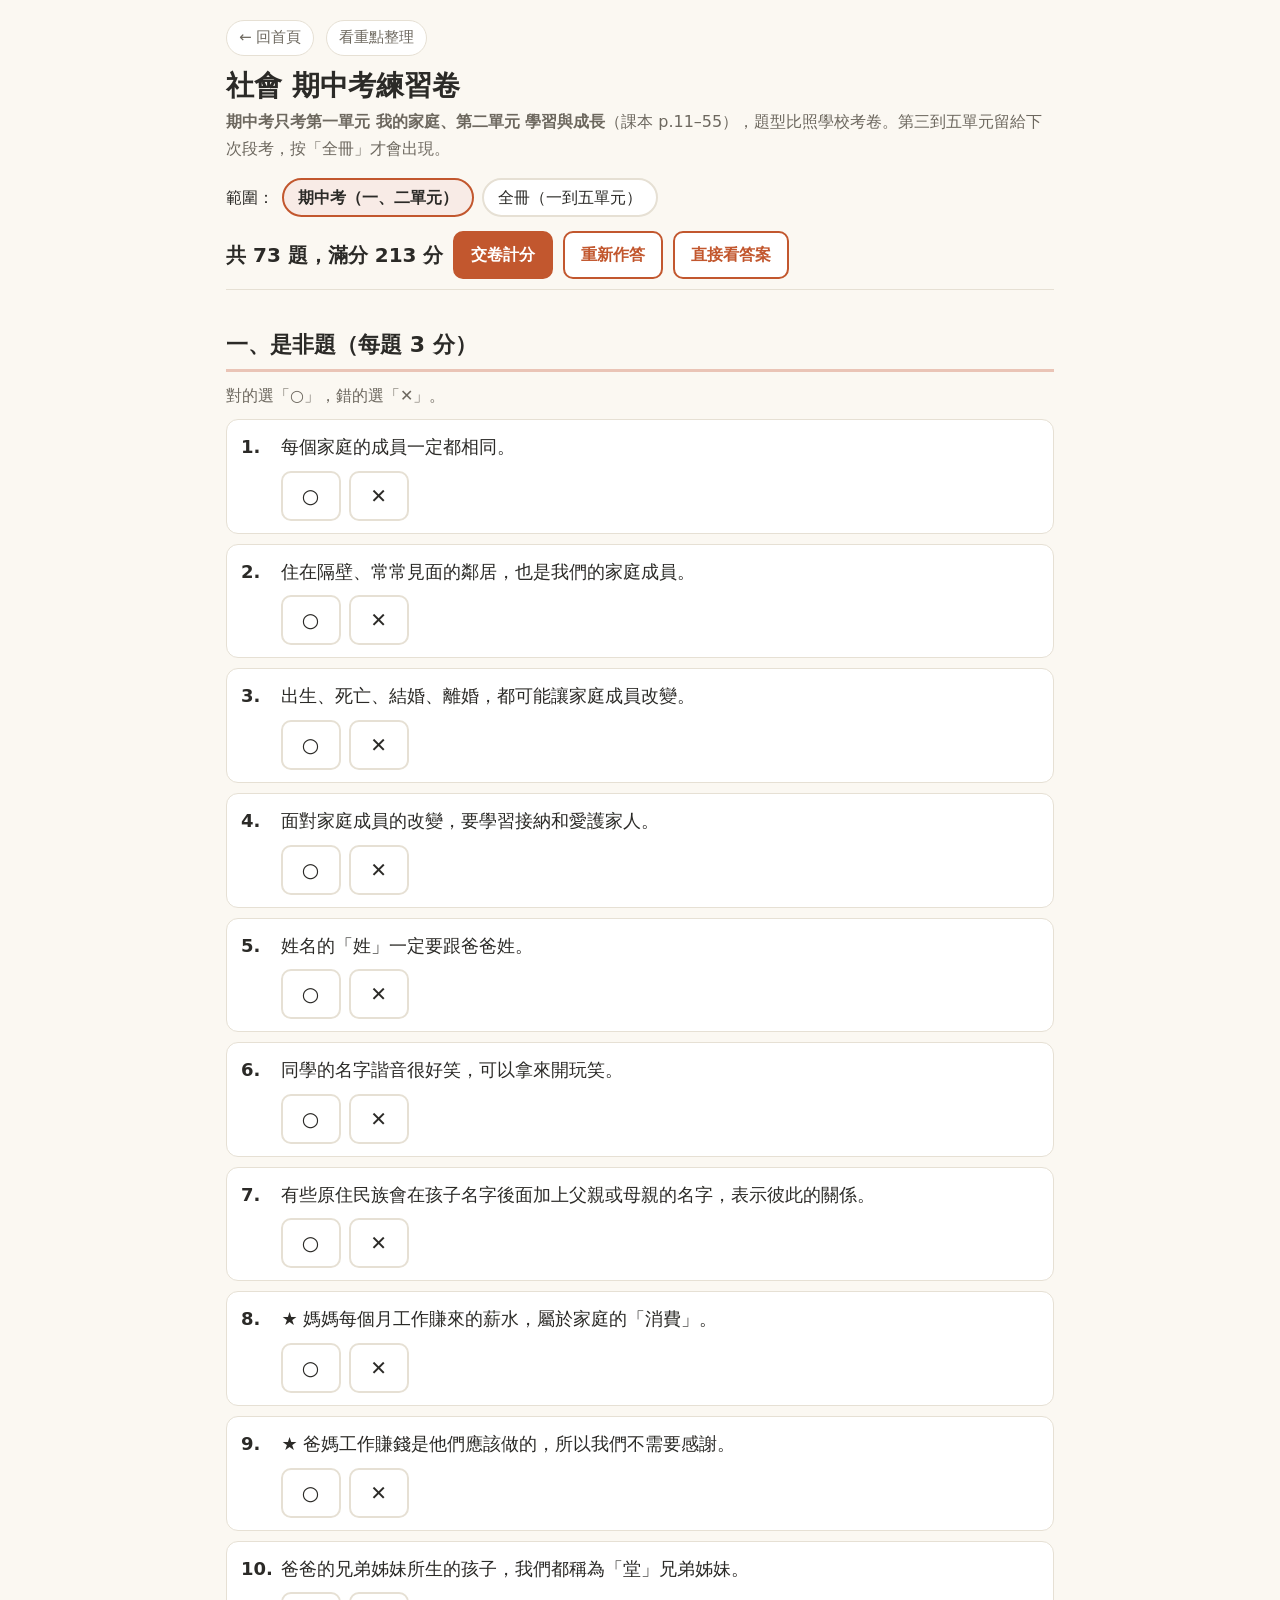
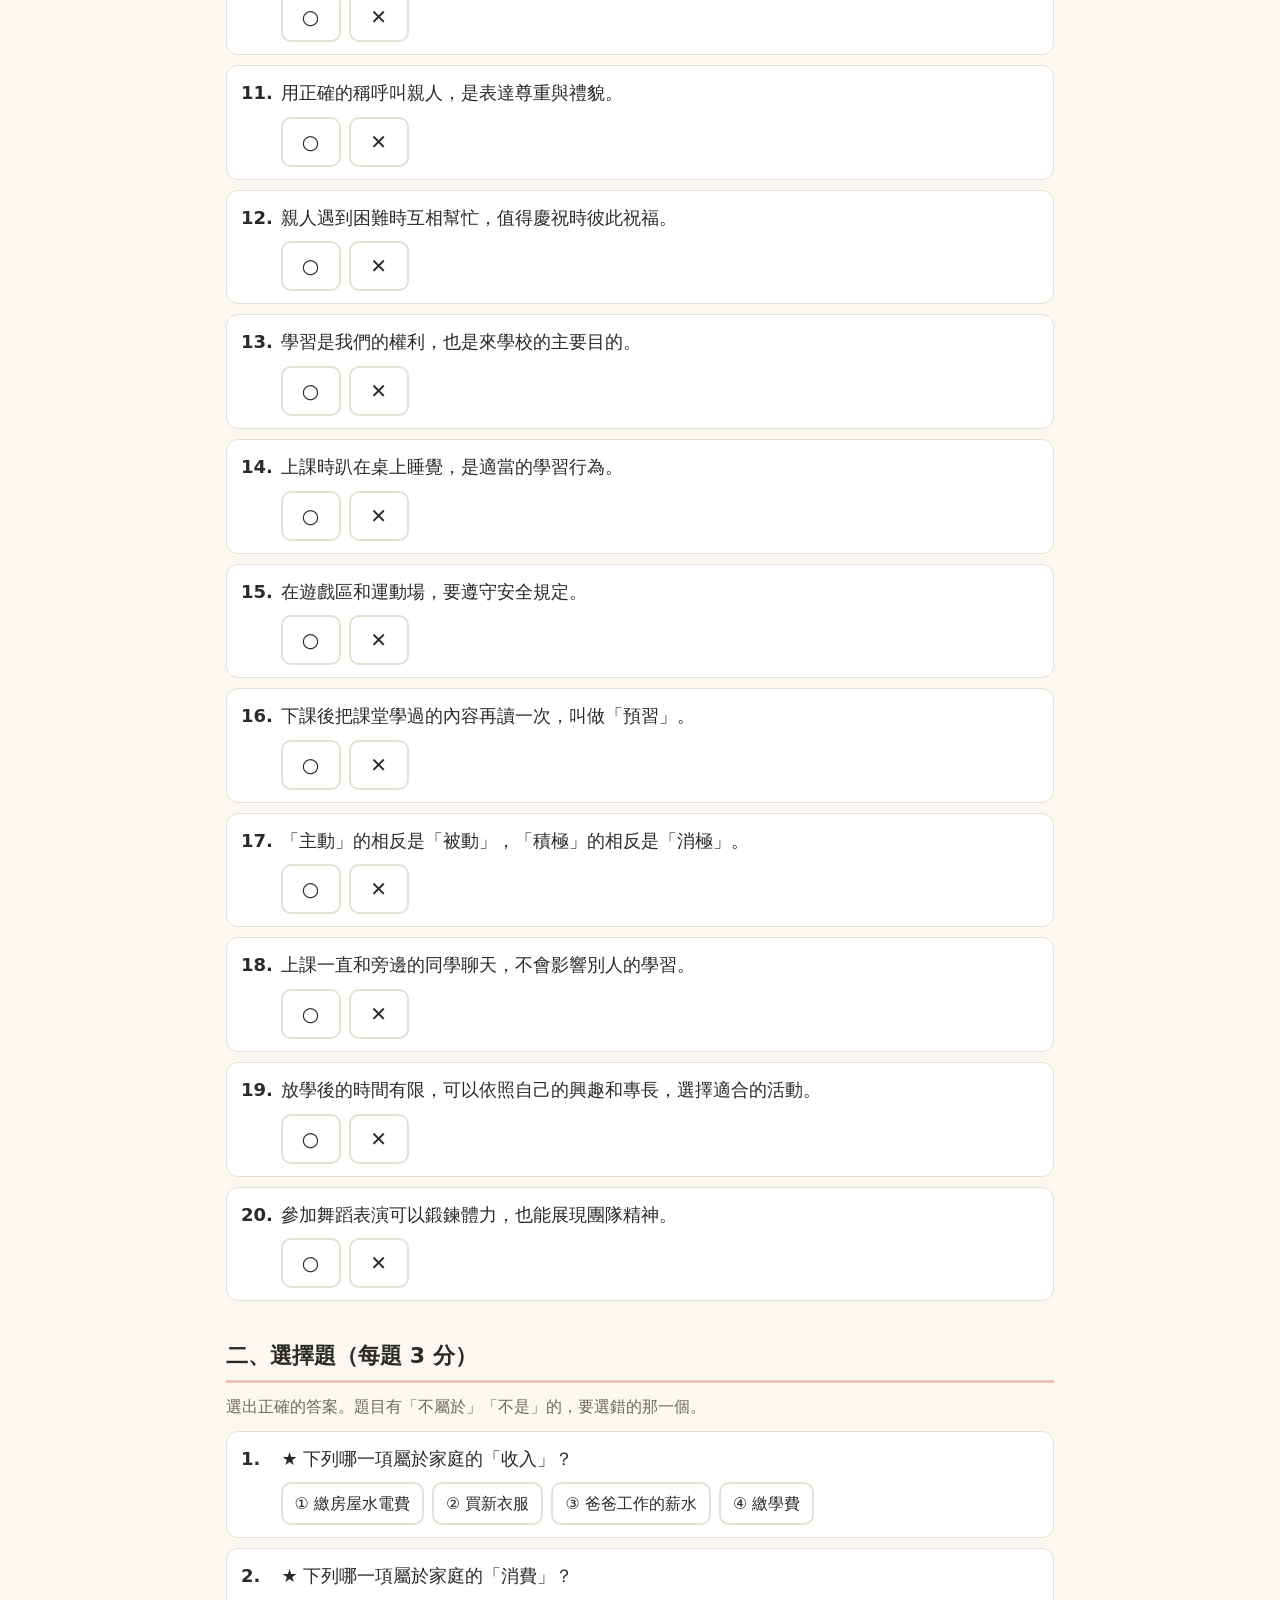
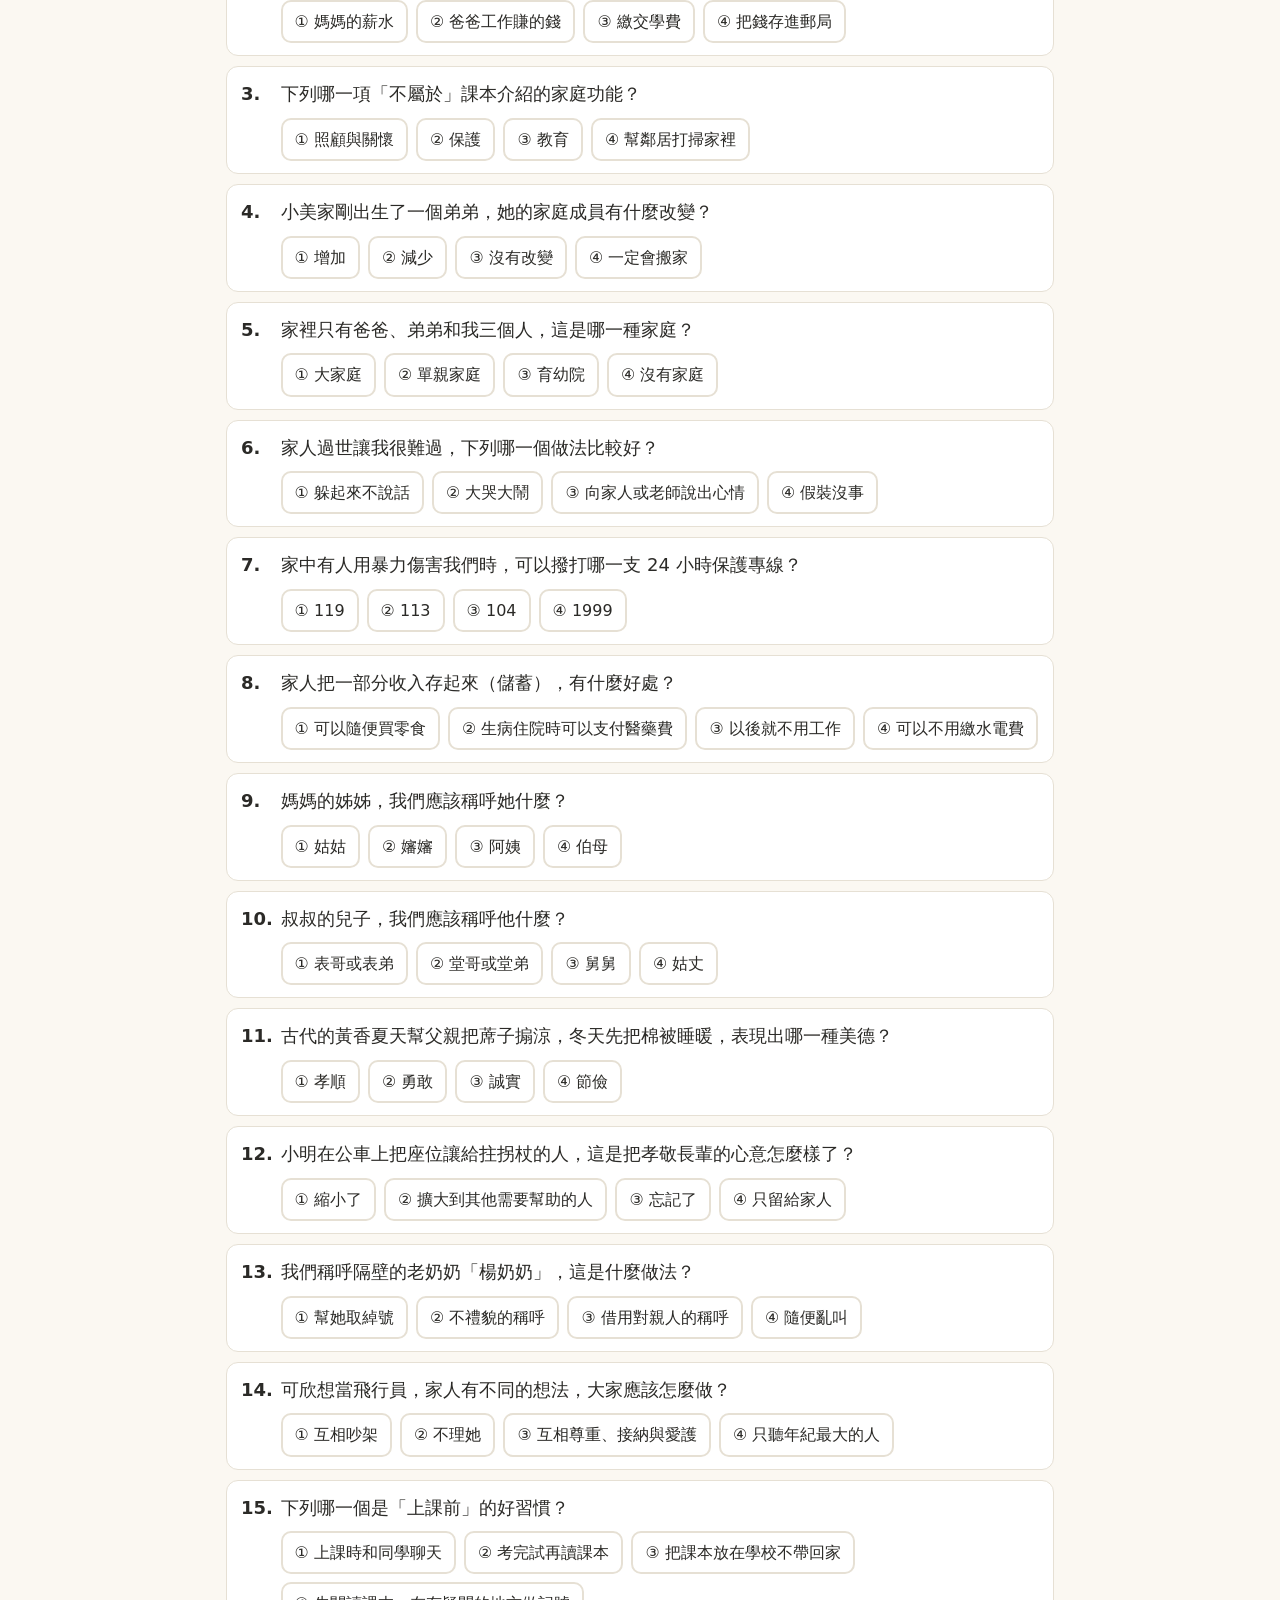
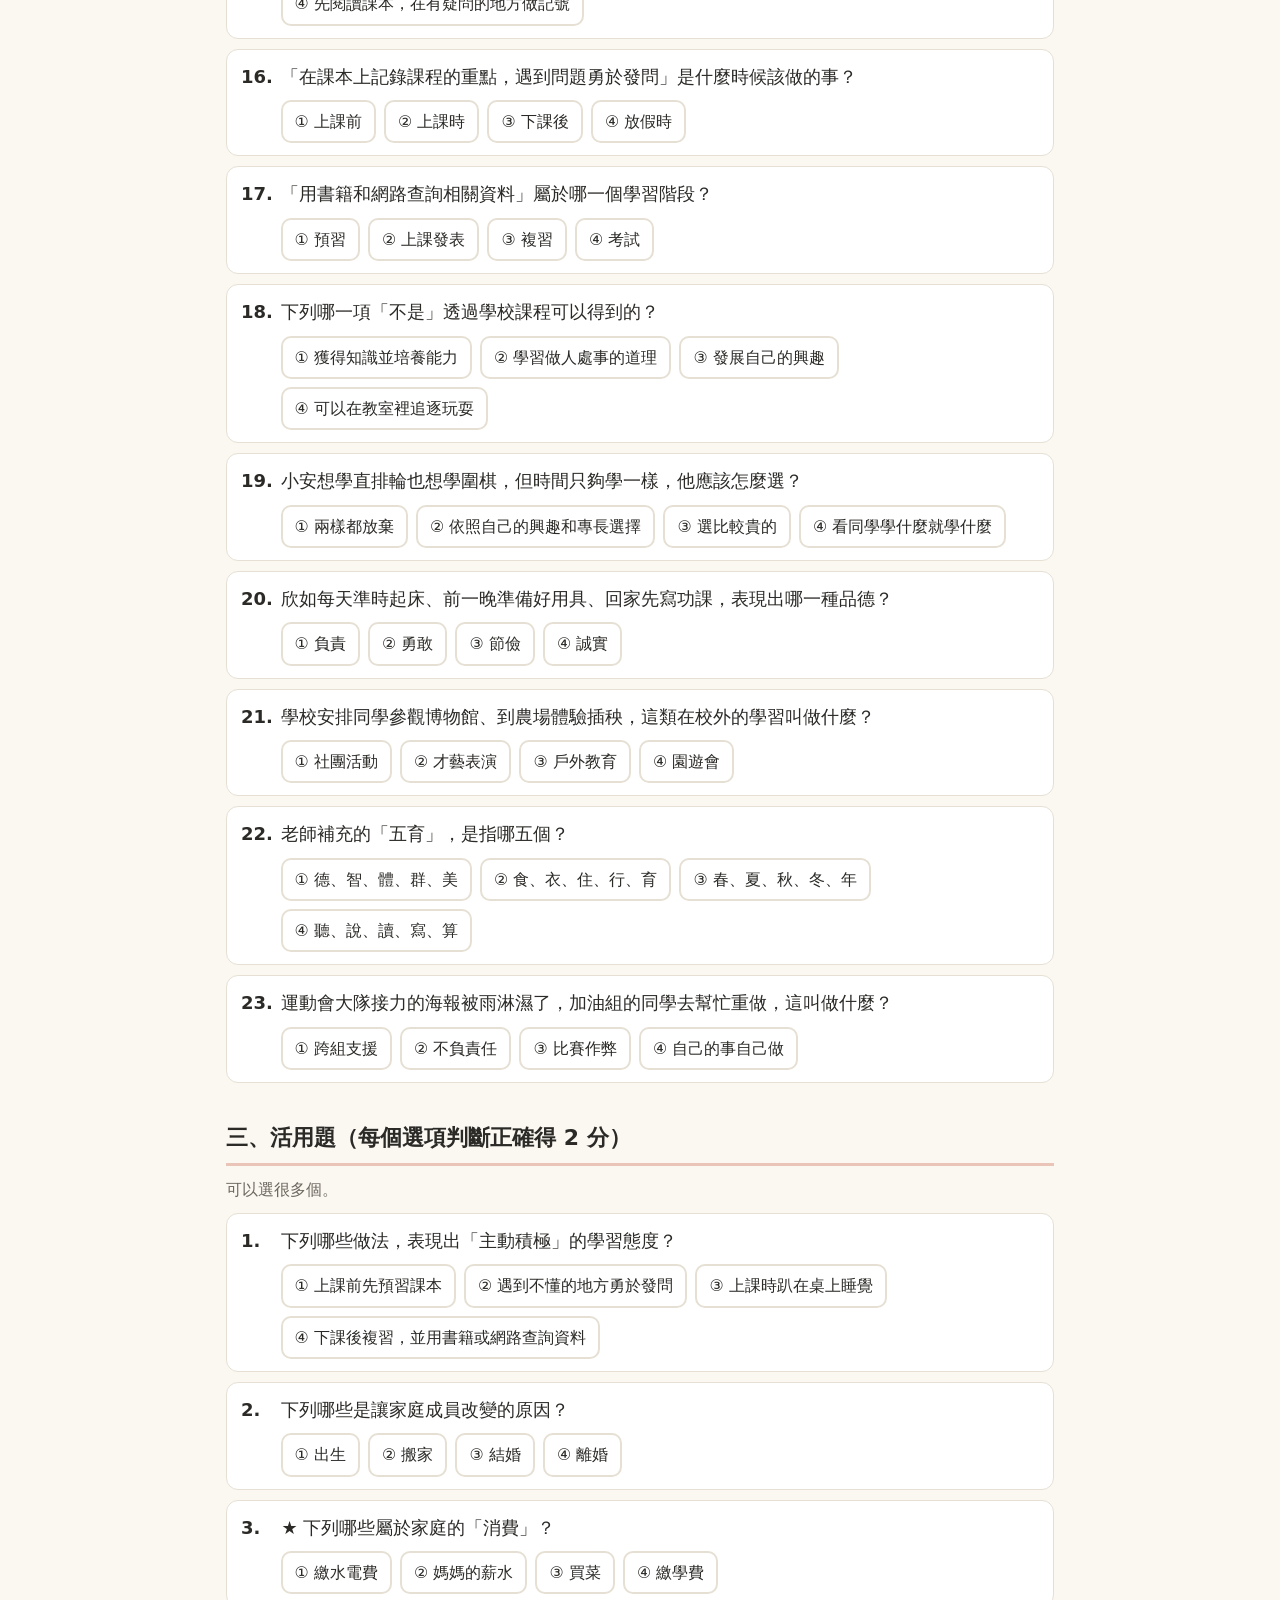
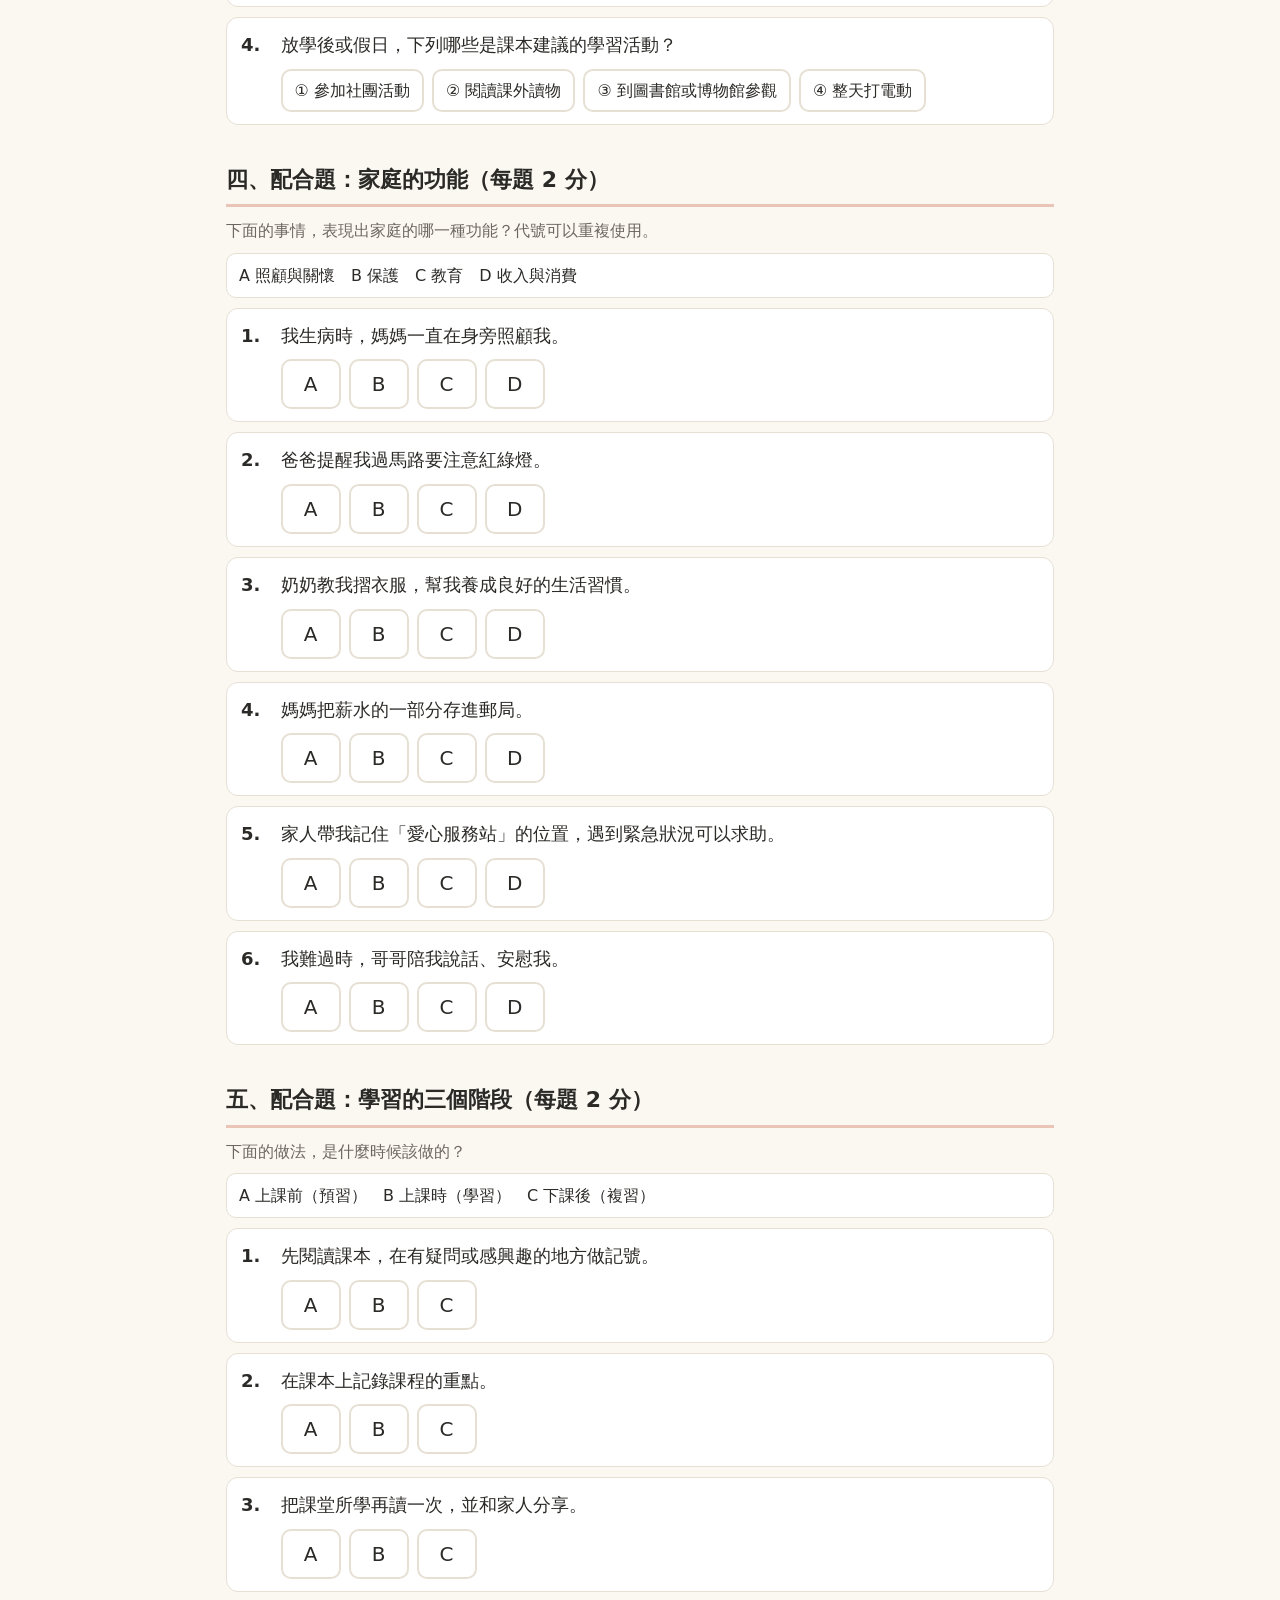
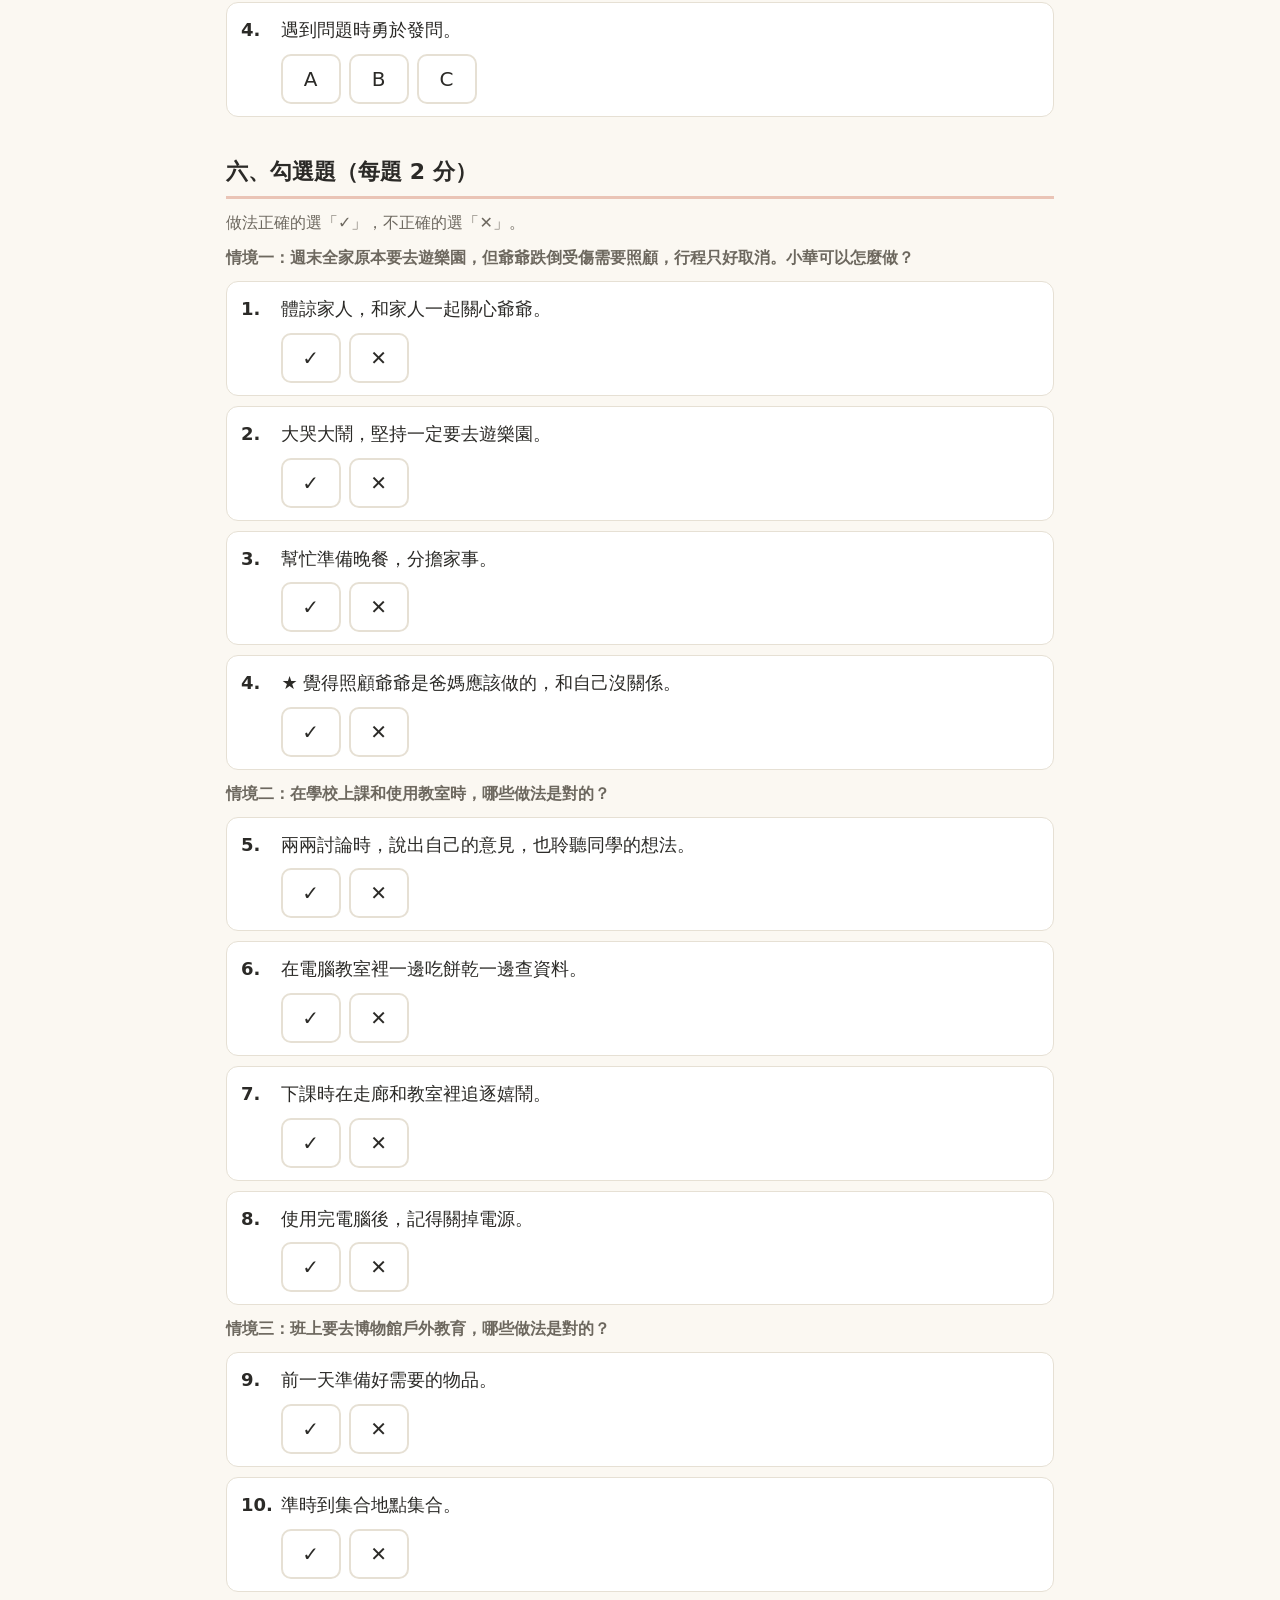
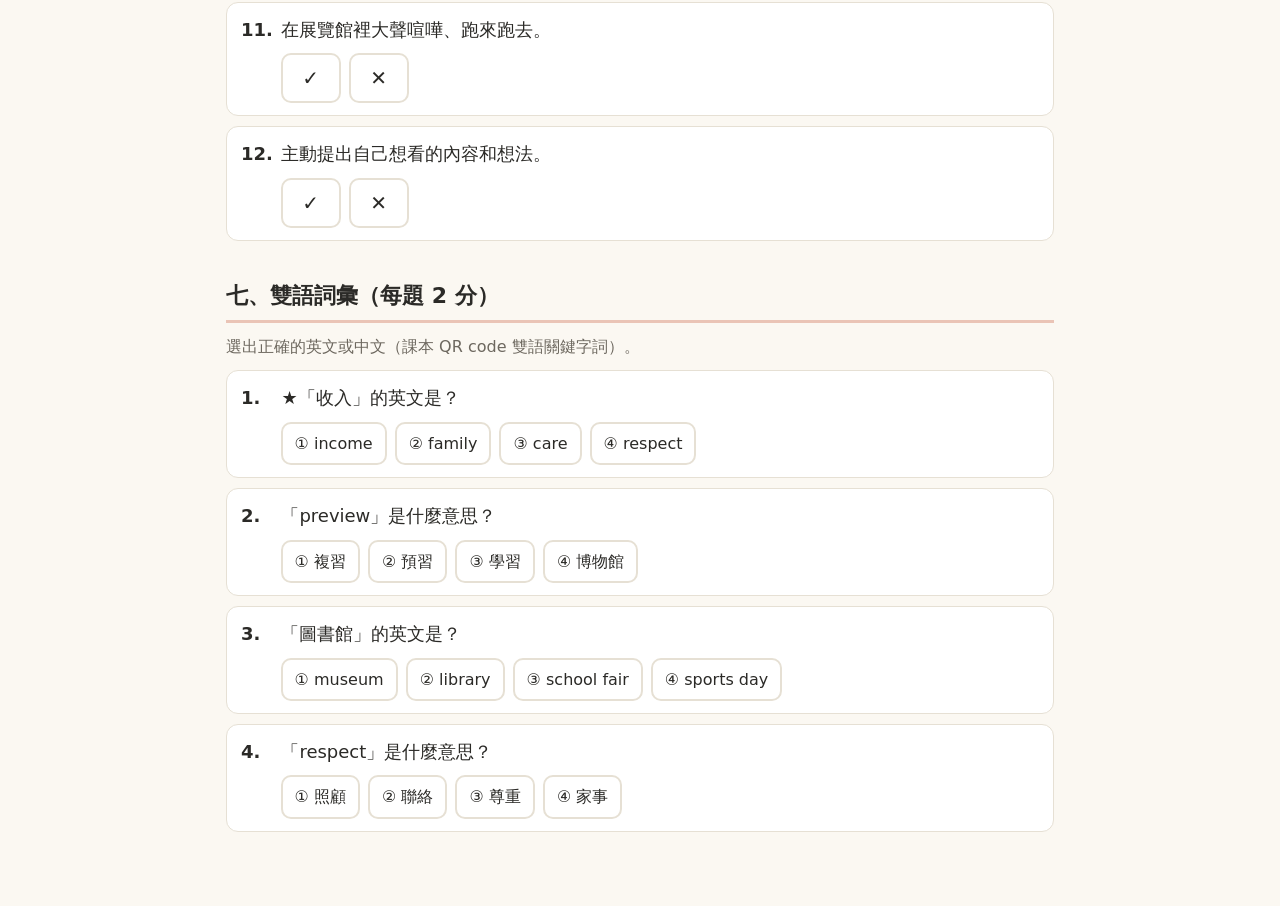
<file: social/quiz.html>
<!doctype html>
<html lang="zh-Hant">
<head>
<meta charset="utf-8">
<meta name="viewport" content="width=device-width, initial-scale=1">
<title>社會 練習卷｜三上期中考</title>
<link rel="stylesheet" href="../assets/style.css">
</head>
<body class="social">
<div class="wrap">
  <header class="top"><a class="home" href="../index.html">← 回首頁</a><a class="home" href="notes.html">看重點整理</a></header>
  <h1>社會 期中考練習卷</h1>
  <p class="sub"><b>期中考只考第一單元 我的家庭、第二單元 學習與成長</b>（課本 p.11–55），題型比照學校考卷。第三到五單元留給下次段考，按「全冊」才會出現。</p>
  <div class="scope" role="group" aria-label="範圍"><span>範圍：</span><button type="button" data-s="12" aria-pressed="true">期中考（一、二單元）</button><button type="button" data-s="all" aria-pressed="false">全冊（一到五單元）</button></div>
  <div class="score-bar">
    <span id="score" class="score"></span>
    <button id="submit" type="button">交卷計分</button>
    <button id="reset" class="ghost" type="button">重新作答</button>
    <button id="answers" class="ghost" type="button">直接看答案</button>
  </div>
  <div id="quiz"></div>
</div>
<script src="quiz-data.js"></script>
<script src="../assets/quiz.js"></script>
</body>
</html>
</file>
<file: assets/style.css>
:root {
  --bg: #fbf8f2;
  --card: #ffffff;
  --ink: #2b2a27;
  --muted: #6d685f;
  --line: #e6e0d4;
  --accent: #c2572e;      /* 社會 */
  --accent-2: #2f7d5b;    /* 自然 */
  --mark: #fff1a8;
  --ok: #2f7d5b;
  --ok-bg: #e5f4e4;
  --bad: #c0392b;
  --bad-bg: #fbebeb;
  --radius: 14px;
}
* { box-sizing: border-box; }
html { -webkit-text-size-adjust: 100%; }
body {
  margin: 0;
  background: var(--bg);
  color: var(--ink);
  font-family: "Noto Sans TC", "PingFang TC", "Microsoft JhengHei", system-ui, sans-serif;
  font-size: 18px;
  line-height: 1.7;
}
.wrap { max-width: 860px; margin: 0 auto; padding: 20px 16px 64px; }
a { color: inherit; }
header.top { display: flex; align-items: center; gap: 12px; flex-wrap: wrap; margin-bottom: 8px; }
header.top a.home { text-decoration: none; font-size: 15px; color: var(--muted); border: 1px solid var(--line); padding: 4px 12px; border-radius: 999px; background: var(--card); }
h1 { font-size: 28px; line-height: 1.3; margin: 12px 0 4px; }
h2 { font-size: 22px; margin: 36px 0 10px; padding-bottom: 6px; border-bottom: 3px solid var(--line); }
h3 { font-size: 19px; margin: 24px 0 6px; }
.sub { color: var(--muted); margin: 0 0 16px; font-size: 16px; }
.social { --theme: var(--accent); }
.science { --theme: var(--accent-2); }
h2 { border-bottom-color: color-mix(in srgb, var(--theme, var(--accent)) 35%, white); }

/* home */
.subjects { display: grid; grid-template-columns: repeat(auto-fit, minmax(260px, 1fr)); gap: 16px; margin-top: 20px; }
.subject { background: var(--card); border: 1px solid var(--line); border-radius: var(--radius); padding: 20px; border-top: 6px solid var(--theme); }
.subject h2 { border: 0; margin: 0 0 4px; padding: 0; font-size: 24px; }
.subject p { margin: 0 0 14px; color: var(--muted); font-size: 16px; }
.btns { display: flex; flex-direction: column; gap: 10px; }
.btn { display: block; text-decoration: none; text-align: center; padding: 12px 14px; border-radius: 10px; font-weight: 700; border: 2px solid var(--theme); color: var(--theme); background: #fff; }
.btn.primary { background: var(--theme); color: #fff; }
.tip { margin-top: 24px; background: var(--card); border: 1px dashed var(--line); border-radius: var(--radius); padding: 14px 16px; font-size: 16px; color: var(--muted); }

/* notes */
.notes table { width: 100%; border-collapse: collapse; margin: 10px 0 14px; font-size: 16px; background: var(--card); }
.notes th, .notes td { border: 1px solid var(--line); padding: 6px 10px; text-align: left; vertical-align: top; }
.notes th { background: color-mix(in srgb, var(--theme) 10%, white); }
.table-scroll { overflow-x: auto; }
.notes ul, .notes ol { padding-left: 1.4em; margin: 6px 0; }
.notes li { margin: 2px 0; }
mark, .hl { background: var(--mark); padding: 0 2px; border-radius: 3px; }
.star { color: var(--bad); font-weight: 700; }
.box { background: var(--card); border: 1px solid var(--line); border-left: 6px solid var(--theme); border-radius: 10px; padding: 10px 14px; margin: 12px 0; }
.box.warn { border-left-color: var(--bad); background: #fffaf8; }
.legend { font-size: 15px; color: var(--muted); }
.toc { display: flex; flex-wrap: wrap; gap: 8px; margin: 8px 0 0; }
.toc a { font-size: 15px; text-decoration: none; padding: 4px 10px; border-radius: 999px; background: var(--card); border: 1px solid var(--line); }

/* quiz */
.score-bar { position: sticky; top: 0; z-index: 5; background: var(--bg); padding: 10px 0; display: flex; gap: 10px; align-items: center; flex-wrap: wrap; border-bottom: 1px solid var(--line); }
.score-bar button { font: inherit; font-size: 16px; font-weight: 700; padding: 8px 16px; border-radius: 10px; border: 2px solid var(--theme); background: var(--theme); color: #fff; cursor: pointer; }
.score-bar button.ghost { background: #fff; color: var(--theme); }
.score { font-size: 20px; font-weight: 700; }
.section-note { color: var(--muted); font-size: 16px; margin: 0 0 8px; }
.shared-opts { background: var(--card); border: 1px solid var(--line); border-radius: 10px; padding: 8px 12px; margin-bottom: 8px; font-size: 16px; }
.q { background: var(--card); border: 1px solid var(--line); border-radius: 12px; padding: 12px 14px; margin: 10px 0; }
.q .stem { display: flex; gap: 8px; }
.q .no { font-weight: 700; min-width: 1.8em; }
.choices { display: flex; flex-wrap: wrap; gap: 8px; margin: 8px 0 0 2.2em; }
.choice { font: inherit; font-size: 16px; padding: 6px 12px; border-radius: 10px; border: 2px solid var(--line); background: #fff; cursor: pointer; text-align: left; color: var(--ink); }
.choice.sel { border-color: var(--theme); background: color-mix(in srgb, var(--theme) 12%, white); font-weight: 700; }
.choice.big { min-width: 3em; text-align: center; font-size: 20px; }
.q.ok { border-color: var(--ok); background: var(--ok-bg); }
.q.bad { border-color: var(--bad); background: var(--bad-bg); }
.feedback { display: none; margin: 8px 0 0 2.2em; font-size: 16px; }
.done .feedback { display: block; }
.feedback .ans { font-weight: 700; }
.q.bad .feedback .ans { color: var(--bad); }
.q.ok .feedback .ans { color: var(--ok); }
.choice.correct { border-color: var(--ok); }
.done .choice { cursor: default; }
.page { color: var(--muted); font-size: 14px; }

/* 範圍切換（期中考 / 全冊） */
.scope { display: flex; flex-wrap: wrap; gap: 8px; align-items: center; margin: 10px 0 4px; font-size: 16px; }
.scope button { font: inherit; border: 2px solid var(--line); background: var(--card); border-radius: 999px; padding: 4px 14px; cursor: pointer; min-height: 38px; color: var(--ink); }
.scope button[aria-pressed="true"] { border-color: var(--theme); background: color-mix(in srgb, var(--theme) 12%, white); font-weight: 700; }
body.s12 .later { display: none !important; }
.unit { font-size: 20px; font-weight: 700; color: var(--theme); border-top: 3px double var(--line); padding-top: 12px; margin-top: 40px; letter-spacing: .06em; }
.tag-later { font-size: 13px; color: var(--muted); border: 1px solid var(--line); border-radius: 999px; padding: 0 8px; margin-left: 6px; vertical-align: 2px; }
figure.fig { margin: 10px 0; background: var(--card); border: 1px solid var(--line); border-radius: 10px; padding: 10px; }
figure.fig svg { width: 100%; height: auto; display: block; }
figure.fig figcaption { font-size: 14px; color: var(--muted); margin-top: 4px; }
.sw { display: inline-block; width: 14px; height: 14px; border-radius: 4px; margin-right: 6px; vertical-align: -2px; border: 1px solid rgba(0,0,0,.15); }

@media (max-width: 520px) {
  body { font-size: 17px; }
  .choices, .feedback { margin-left: 0; }
  h1 { font-size: 24px; }
}
@media print {
  body { background: #fff; font-size: 14px; }
  .score-bar, header.top a.home, .no-print { display: none !important; }
  .q, .box, .subject { break-inside: avoid; }
  .choice { border: 1px solid #999; padding: 2px 8px; }
  .done .feedback { display: block; }
  .wrap { padding: 0; }
}

/* 手繪風格圖 */
figure.sketch { margin: 14px 0 18px; background: #fffdf8; border: 1px solid var(--line); border-radius: var(--radius); padding: 10px 10px 6px; }
figure.sketch svg { display: block; width: 100%; height: auto; }
.sketch-scroll { overflow-x: auto; -webkit-overflow-scrolling: touch; }
figure.sketch figcaption { font-size: 16px; color: var(--muted); padding: 6px 4px 2px; }
@media (max-width: 640px) { figure.sketch svg { min-width: 640px; } }
@media print { figure.sketch { break-inside: avoid; } figure.sketch svg { min-width: 0; } }
.swipe-hint { display: none; margin: 0 0 4px; font-size: 14px; color: var(--muted); text-align: center; }
@media (max-width: 640px) { .swipe-hint { display: block; } }
@media print { .swipe-hint { display: none !important; } }

/* 色鉛筆插圖海報 */
figure.poster { margin: 16px auto 20px; max-width: 640px; text-align: center; }
figure.poster img { display: block; width: 100%; height: auto; border-radius: 12px; border: 1px solid var(--line); box-shadow: 0 2px 10px rgba(80, 60, 30, .12); background: #f6efe2; }
figure.poster figcaption { text-align: left; font-size: 16px; color: var(--muted); padding: 8px 4px 0; }
.zoom-hint { color: var(--muted); font-size: 14px; }
@media print { figure.poster { break-inside: avoid; max-width: 100%; } .zoom-hint { display: none; } }

/* 分段插圖與總複習 */
figure.panel { margin: 14px auto 18px; max-width: 460px; }
figure.panel.wide { max-width: 720px; }
figure.panel img { display: block; width: 100%; height: auto; border-radius: 12px; border: 1px solid var(--line); background: #fbf6ec; }
figure.panel figcaption { font-size: 16px; color: var(--muted); padding: 6px 4px 0; }
.poster-grid { display: grid; grid-template-columns: repeat(auto-fit, minmax(300px, 1fr)); gap: 14px; }
.poster-grid figure.poster { margin: 0; max-width: none; }
figure.poster.summary { max-width: 560px; }
@media print { figure.panel { break-inside: avoid; } .poster-grid { display: block; } }
</file>
